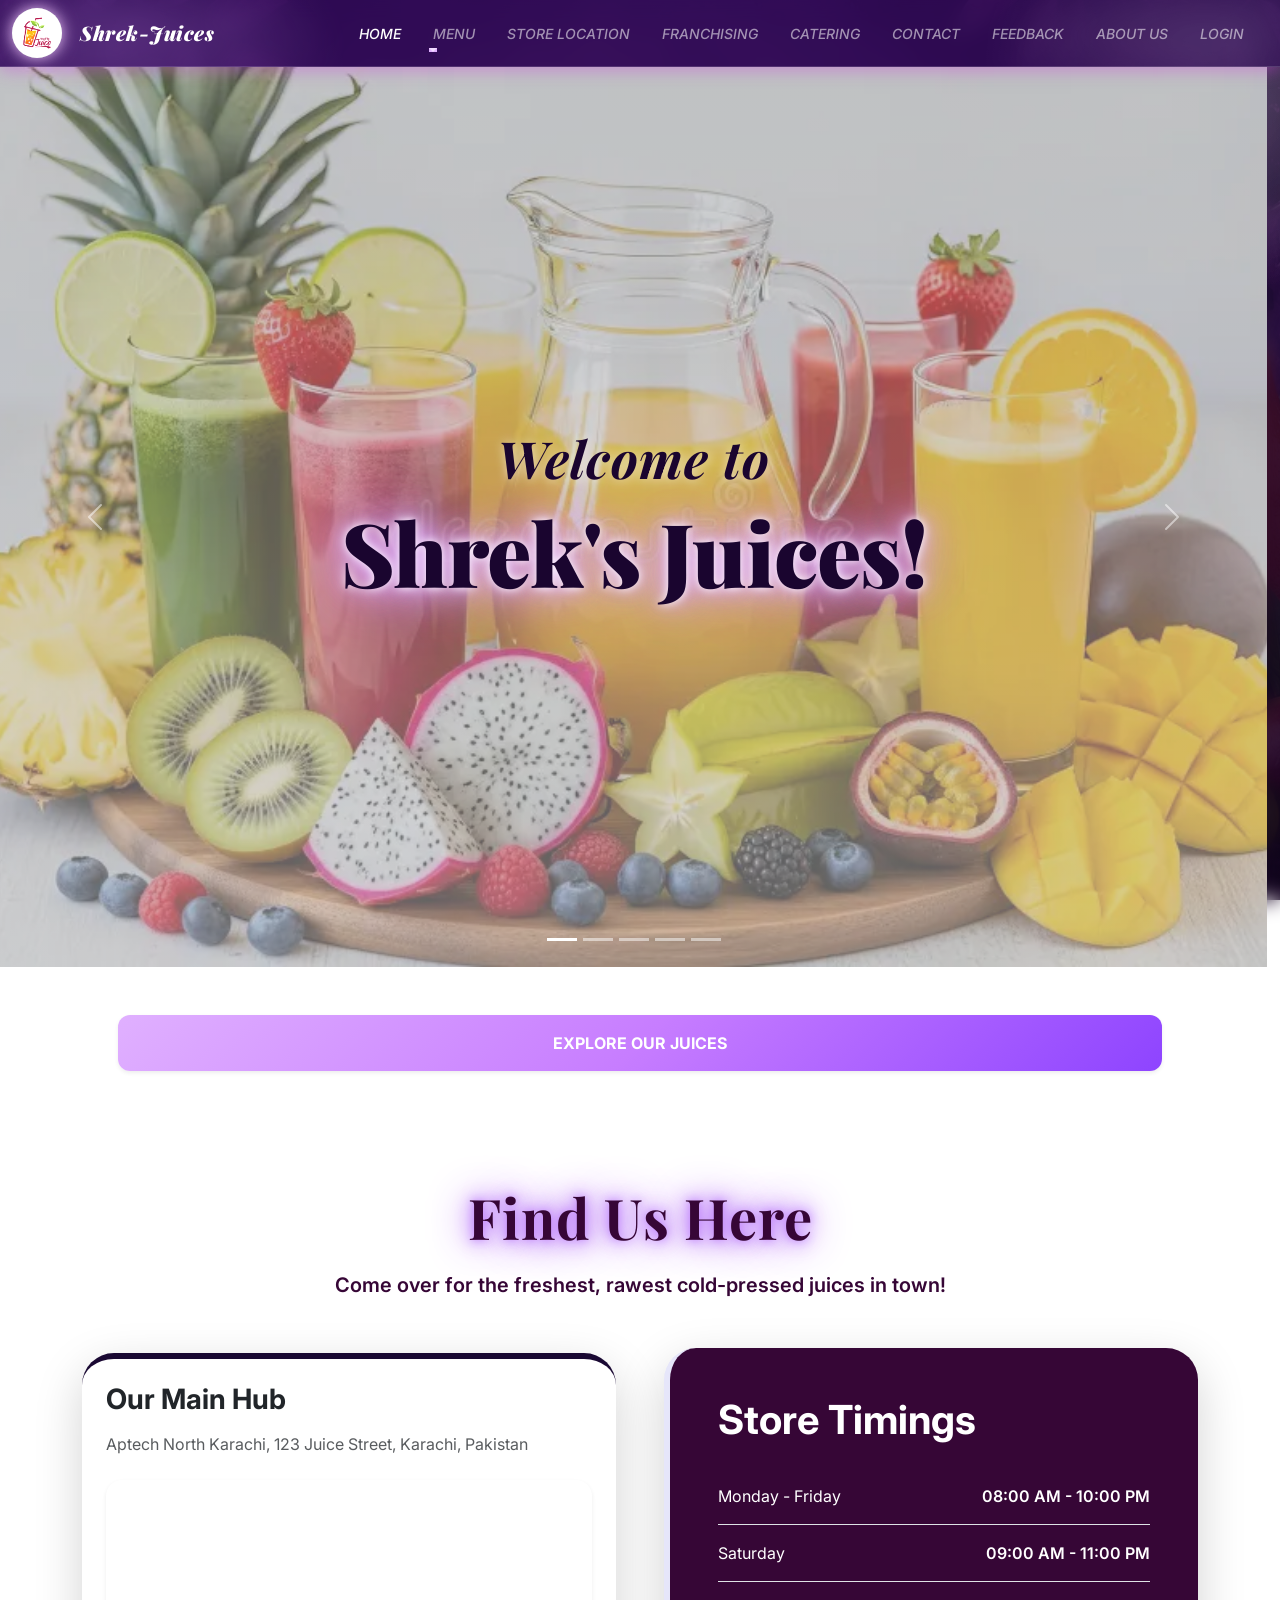
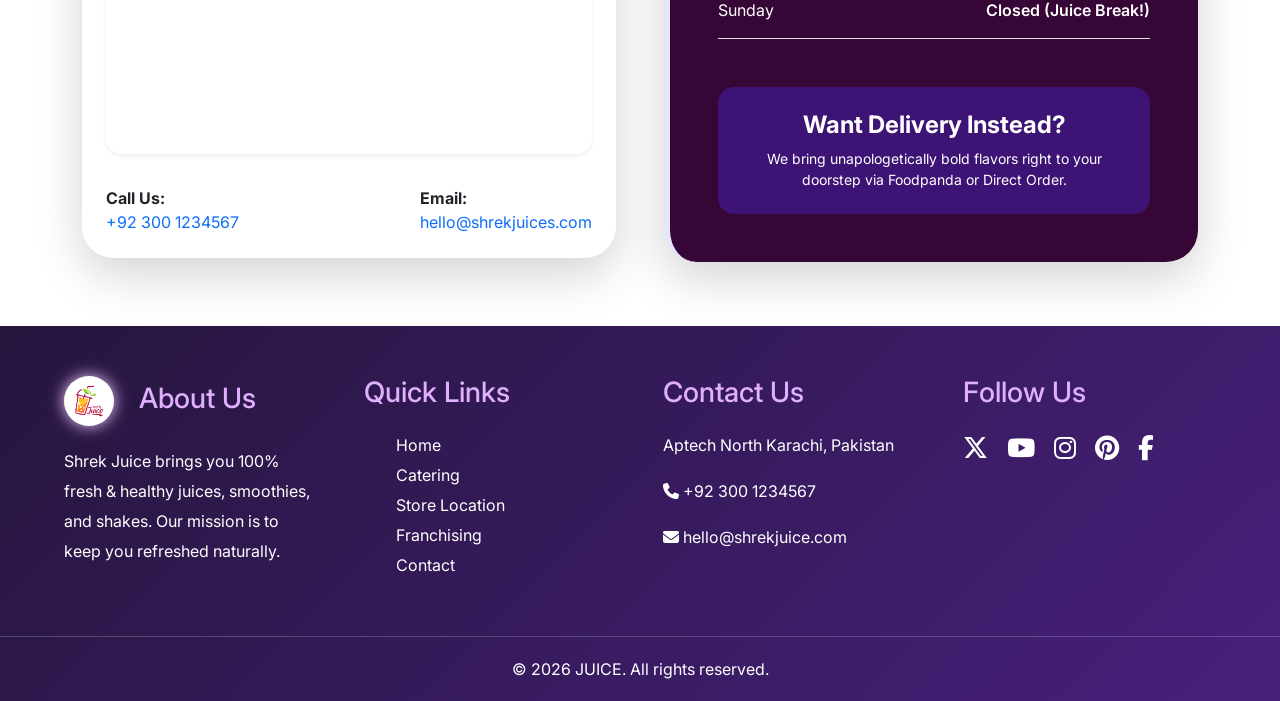
<file: index.html>
<!doctype html>
<html lang="en">

<head>
    <meta charset="utf-8">
    <meta name="viewport" content="width=device-width, initial-scale=1">
    
    <!-- Primary SEO Meta Tags -->
    <title>Shrek Juice Centre | Premium Fresh Juices & Event Catering</title>
    <meta name="description" content="Discover Shrek Juice Centre. We serve a massive variety of fresh, exotic, and signature juices. Providing premium juice bar catering services for weddings, corporate shows, and private events.">
    <meta name="keywords" content="Shrek Juice Centre, fresh juice corner, premium juice bar, wedding catering service, party drinks catering, live juice counter, corporate event shows, exotic fruit shakes">
    <meta name="robots" content="index, follow">
    <meta name="author" content="Shrek Juice Centre">

    <!-- Open Graph / Facebook / WhatsApp (Controls how the link looks when shared) -->
    <meta property="og:type" content="website">
    <meta property="og:url" content="https://shrek-juice.com/">
    <meta property="og:title" content="Shrek Juice Centre | Fresh Juices & Event Catering">
    <meta property="og:description" content="Famous for our incredible variety of fresh juices and premium live-counter catering for weddings and shows. Taste the freshness!">
    <meta property="og:image" content="https://shrek-juice.com/material/shrek-juice.jpg">

    <!-- Twitter Meta Tags -->
    <meta property="twitter:card" content="summary_large_image">
    <meta property="twitter:url" content="https://shrek-juice.com/">
    <meta property="twitter:title" content="Shrek Juice Centre | Fresh Juices & Event Catering">
    <meta property="twitter:description" content="Famous for our incredible variety of fresh juices and premium live-counter catering for weddings and shows.">
    <meta property="twitter:image" content="https://shrek-juice.com/material/shrek-juice.jpg">

    <!-- Font Awesome Icon CDN -->
    <link href="https://cdnjs.cloudflare.com/ajax/libs/font-awesome/6.5.1/css/all.min.css" rel="stylesheet">

    <!-- Shortcut Icon -->
    <link rel="shortcut icon" href="material/shrek-juice.jpg" type="image/x-icon">

    <!-- Bootstrap 5 CSS CDN Link -->
    <link href="https://cdn.jsdelivr.net/npm/bootstrap@5.3.3/dist/css/bootstrap.min.css" rel="stylesheet">

    <!-- Google Font Links -->
    <link href="https://fonts.googleapis.com/css2?family=Luckiest+Guy&display=swap" rel="stylesheet">
    <link href="https://fonts.googleapis.com/css2?family=Playfair+Display:ital,wght@0,700;0,900;1,700&family=Inter:wght@500&display=swap" rel="stylesheet">

    <!-- External Custom CSS Link -->
    <link rel="stylesheet" href="style.css">

    <!-- JSON Schema -->
     <script type="application/ld+json">
                           {
  "@context": "https://schema.org",
  "@type": "SoftwareSourceCode",
  "name": "Shrek-juice",
  "description": "A GitHub repository by Bushra-Amir. explore the codebase, architecture, and deployment configurations for the Shrek-juice project.",
  "url": "https://github.com/Bushra-Amir/Shrek-juice",
  "codeRepository": "https://github.com/Bushra-Amir/Shrek-juice.git",
  "programmingLanguage": [
    "JavaScript",
    "HTML",
    "CSS"
  ],
  "runtimePlatform": "Node.js",
  "author": {
    "@type": "Person",
    "name": "Bushra Amir",
    "url": "https://github.com/Bushra-Amir"
  },
  "publisher": {
    "@type": "ProfilePage",
    "name": "GitHub",
    "url": "https://github.com"
  },
  "license": "https://opensource.org/licenses/MIT",
  "isAccessibleForFree": true
}                                                                 
</script>
</head>

<body>
    <!--Navbar-->
    <nav class="navbar navbar-expand-lg navbar-dark bg-dark sticky-top">
        <div class="container-fluid">
            <img class="logo" src="material/shrek-juice.jpg" alt="Logo_juice">
            <a class="navbar-brand" href="index.html"> Shrek-Juices</a>
            <button class="navbar-toggler" type="button" data-bs-toggle="collapse" data-bs-target="#navbarNav"
                aria-controls="navbarNav" aria-expanded="false">
                <span class="navbar-toggler-icon"></span>
            </button>
            <div class="collapse navbar-collapse" id="navbarNav">
                <ul class="navbar-nav ms-auto mb-2 mb-lg-0 text-uppercase small">
                    <li class="nav-item">
                        <a class="nav-link active" aria-current="page" href="index.html">Home</a>
                    </li>

                    <li class="nav-item dropdown">
                        <a class="nav-link dropdown-toggle" href="#" role="button" data-bs-toggle="dropdown"
                            aria-expanded="false">
                            Menu
                        </a>
                        <ul class="dropdown-menu">
                            <li><a class="dropdown-item" href="fruit-categ.html">Fruit juices</a></li>
                            <li><a class="dropdown-item" href="vege-categ.html">Vegetable juices</a></li>
                            <li><a class="dropdown-item" href="smoothie-categ.html">Smoothies</a></li>
                            <li><a class="dropdown-item" href="protein-categ.html">Protein Shakes</a></li>
                            <li><a class="dropdown-item" href="winter.html">Winter Menu</a></li>
                            <li><a class="dropdown-item" href="chocolate-categ.html">Chocolate juices</a></li>
                            <li><a class="dropdown-item" href="mocktails-categ.html">Mocktails</a></li>
                        </ul>
                    </li>
                    <li class="nav-item">
                        <!-- Connecting directly to the Location section below -->
                        <a class="nav-link" href="index.html#Store-Location">Store Location</a>
                    </li>
                    <li class="nav-item">
                        <a class="nav-link" href="catering-franchising.html">Franchising</a>
                    </li>
                    <li class="nav-item">
                        <a class="nav-link" href="catering-franchising.html">Catering</a>
                    </li>
                    <li class="nav-item">
                        <a class="nav-link" href="contact.html">Contact</a>
                    </li>
                    <li class="nav-item">
                        <a class="nav-link" href="feedback.html">Feedback</a>
                    </li>
                    <li class="nav-item">
                        <!-- Connecting directly to About Us page -->
                        <a class="nav-link" href="About-us.html">About us</a>
                    </li>

                    <li class="nav-item">
                        <a class="nav-link" href="login.html">Login</a>
                    </li>
                </ul>
            </div>
        </div>
    </nav>

    <!--Hero-Section-->
    <section id="home">
        <div id="carouselExample" class="carousel slide" data-bs-ride="carousel"
            style="height: 100vh; width: 99vw; overflow: hidden;">
            <div class="carousel-indicators">
                <button type="button" data-bs-target="#carouselExample" data-bs-slide-to="0" class="active"
                    aria-current="true" aria-label="Slide 1"></button>
                <button type="button" data-bs-target="#carouselExample" data-bs-slide-to="1"
                    aria-label="Slide 2"></button>
                <button type="button" data-bs-target="#carouselExample" data-bs-slide-to="2"
                    aria-label="Slide 3"></button>
                <button type="button" data-bs-target="#carouselExample" data-bs-slide-to="3"
                    aria-label="Slide 4"></button>
                <button type="button" data-bs-target="#carouselExample" data-bs-slide-to="4"
                    aria-label="Slide 5"></button>
            </div>

            <div class="carousel-inner vh-100">
                <!-- Slide 1: Welcome -->
                <div class="carousel-item active" style="height: 100vh;">
                    <img src="material/assorted-fresh-tropical-fruit-juices-slices-arranged-wooden-board-healthy-breakfast-vibrant-colorful-collection-449753382 (1).webp"
                        class="d-block w-100" alt="Premium Purple Mocktail"
                        style="height: 100vh; object-fit: cover; object-position: center; filter: brightness(75%);">
                    <div
                        class=" carousel-caption-custom position-absolute top-50 start-50 translate-middle text-center w-100">
                        <h1 class="hero-main-heading">
                            <span class="animated-line-1">Welcome to</span>
                            <span class="animated-line-2">Shrek's Juices!</span>
                        </h1>
                    </div>
                </div>

                <!-- Slide 2: Chocolate Shakes -->
                <div class="carousel-item" style="height: 100vh; position: relative;">
                    <img src="material/royal-chocolate-shake.jpg" class="d-block w-100" alt="Gourmet Chocolate Shake"
                        style="height: 100vh; object-fit: cover; object-position: center; filter: brightness(75%);">
                    <div
                        class=" carousel-caption-custom position-absolute top-50 start-50 translate-middle text-center w-100">
                        <h1 class="hero-main-heading">
                            <span class="animated-line-1">Indulge In Our</span>
                            <span class="animated-line-2">Chocolate Shakes</span>
                        </h1>
                    </div>
                </div>

                <!-- Slide 3: Smoothies -->
                <div class="carousel-item" style="height: 100vh; position: relative;">
                    <img src="material/beetroot juice.jpg" class="d-block w-100" alt="Fresh Vibrant Smoothie"
                        style="height: 100vh; object-fit: cover; object-position: center; filter: brightness(75%);">
                    <div
                        class="carousel-caption-custom position-absolute top-50 start-50 translate-middle text-center w-100">
                        <h1 class="hero-main-heading">
                            <span class="animated-line-1">Sip The Finest</span>
                            <span class="animated-line-2">Smoothies</span>
                        </h1>
                    </div>
                </div>

                <!-- Slide 4: Fresh & Pure -->
                <div class="carousel-item" style="height: 100vh; position: relative;">
                    <img src="material/360_F_320502828_Z6gjUxZpvbBZ3CWGOVJWFLg9A0FlvheL.jpg" class="d-block w-100"
                        alt="Cold Pressed Beetroot Juice"
                        style="height: 100vh; object-fit: cover; object-position: center; filter: brightness(75%);">
                    <div
                        class="carousel-caption-custom position-absolute top-50 start-50 translate-middle text-center w-100">
                        <h1 class="hero-main-heading">
                            <span class="animated-line-1">100% Organic</span>
                            <span class="animated-line-2">Fresh & Pure</span>
                        </h1>
                    </div>
                </div>

                <!-- Slide 5: Healthy Vibes -->
                <div class="carousel-item" style="height: 100vh; position: relative;">
                    <img src="material/summer-cocktails-drinks-classic-alcoholic-260nw-2262764399.webp"
                        class="d-block w-100" alt="Healthy Strawberry Mix"
                        style="height: 100vh; object-fit: cover; object-position: center; filter: brightness(75%);">
                    <div class=" position-absolute top-50 start-50 translate-middle text-center w-100">
                        <h1 class="hero-main-heading">
                            <span class="animated-line-1">Feel Good With</span>
                            <span class="animated-line-2">Healthy Vibes</span>
                        </h1>
                    </div>
                </div>
            </div>

            <button class="carousel-control-prev" type="button" data-bs-target="#carouselExample" data-bs-slide="prev">
                <span class="carousel-control-prev-icon" aria-hidden="true"></span>
                <span class="visually-hidden">Previous</span>
            </button>
            <button class="carousel-control-next" type="button" data-bs-target="#carouselExample" data-bs-slide="next">
                <span class="carousel-control-next-icon" aria-hidden="true"></span>
                <span class="visually-hidden">Next</span>
            </button>
        </div>
    </section>


    <div class="container p-5 text-center align-content-center" id="category">
        <button id="openLampMenu" class="btn btn-lg btn-brand-primary rounded-pill px-4 py-3 fw-bold shadow-sm">
            Explore our Juices
        </button>
    </div>


    <div id="lampOverlay" class="lamp-overlay d-none">

        <div class="lamp-container">
            <div class="lamp-cord"></div>
            <div class="lamp-head"></div>
            <div class="light-beam"></div>
        </div>

        <button type="button" id="closeLampMenu" class="lamp-close-btn">&times;</button>

        <div class="lamp-content-wrapper container">
            <div class="text-center mb-5 content-fade-in">
                <h2 class="fw-bold fs-1 text-uppercase"
                    style="color: #fff; font-family: 'Playfair Display', serif; text-shadow: 0 0 10px rgba(255,255,255,0.5);">
                    Our Liquid Menu</h2>
                <p class="text-white-50">Select a category below to explore our fresh, wild, and raw signature blends.
                </p>
            </div>

            <div class="row g-4 justify-content-center content-fade-in">
                <div class="col-12 col-md-6 col-lg-4">
                    <div class="menu-category-card card h-100 text-white">
                        <div class="menu-card-img-wrapper">
                            <img src="material/orange juice.jpg" class="menu-card-img" alt="Fruit Juices">
                        </div>
                        <div class="card-body p-3 d-flex justify-content-between align-items-center">
                            <h5 class="card-title mb-0 fw-bold">Fruit Juices</h5>
                            <a href="fruit-categ.html" class="btn btn-sm btn-brand-primary rounded-pill px-3">View</a>
                        </div>
                    </div>
                </div>

                <div class="col-12 col-md-6 col-lg-4">
                    <div class="menu-category-card card h-100 text-white">
                        <div class="menu-card-img-wrapper">
                            <img src="material/glass-of-beetroot-juice-with-fresh-beetroots-and-greens-on-wooden-table-photo.jpg"
                                class="menu-card-img" alt="Vegetable Juices">
                        </div>
                        <div class="card-body p-3 d-flex justify-content-between align-items-center">
                            <h5 class="card-title mb-0 fw-bold">Vegetable Juices</h5>
                            <a href="vege-categ.html" class="btn btn-sm btn-brand-primary rounded-pill px-3">View</a>
                        </div>
                    </div>
                </div>

                <div class="col-12 col-md-6 col-lg-4">
                    <div class="menu-category-card card h-100 text-white">
                        <div class="menu-card-img-wrapper">
                            <img src="material/istockphoto-1126893721-612x612.jpg" class="menu-card-img chocolate-img"
                                alt="Chocolate Shakes">
                        </div>
                        <div class="card-body p-3 d-flex justify-content-between align-items-center">
                            <h5 class="card-title mb-0 fw-bold">Chocolate Shakes</h5>
                            <a href="chocolate-categ.html"
                                class="btn btn-sm btn-brand-primary rounded-pill px-3">View</a>
                        </div>
                    </div>
                </div>

                <div class="col-12 col-md-6 col-lg-4">
                    <div class="menu-category-card card h-100 text-white">
                        <div class="menu-card-img-wrapper">
                            <img src="material/royal-lemonade-alcoholic-cocktail-drink-260nw-2327977281.webp"
                                class="menu-card-img" alt="Mocktails">
                        </div>
                        <div class="card-body p-3 d-flex justify-content-between align-items-center">
                            <h5 class="card-title mb-0 fw-bold">Mocktails</h5>
                            <a href="mocktails-categ.html"
                                class="btn btn-sm btn-brand-primary rounded-pill px-3">View</a>
                        </div>
                    </div>
                </div>

                <div class="col-12 col-md-6 col-lg-4">
                    <div class="menu-category-card card h-100 text-white">
                        <div class="menu-card-img-wrapper">
                            <img src="material/strawberry-and-banana-smoothie-floating-on-black-background-photo.jpg"
                                class="menu-card-img" alt="Smoothies">
                        </div>
                        <div class="card-body p-3 d-flex justify-content-between align-items-center">
                            <h5 class="card-title mb-0 fw-bold">Smoothies</h5>
                            <a href="smoothie-categ.html"
                                class="btn btn-sm btn-brand-primary rounded-pill px-3">View</a>
                        </div>
                    </div>
                </div>
            </div>
        </div>
    </div>





    <!--Location Section (Linked with id)-->
    <main id="location-section" class="py-5 location-main-bg">
        <div class="container py-3">

            <!-- Find Us Text Block -->
            <div class="text-center mb-5 location-text-wrapper" id="Store-Location">
                <h1 class="display-4 fw-bold location-main-title">Find Us Here</h1>
                <p class="fs-5 text-lavender-sub">Come over for the freshest, rawest cold-pressed juices in town!</p>
            </div>

            <!-- Content Row for Cards -->
            <div class="row g-5 align-items-center">

                <!-- Left Column: Map & Address Details -->
                <div class="col-lg-6">
                    <div class="p-4 rounded-5 shadow-lg location-card-premium">
                        <h2 class="h3 fw-bold mb-3 card-title-purple">Our Main Hub</h2>
                        <p class="text-muted mb-4">Aptech North Karachi, 123 Juice Street, Karachi, Pakistan</p>

                        <!-- Google Map Embed -->
                        <div class="ratio ratio-16x9 rounded-4 overflow-hidden shadow-sm mb-4">
                            <iframe src="https://www.google.com/maps/embed?pb=!1m18!1m12!1m3!1d115729.09415501721!2d66.93342776250002!3d24.981958100000003!2m3!1f0!2f0!3f0!3m2!1i1024!2i768!4f13.1!3m3!1m2!1s0x3eb340e584b891c3%3A0x29b2cbc198ba2dbd!2sAptech%20Computer%20Education%20North%20Karachi%20Center!5e0!3m2!1sen!2s!4v1782255412918!5m2!1sen!2s" width="600" height="450" style="border:0;" allowfullscreen="" loading="lazy"></iframe>
                        </div>

                        <div class="d-flex justify-content-between align-items-center flex-wrap gap-2 pt-2">
                            <div>
                                <span class="fw-bold d-block card-label-purple">Call Us:</span>
                                <a href="tel:+923001234567" class="text-decoration-none contact-link-purple">+92 300
                                    1234567</a>
                            </div>
                            <div>
                                <span class="fw-bold d-block card-label-purple">Email:</span>
                                <a href="mailto:hello@shrekjuices.com"
                                    class="text-decoration-none contact-link-purple">hello@shrekjuices.com</a>
                            </div>
                        </div>
                    </div>
                </div>

                <!-- Right Column: Store Timings & Delivery Status -->
                <div class="col-lg-6">
                    <div
                        class="p-5 text-white rounded-5 shadow-lg timing-card-premium d-flex flex-column justify-content-center">
                        <h2 class="display-6 fw-bold mb-4 timing-header-title">Store Timings</h2>

                        <div class="timing-row d-flex justify-content-between py-3 border-bottom">
                            <span>Monday - Friday</span>
                            <span class="fw-semibold text-highlight-lavender">08:00 AM - 10:00 PM</span>
                        </div>
                        <div class="timing-row d-flex justify-content-between py-3 border-bottom">
                            <span>Saturday</span>
                            <span class="fw-semibold text-highlight-lavender">09:00 AM - 11:00 PM</span>
                        </div>
                        <div class="timing-row d-flex justify-content-between py-3 border-bottom">
                            <span>Sunday</span>
                            <span class="fw-semibold text-highlight-muted">Closed (Juice Break!)</span>
                        </div>

                        <!-- Inside Delivery Box Banner -->
                        <div class="mt-5 p-4 rounded-4 delivery-box-premium text-center">
                            <h4 class="fw-bold mb-2 delivery-title">Want Delivery Instead?</h4>
                            <p class="small mb-0 delivery-desc">We bring unapologetically bold flavors right to your
                                doorstep via Foodpanda or Direct Order.</p>
                        </div>
                    </div>
                </div>

            </div>
        </div>
    </main>
    <!-- footer -->
    <footer class="footer">
        <div class="footer-container">

            <div class="footer-box">
                <h3>
                    <img src="material/shrek-juice.jpg" alt="logo" class="logo">
                    About Us</h3>
                <p>
                    Shrek Juice brings you 100% fresh & healthy juices,
                    smoothies, and shakes. Our mission is to keep you refreshed naturally.
                </p>
            </div>

            <div class="footer-box">
                <h3>Quick Links</h3>
                <ul>
                    <li><a href="index.html">Home</a></li>
                    <li><a href="catering-franchising.html">Catering</a></li>
                    <li><a href="index.html#Store-Location">Store Location</a></li>
                    <li><a href="catering-franchising.html">Franchising</a></li>
                    <li><a href="contact.html">Contact</a></li>
                </ul>
            </div>

            <div class="footer-box">
                <h3>Contact Us</h3>
                <p>Aptech North Karachi, Pakistan</p>
                <p><i class="fas fa-phone"></i> +92 300 1234567</p>
                <p><i class="fas fa-envelope"></i> hello@shrekjuice.com</p>
            </div>

            <div class="footer-box">
                <h3>Follow Us</h3>
                <div class="social-icons">
                    <a href="https://x.com/"><i class="fa-brands fa-x-twitter"></i></a>
                    <a href="https://www.youtube.com/"><i class="fa-brands fa-youtube"></i></a>
                    <a href="https://www.instagram.com/?hl=en"><i class="fa-brands fa-instagram"></i></a>
                    <a href="https://www.pinterest.com/"><i class="fa-brands fa-pinterest"></i></a>
                    <a href="https://www.facebook.com/"><i class="fa-brands fa-facebook-f"></i></a>
                </div>
            </div>

        </div>

        <div class="footer-bottom"> &copy; 2026 JUICE. All rights reserved.</div>
    </footer>


    <!-- Bootstrap 5 JS CDN -->
    <script src="https://cdn.jsdelivr.net/npm/bootstrap@5.3.3/dist/js/bootstrap.bundle.min.js"></script>
    <!-- External JS Link -->
    <script src="script.js"></script>

    <!-- lamp  -->
    <script>
        document.addEventListener("DOMContentLoaded", function () {
            const openBtn = document.getElementById("openLampMenu");
            const closeBtn = document.getElementById("closeLampMenu");
            const overlay = document.getElementById("lampOverlay");

            openBtn.addEventListener("click", function () {
                // Show overlay structure 
                overlay.classList.remove("d-none");

                // Lock body scrolling
                document.body.style.overflow = "hidden";

                // Slight timeout to let DOM catch up so CSS transitions render smoothly
                setTimeout(() => {
                    overlay.classList.add("active");
                }, 10);
            });

            closeBtn.addEventListener("click", function () {
                overlay.classList.remove("active");
                document.body.style.overflow = "auto";

                // Wait for fadeout animation to complete before completely hiding element
                setTimeout(() => {
                    overlay.classList.add("d-none");
                }, 400);
            });
        });
    </script>
</body>

</html>
</file>
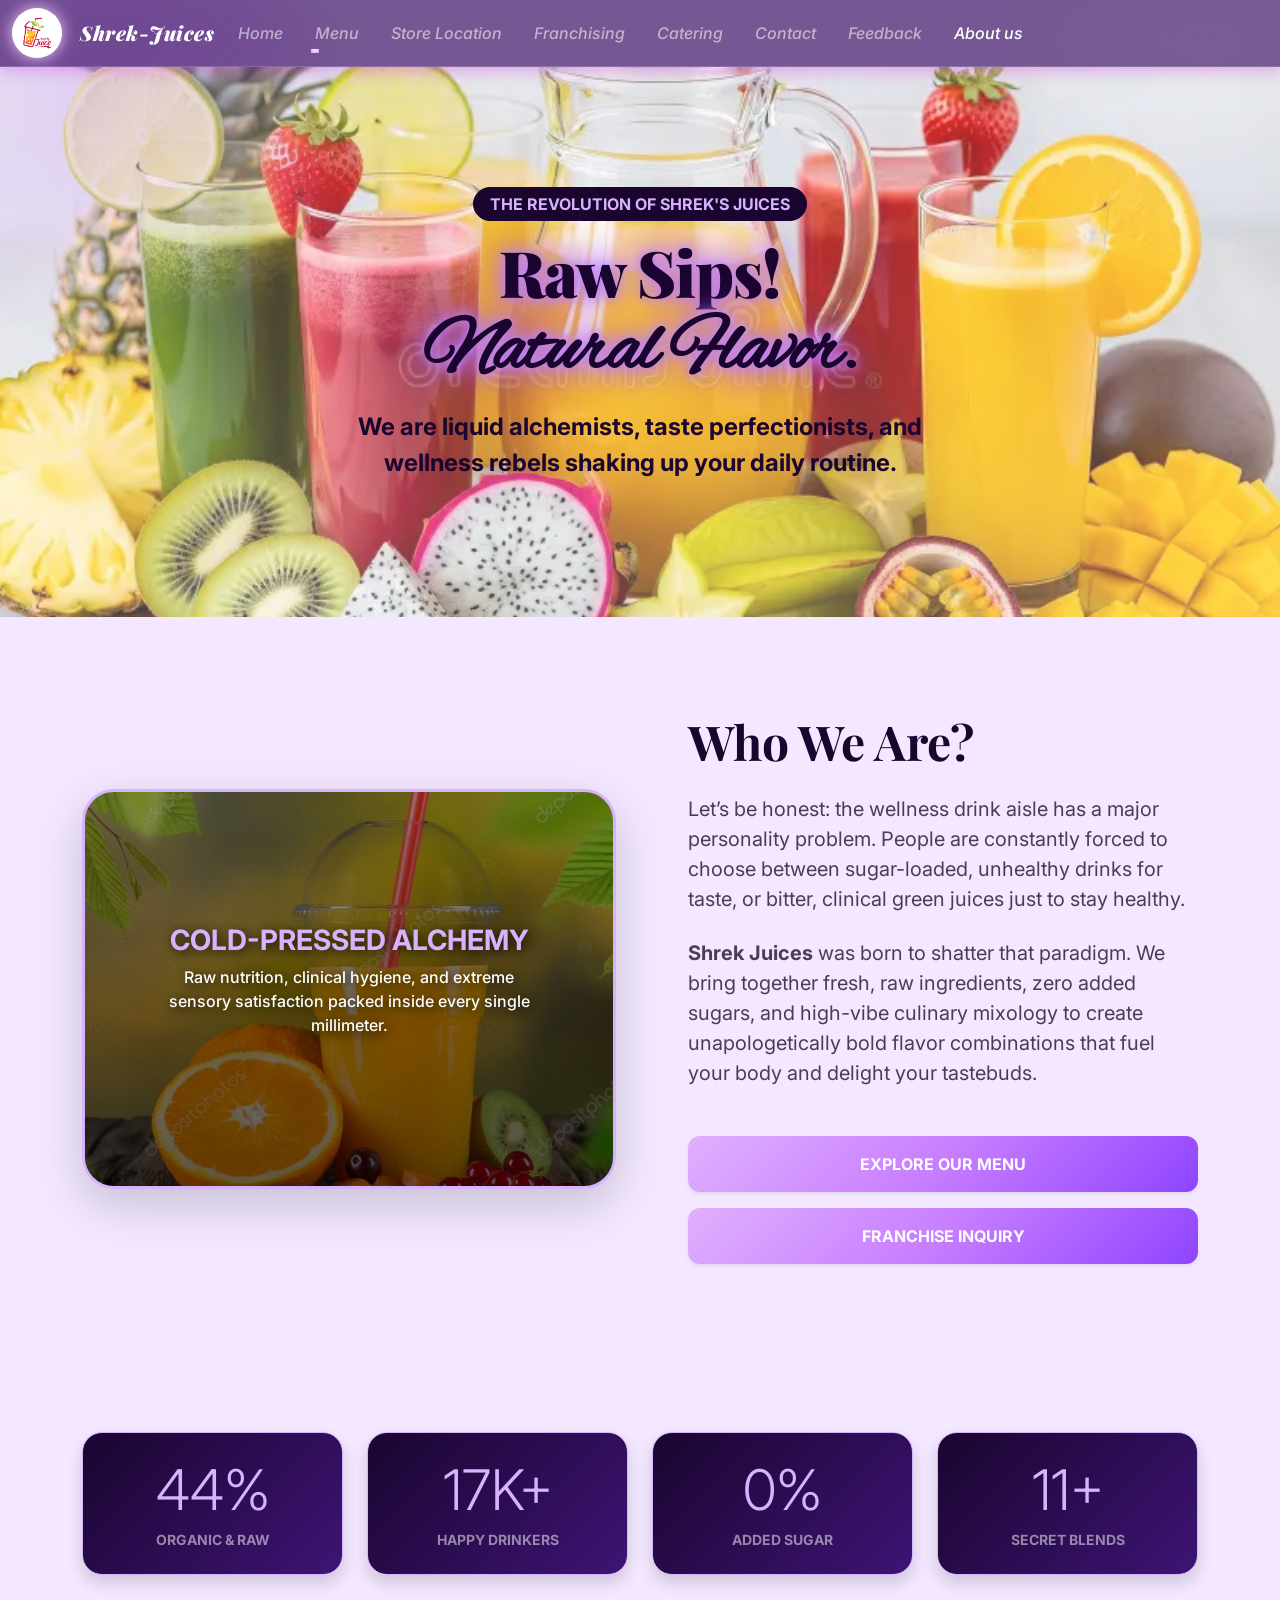
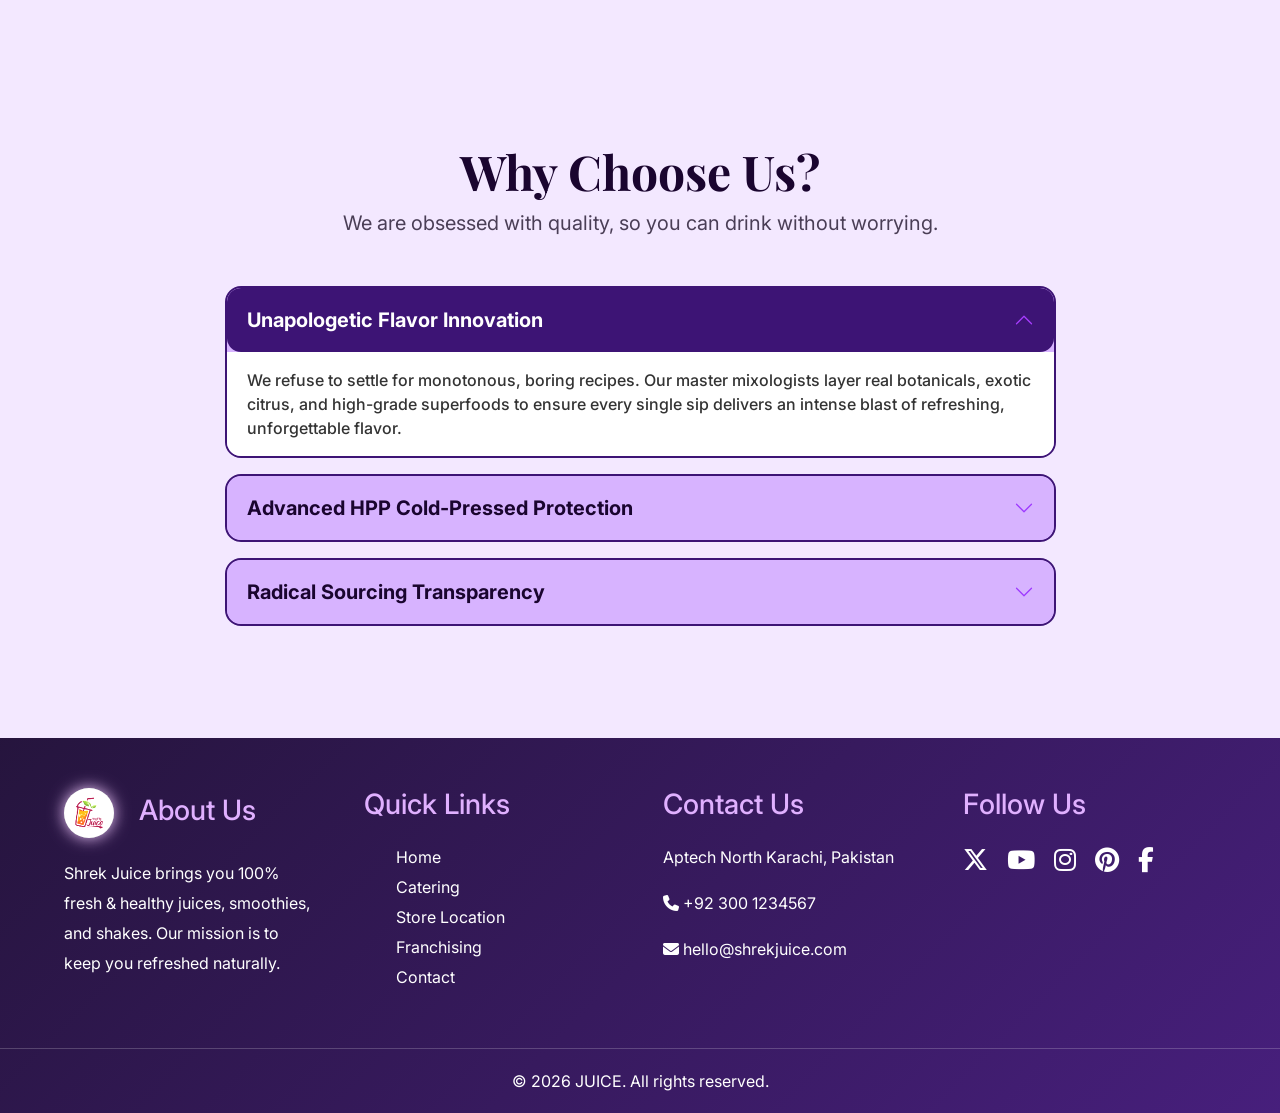
<file: About-us.html>
<!DOCTYPE html>
<html lang="en">
<head>
    <meta charset="UTF-8">
    <meta name="viewport" content="width=device-width, initial-scale=1.0">
    <title>About Us | Shrek Juices</title>
    
    <!-- Bootstrap 5 CSS -->
    <link href="https://cdn.jsdelivr.net/npm/bootstrap@5.3.3/dist/css/bootstrap.min.css" rel="stylesheet">
    <!-- AOS Animation Library CSS -->
    <link href="https://unpkg.com/aos@2.3.1/dist/aos.css" rel="stylesheet">
    
       <!-- font awesome icon cdn  -->
    <link href="https://cdnjs.cloudflare.com/ajax/libs/font-awesome/6.5.1/css/all.min.css" rel="stylesheet">



    <!-- Google Fonts -->
    <link rel="preconnect" href="https://fonts.googleapis.com">
    <link rel="preconnect" href="https://fonts.gstatic.com" crossorigin>
    <link href="https://fonts.googleapis.com/css2?family=Alex+Brush&family=Inter:wght@400;700;900&family=Playfair+Display:ital,wght@0,700;0,900;1,700&family=Luckiest+Guy&display=swap" rel="stylesheet">
    
    <!-- External Custom CSS Link -->
    <link rel="stylesheet" href="style.css">
</head>
<body class="about-page">

    <!--Navbar (Added for navigation continuity)-->
    <nav class="navbar navbar-expand-lg navbar-dark bg-dark sticky-top">
        <div class="container-fluid">
            <img class="logo" src="material/shrek-juice.jpg" alt="juice">
            <a class="navbar-brand" href="navbar.html">Shrek-Juices</a>
            <button class="navbar-toggler" type="button" data-bs-toggle="collapse"
                data-bs-target="#navbarSupportedContent" aria-controls="navbarSupportedContent" aria-expanded="false"
                aria-label="Toggle navigation">
                <span class="navbar-toggler-icon"></span>
            </button>
            <div class="collapse navbar-collapse" id="navbarSupportedContent">
                <ul class="navbar-nav me-auto mb-2 mb-lg-0">
                    <li class="nav-item">
                        <a class="nav-link" href="index.html">Home</a>
                    </li>
                    <li class="nav-item dropdown">
                        <a class="nav-link dropdown-toggle" href="#" role="button" data-bs-toggle="dropdown" aria-expanded="false">
                            Menu
                        </a>
                        <ul class="dropdown-menu">
                            <li><a class="dropdown-item" href="fruit-categ.html">Fruit juices</a></li>
                            <li><a class="dropdown-item" href="vege-categ.html">Vegetable juices</a></li>
                            <li><a class="dropdown-item" href="smoothie-categ.html">Smoothies</a></li>
                            <li><a class="dropdown-item" href="protein-categ.html">Protein Shakes</a></li>
                            <li><a class="dropdown-item" href="winter.html"><b>Winter Menu</b></a></li>
                            <li><a class="dropdown-item" href="chocolate-categ.html">Chocolate juices</a></li>
                            <li><a class="dropdown-item" href="mocktails-categ.html">Mock Tails</a></li>
                        </ul>
                    </li>
                    <li class="nav-item">
                        <a class="nav-link" href="index.html">Store Location</a>
                    </li>
                    <li class="nav-item">
                        <a class="nav-link" href="catering-franchising.html">Franchising</a>
                    </li>
                    <li class="nav-item">
                        <a class="nav-link" href="catering-franchising.html">Catering</a>
                    </li>
                    <li class="nav-item">
                        <a class="nav-link" href="contact.html">Contact</a>
                    </li>
                    <li class="nav-item">
                        <a class="nav-link" href="feedback.html">Feedback</a>
                    </li>
                    <li class="nav-item">
                        <a class="nav-link active" href="About-us.html">About us</a>
                    </li>
                </ul>
            </div>
        </div>
    </nav>

    <!-- Hero Section -->
    <section class="py-5 text-center position-relative overflow-hidden hero-img-overlay" id="Main">
        <div class="container py-5 my-4 position-relative z-1">
            <span class="text-uppercase tracking-widest fw-bold px-3 py-1 rounded-pill mb-3 d-inline-block hero-badge" 
                  data-aos="fade-down" data-aos-duration="800">
                The Revolution Of Shrek's Juices
            </span>
            
            <h1 class="hero-title mb-4" data-aos="fade-up" data-aos-duration="1000" data-aos-delay="200">
                Raw Sips! <br class="d-none d-md-block">
                <span class="cursive-text">Natural Flavor.</span>
            </h1>
            
            <p class="hero-lead-text fs-4 mx-auto" style="max-width: 650px;" data-aos="fade-up" data-aos-duration="1000" data-aos-delay="400">
                We are liquid alchemists, taste perfectionists, and wellness rebels shaking up your daily routine.
            </p>
        </div>
    </section>

    <!-- Description Section -->
    <section class="py-5 bg-custom-lavender-section">
        <div class="container py-5">
            <div class="row align-items-center g-5">
                <div class="col-lg-6" data-aos="fade-right" data-aos-duration="1000">
                    <div class="position-relative">
                        <div class="p-5 text-center text-white rounded-5 shadow-lg d-flex flex-column justify-content-center align-items-center alchemy-image-card">
                            <h3 class="fw-bold text-uppercase text-white">Cold-Pressed Alchemy</h3>
                            <p class="text-white px-4 fw-medium">Raw nutrition, clinical hygiene, and extreme sensory satisfaction packed inside every single millimeter.</p>
                        </div>
                    </div>
                </div>
                <div class="col-lg-6" data-aos="fade-left" data-aos-duration="1000" data-aos-delay="200">
                    <div class="ps-lg-4">
                        <h2 class="display-5 fw-bold mb-4" style="color: var(--dark-purple); font-family: 'Playfair Display', serif;">Who We Are?</h2>
                        <p class="fs-5 mb-4 lh-base text-muted-custom">
                            Let’s be honest: the wellness drink aisle has a major personality problem. People are constantly forced to choose between sugar-loaded, unhealthy drinks for taste, or bitter, clinical green juices just to stay healthy. 
                        </p>
                        <p class="fs-5 mb-5 lh-base text-muted-custom">
                            <strong>Shrek Juices</strong> was born to shatter that paradigm. We bring together fresh, raw ingredients, zero added sugars, and high-vibe culinary mixology to create unapologetically bold flavor combinations that fuel your body and delight your tastebuds.
                        </p>
                        
                        <div class="d-flex flex-wrap gap-3">
                            <button type="button" class="btn btn-brand-primary btn-lg px-4 py-3 rounded-pill shadow-sm" data-bs-toggle="modal" data-bs-target="#visualMenuModal">
                                Explore Our Menu
                            </button>

                            <button type="button" class="btn btn-brand-primary btn-lg px-4 py-3 rounded-pill shadow-sm" data-bs-toggle="modal" data-bs-target="#franchiseModal">
                                Franchise Inquiry
                            </button>
                        </div>
                    </div>
                </div>
            </div>
        </div>
    </section>

    <!-- Liquid Menu Modal -->
    <div class="modal fade" id="visualMenuModal" tabindex="-1" aria-labelledby="visualMenuModalLabel" aria-hidden="true">
        <div class="modal-dialog modal-lg modal-dialog-centered modal-dialog-scrollable">
            <div class="modal-content modal-custom-content shadow-lg">
                <div class="modal-header modal-custom-header p-4">
                    <h5 class="modal-title fw-bold fs-3 text-uppercase" id="visualMenuModalLabel" style="color: var(--lavender); font-family: 'Playfair Display', serif;">Our Liquid Menu</h5>
                    <button type="button" class="btn-close btn-close-white" data-bs-dismiss="modal" aria-label="Close"></button>
                </div>
                <div class="modal-body p-4">
                    <p class="text-white-50 mb-4">Select a category below to explore our fresh, wild, and raw signature blends.</p>
                    
                    <div class="row g-4">
                        <div class="col-12 col-sm-6">
                            <div class="menu-category-card card h-100 text-white">
                                <div class="menu-card-img-wrapper">
                                    <img src="material/orange juice.jpg" class="menu-card-img" alt="Fruit Juices">
                                </div>
                                <div class="card-body p-3 d-flex justify-content-between align-items-center">
                                    <h5 class="card-title mb-0 fw-bold">Fruit Juices</h5>
                                    <a href="fruit-categ.html" class="btn btn-sm btn-brand-primary rounded-pill px-3">View</a>
                                </div>
                            </div>
                        </div>

                        <div class="col-12 col-sm-6">
                            <div class="menu-category-card card h-100 text-white">
                                <div class="menu-card-img-wrapper">
                                    <img src="material/glass-of-beetroot-juice-with-fresh-beetroots-and-greens-on-wooden-table-photo.jpg" class="menu-card-img" alt="Vegetable Juices">
                                </div>
                                <div class="card-body p-3 d-flex justify-content-between align-items-center">
                                    <h5 class="card-title mb-0 fw-bold">Vegetable Juices</h5>
                                    <a href="vege-categ.html" class="btn btn-sm btn-brand-primary rounded-pill px-3">View</a>
                                </div>
                            </div>
                        </div>

                        <div class="col-12 col-sm-6">
                            <div class="menu-category-card card h-100 text-white">
                                <div class="menu-card-img-wrapper">
                                    <img src="material/istockphoto-1126893721-612x612.jpg" class="menu-card-img chocolate-img" alt="Chocolate Shakes">
                                </div>
                                <div class="card-body p-3 d-flex justify-content-between align-items-center">
                                    <h5 class="card-title mb-0 fw-bold">Chocolate Shakes</h5>
                                    <a href="chocolate-categ.html" class="btn btn-sm btn-brand-primary rounded-pill px-3">View</a>
                                </div>
                            </div>
                        </div>

                        <div class="col-12 col-sm-6">
                            <div class="menu-category-card card h-100 text-white">
                                <div class="menu-card-img-wrapper">
                                    <img src="material/royal-lemonade-alcoholic-cocktail-drink-260nw-2327977281.webp" class="menu-card-img" alt="Mocktails">
                                </div>
                                <div class="card-body p-3 d-flex justify-content-between align-items-center">
                                    <h5 class="card-title mb-0 fw-bold">Mocktails</h5>
                                    <a href="mocktails-categ.html" class="btn btn-sm btn-brand-primary rounded-pill px-3">View</a>
                                </div>
                            </div>
                        </div>

                        <div class="col-12 col-sm-6 mx-auto">
                            <div class="menu-category-card card h-100 text-white">
                                <div class="menu-card-img-wrapper">
                                    <img src="material/strawberry-and-banana-smoothie-floating-on-black-background-photo.jpg" class="menu-card-img" alt="Smoothies">
                                </div>
                                <div class="card-body p-3 d-flex justify-content-between align-items-center">
                                    <h5 class="card-title mb-0 fw-bold">Smoothies</h5>
                                    <a href="smoothie-categ.html" class="btn btn-sm btn-brand-primary rounded-pill px-3" >View</a>
                                </div>
                            </div>
                        </div>
                    </div>
                </div>
            </div>
        </div>
    </div>

    <!-- Franchise Modal -->
    <div class="modal fade" id="franchiseModal" tabindex="-1" aria-labelledby="franchiseModalLabel" aria-hidden="true">
        <div class="modal-dialog modal-dialog-centered">
            <div class="modal-content modal-custom-content shadow-lg">
                <div class="modal-header modal-custom-header p-4">
                    <h5 class="modal-title fw-bold fs-4 text-uppercase" id="franchiseModalLabel" style="color: var(--lavender); font-family: 'Playfair Display', serif;">Franchise Inquiry</h5>
                    <button type="button" class="btn-close btn-close-white" data-bs-dismiss="modal" aria-label="Close"></button>
                </div>
                <div class="modal-body p-4">
                    <p class="text-white-50 mb-4">Let's bring the liquid flavor revolution to your city. Fill out this quick inquiry form and our team will reach out.</p>
                    <form id="franchiseForm">
                        <div class="mb-3">
                            <label for="fullName" class="form-label fw-bold small text-uppercase">Full Name <span class="text-danger">*</span></label>
                            <input type="text" id="fullName" name="fullName" class="form-control form-control-custom p-3 rounded-3" placeholder="Enter your name" required>
                        </div>
                        <div class="mb-3">
                            <label for="emailAddress" class="form-label fw-bold small text-uppercase">Email Address <span class="text-danger">*</span></label>
                            <input type="email" id="emailAddress" name="emailAddress" class="form-control form-control-custom p-3 rounded-3" placeholder="Enter your email" required>
                        </div>
                        <div class="mb-3">
                            <label for="targetLocation" class="form-label fw-bold small text-uppercase">Target Location / City <span class="text-danger">*</span></label>
                            <input type="text" id="targetLocation" name="targetLocation" class="form-control form-control-custom p-3 rounded-3" placeholder="e.g. New York, London" required>
                        </div>
                        <div class="mb-3">
                            <label for="message" class="form-label fw-bold small text-uppercase">Inquiry Message <span class="text-danger">*</span></label>
                            <textarea id="message" name="message" class="form-control form-control-custom p-3 rounded-3" rows="4" placeholder="Tell us about your experience and business investment goals..." required></textarea>
                        </div>
                        <button type="submit" class="btn btn-brand-primary w-100 py-3 mt-2 rounded-pill text-uppercase tracking-wider">Submit Inquiry</button>
                    </form>
                </div>
            </div>
        </div>
    </div>

    <!-- Counters Section -->
    <section class="py-5 counter-section">
        <div class="container py-4">
            <div class="row g-4 text-center">
                <div class="col-12 col-sm-6 col-lg-3" data-aos="zoom-in" data-aos-duration="600" data-aos-delay="100">
                    <div class="p-4 stat-card text-white shadow">
                        <div class="display-4 fw-black mb-1 dynamic-counter" data-target="100" data-suffix="%" style="color: var(--lavender);">0%</div>
                        <div class="text-uppercase tracking-wider fw-bold small text-white-50">Organic & Raw</div>
                    </div>
                </div>
                <div class="col-12 col-sm-6 col-lg-3" data-aos="zoom-in" data-aos-duration="600" data-aos-delay="200">
                    <div class="p-4 stat-card text-white shadow">
                        <div class="display-4 fw-black mb-1 dynamic-counter" data-target="40" data-suffix="K+" style="color: var(--lavender);">0K+</div>
                        <div class="text-uppercase tracking-wider fw-bold small text-white-50">Happy Drinkers</div>
                    </div>
                </div>
                <div class="col-12 col-sm-6 col-lg-3" data-aos="zoom-in" data-aos-duration="600" data-aos-delay="300">
                    <div class="p-4 stat-card text-white shadow">
                        <div class="display-4 fw-black mb-1 dynamic-counter" data-target="0" data-suffix="%" style="color: var(--lavender);">0%</div>
                        <div class="text-uppercase tracking-wider fw-bold small text-white-50">Added Sugar</div>
                    </div>
                </div>
                <div class="col-12 col-sm-6 col-lg-3" data-aos="zoom-in" data-aos-duration="600" data-aos-delay="400">
                    <div class="p-4 stat-card text-white shadow">
                        <div class="display-4 fw-black mb-1 dynamic-counter" data-target="25" data-suffix="+" style="color: var(--lavender);">0+</div>
                        <div class="text-uppercase tracking-wider fw-bold small text-white-50">Secret Blends</div>
                    </div>
                </div>
            </div>
        </div>
    </section>

    <!-- Accordion Section -->
    <section class="py-5 bg-custom-lavender-section">
        <div class="container py-5">
            <div class="text-center mb-5" data-aos="fade-up" data-aos-duration="800">
                <h2 class="display-5 fw-bold" style="color: var(--dark-purple); font-family: 'Playfair Display', serif;">Why Choose Us?</h2>
                <p class="fs-5 text-muted-custom">We are obsessed with quality, so you can drink without worrying.</p>
            </div>

            <div class="row justify-content-center">
                <div class="col-lg-9" data-aos="fade-up" data-aos-duration="1000" data-aos-delay="200">
                    <div class="accordion custom-accordion" id="premiumJuiceAccordion">
                        
                        <div class="accordion-item">
                            <h2 class="accordion-header">
                                <button class="accordion-button fs-5" type="button" data-bs-toggle="collapse" data-bs-target="#chooseOne" aria-expanded="true">
                                    Unapologetic Flavor Innovation
                                </button>
                            </h2>
                            <div id="chooseOne" class="accordion-collapse collapse show" data-bs-parent="#premiumJuiceAccordion">
                                <div class="accordion-body">
                                    We refuse to settle for monotonous, boring recipes. Our master mixologists layer real botanicals, exotic citrus, and high-grade superfoods to ensure every single sip delivers an intense blast of refreshing, unforgettable flavor.
                                </div>
                            </div>
                        </div>

                        <div class="accordion-item">
                            <h2 class="accordion-header">
                                <button class="accordion-button collapsed fs-5" type="button" data-bs-toggle="collapse" data-bs-target="#chooseTwo">
                                    Advanced HPP Cold-Pressed Protection
                                </button>
                            </h2>
                            <div id="chooseTwo" class="accordion-collapse collapse" data-bs-parent="#premiumJuiceAccordion">
                                <div class="accordion-body">
                                    We never boil, heat, or pasteurize our ingredients. By utilizing state-of-the-art High-Pressure Processing (HPP) technology, we lock in 100% of the active live enzymes, vitamins, and natural colors without a single chemical preservative.
                                </div>
                            </div>
                        </div>

                        <div class="accordion-item">
                            <h2 class="accordion-header">
                                <button class="accordion-button collapsed fs-5" type="button" data-bs-toggle="collapse" data-bs-target="#chooseThree">
                                    Radical Sourcing Transparency
                                </button>
                            </h2>
                            <div id="chooseThree" class="accordion-collapse collapse" data-bs-parent="#premiumJuiceAccordion">
                                <div class="accordion-body">
                                    No mystery suppliers or cutting corners. Every piece of fruit and vegetable is sourced directly from certified, eco-friendly farms. We operate on absolute transparency—what you see on our label is exactly what is inside your bottle.
                                </div>
                            </div>
                        </div>

                    </div>
                </div>
            </div>
        </div>
    </section>


      <!-- footer -->
    <footer class="footer">
        <div class="footer-container">

            <div class="footer-box">
                <h3>
                    <img src="material/shrek-juice.jpg" alt="logo" class="logo">
                    About Us</h3>
                <p>
                    Shrek Juice brings you 100% fresh & healthy juices,
                    smoothies, and shakes. Our mission is to keep you refreshed naturally.
                </p>
            </div>

            <div class="footer-box">
                <h3>Quick Links</h3>
                <ul>
                    <li><a href="index.html">Home</a></li>
                    <li><a href="catering-franchising.html">Catering</a></li>
                    <li><a href="index.html#Store-Location">Store Location</a></li>
                    <li><a href="catering-franchising.html">Franchising</a></li>
                    <li><a href="contact.html">Contact</a></li>
                </ul>
            </div>

            <div class="footer-box">
                <h3>Contact Us</h3>
                <p>Aptech North Karachi, Pakistan</p>
                <p><i class="fas fa-phone"></i> +92 300 1234567</p>
                <p><i class="fas fa-envelope"></i> hello@shrekjuice.com</p>
            </div>

            <div class="footer-box">
                <h3>Follow Us</h3>
                <div class="social-icons">
                    <a href="https://x.com/"><i class="fa-brands fa-x-twitter"></i></a>
                    <a href="https://www.youtube.com/"><i class="fa-brands fa-youtube"></i></a>
                    <a href="https://www.instagram.com/?hl=en"><i class="fa-brands fa-instagram"></i></a>
                    <a href="https://www.pinterest.com/"><i class="fa-brands fa-pinterest"></i></a>
                    <a href="https://www.facebook.com/"><i class="fa-brands fa-facebook-f"></i></a>
                </div>
            </div>

        </div>

        <div class="footer-bottom"> &copy; 2026 JUICE. All rights reserved.</div>
    </footer>

    <!-- Bootstrap 5 JS Bundle -->
    <script src="https://cdn.jsdelivr.net/npm/bootstrap@5.3.3/dist/js/bootstrap.bundle.min.js"></script>
    <!-- AOS Animation Library JS -->
    <script src="https://unpkg.com/aos@2.3.1/dist/aos.js"></script>
    <!-- External JS Link -->
    <script src="script.js"></script>
</body>
</html>
</file>
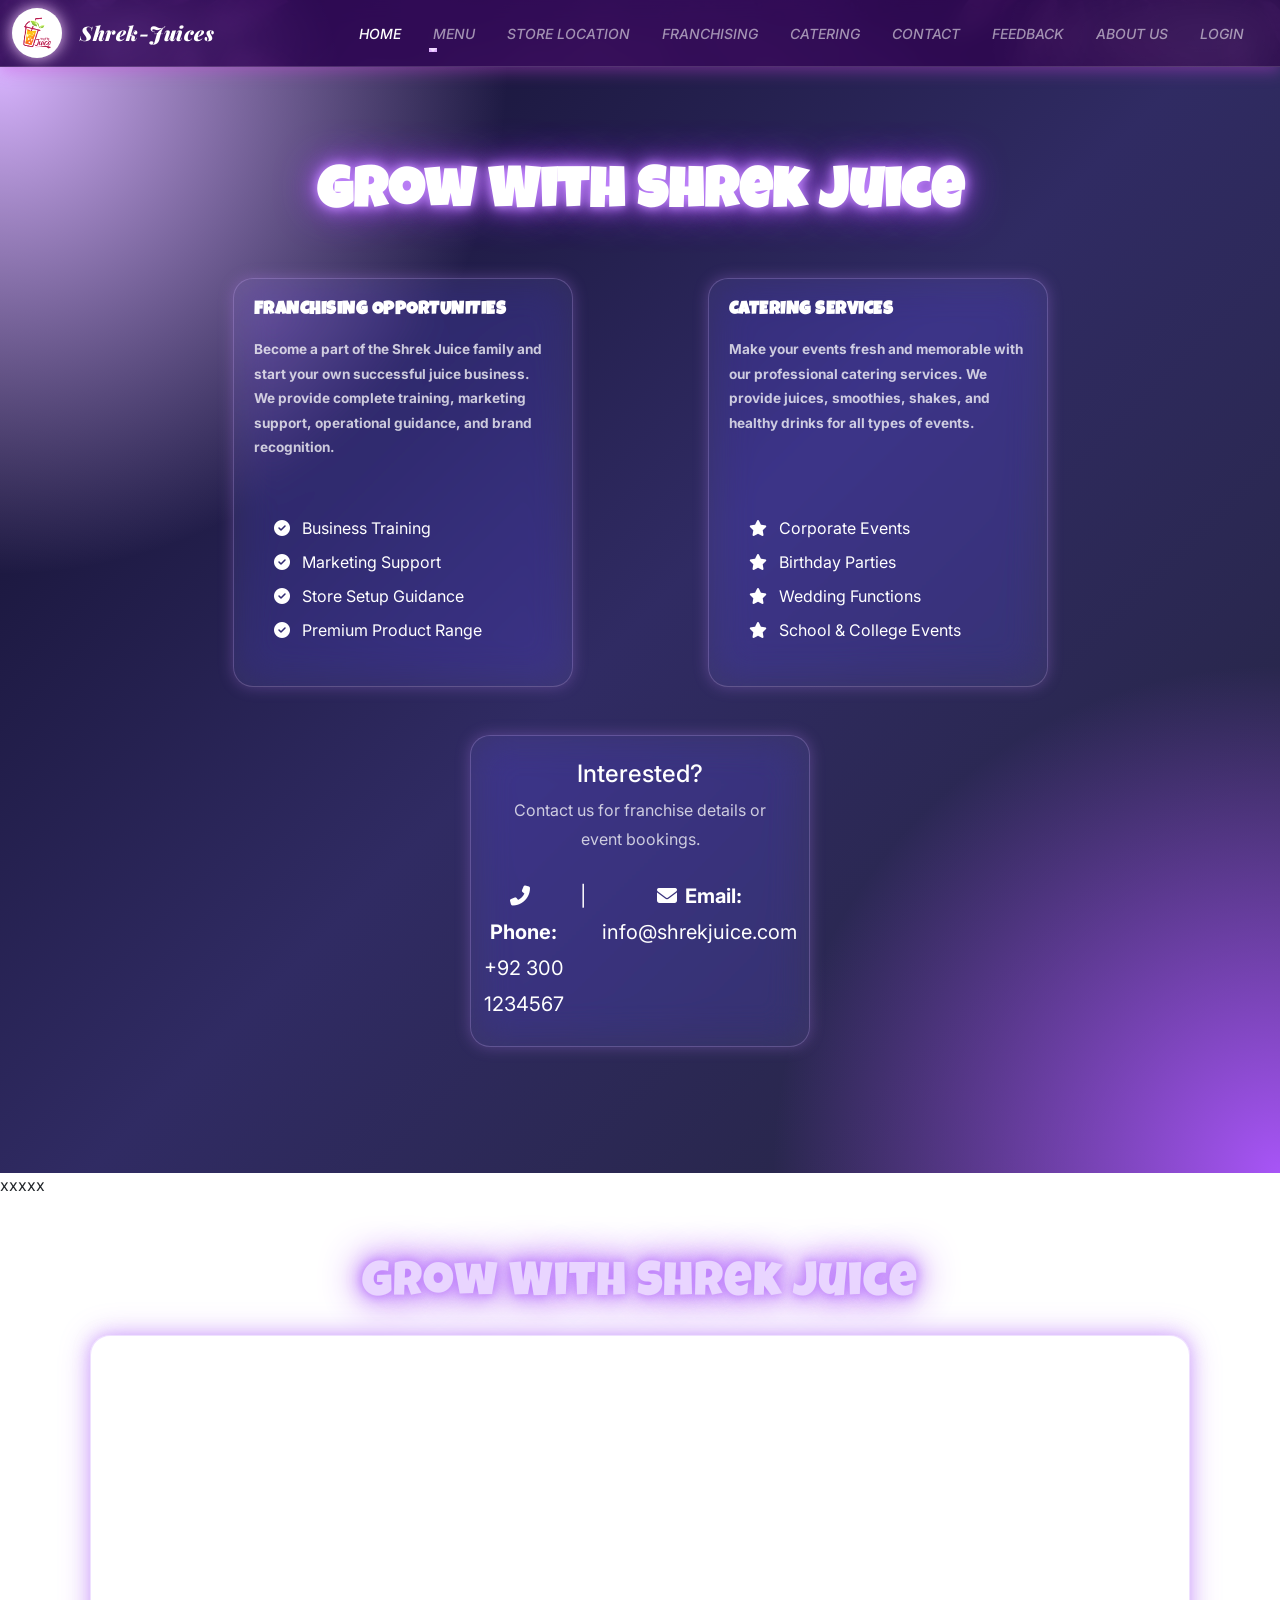
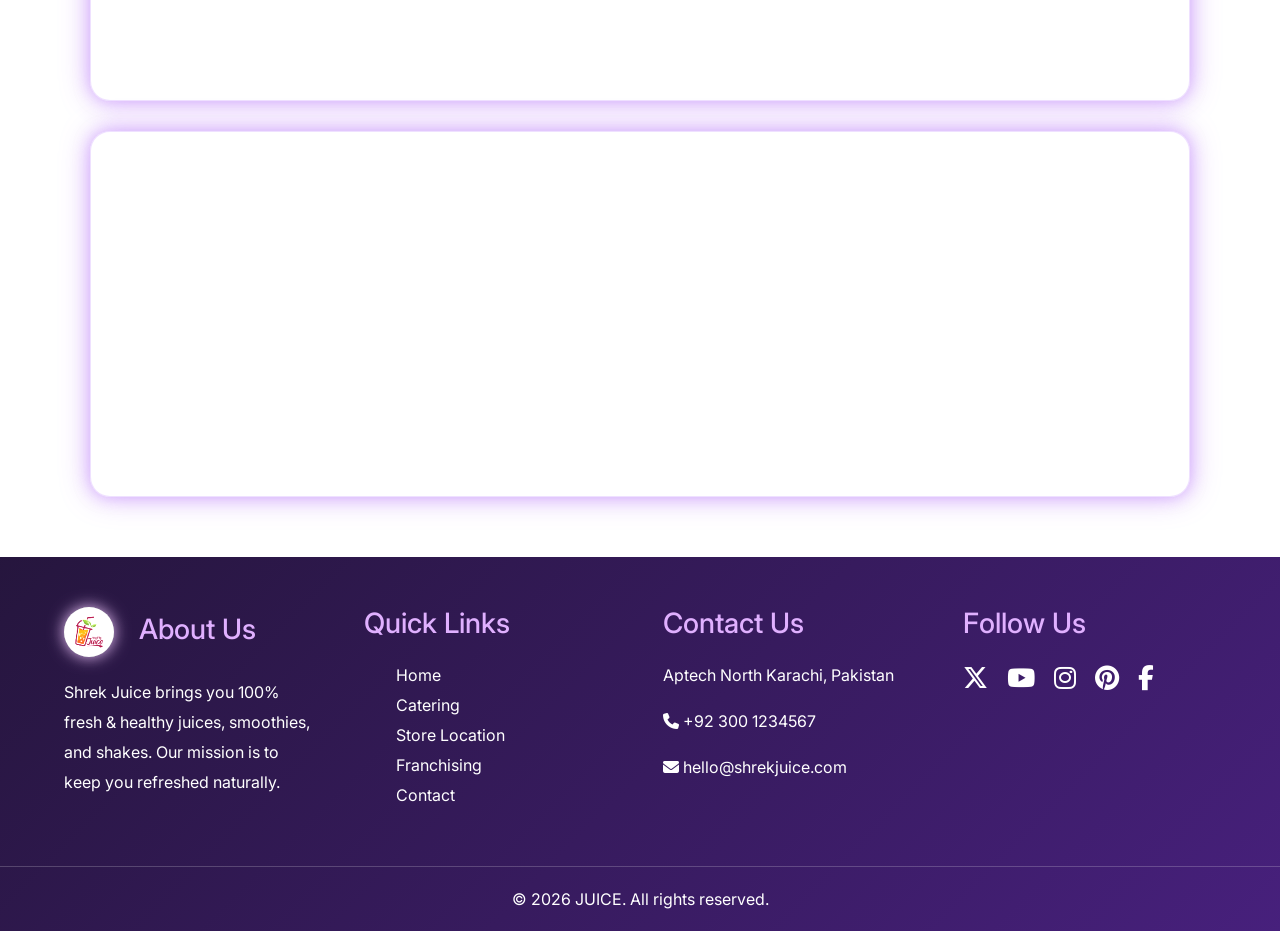
<file: catering-franchising.html>
<!DOCTYPE html>
<html lang="en">
<head>
    <meta charset="UTF-8">
    <meta name="viewport" content="width=device-width, initial-scale=1.0">
    <title>Franchising & Catering | Shrek Juice</title>

    <link rel="shortcut icon" href="material/shrek-juice.jpg" type="image/x-icon">

    <!-- Bootstrap 5 CSS CDN Link -->
    <link href="https://cdn.jsdelivr.net/npm/bootstrap@5.3.3/dist/css/bootstrap.min.css" rel="stylesheet">
    
    <!-- Google Font Link (For Luckiest Guy Font) -->
    <link href="https://fonts.googleapis.com/css2?family=Luckiest+Guy&display=swap" rel="stylesheet">
    <link href="https://fonts.googleapis.com/css2?family=Playfair+Display:ital,wght@0,700;0,900;1,700&family=Inter:wght@500&display=swap" rel="stylesheet">

    <!-- fa icon  -->
     
    <link rel="stylesheet" href="https://cdnjs.cloudflare.com/ajax/libs/font-awesome/6.4.0/css/all.min.css">
    
       <!-- font awesome icon cdn  -->
    <link href="https://cdnjs.cloudflare.com/ajax/libs/font-awesome/6.5.1/css/all.min.css" rel="stylesheet">


    <!-- External Custom CSS Link -->
    <link rel="stylesheet" href="style.css">
</head>

<body>
    <!--Navbar-->
    <nav class="navbar navbar-expand-lg navbar-dark bg-dark sticky-top">
        <div class="container-fluid">
            <img class="logo" src="material/shrek-juice.jpg" alt="Logo_juice">
            <a class="navbar-brand" href="index.html"> Shrek-Juices</a>
            <button class="navbar-toggler" type="button" data-bs-toggle="collapse"
                data-bs-target="#navbarNav" aria-controls="navbarNav" aria-expanded="false">
                <span class="navbar-toggler-icon"></span>
            </button>
            <div class="collapse navbar-collapse" id="navbarNav">
                <ul class="navbar-nav ms-auto mb-2 mb-lg-0 text-uppercase small">
                    <li class="nav-item">
                        <a class="nav-link active" aria-current="page" href="index.html">Home</a>
                    </li>

                    <li class="nav-item dropdown">
                        <a class="nav-link dropdown-toggle" href="#" role="button" data-bs-toggle="dropdown" aria-expanded="false">
                            Menu
                        </a>
                        <ul class="dropdown-menu">
                            <li><a class="dropdown-item" href="fruit-categ.html">Fruit juices</a></li>
                            <li><a class="dropdown-item" href="vege-categ.html">Vegetable juices</a></li>
                            <li><a class="dropdown-item" href="smoothie-categ.html">Smoothies</a></li>
                            <li><a class="dropdown-item" href="protein-categ.html">Protein Shakes</a></li>
                            <li><a class="dropdown-item" href="winter.html">Winter Menu</a></li>
                            <li><a class="dropdown-item" href="chocolate-categ.html">Chocolate juices</a></li>
                            <li><a class="dropdown-item" href="mocktails-categ.html">Mocktails</a></li>
                        </ul>
                    </li>
                    <li class="nav-item">
                        <!-- Connecting directly to the Location section below -->
                        <a class="nav-link" href="index.html#Store-Location">Store Location</a>
                    </li>
                    <li class="nav-item">
                        <a class="nav-link" href="catering-franchising.html">Franchising</a>
                    </li>
                    <li class="nav-item">
                        <a class="nav-link" href="catering-franchising.html">Catering</a>
                    </li>
                    <li class="nav-item">
                        <a class="nav-link" href="contact.html">Contact</a>
                    </li>
                    <li class="nav-item">
                        <a class="nav-link" href="feedback.html">Feedback</a>
                    </li>
                    <li class="nav-item">
                        <!-- Connecting directly to About Us page -->
                        <a class="nav-link" href="About-us.html">About us</a>
                    </li>

                    <li class="nav-item">
                        <a class="nav-link" href="login.html">Login</a>
                    </li>
                </ul>
            </div>
        </div>
    </nav>



<section class="con-body d-flex align-items-center py-5">

<div class="container my-5" id="catering">

    <h1 class="text-center mb-5 display-4 fw-bold text-white">Grow With Shrek Juice</h1>

    <div class="row g-4 justify-content-center">
        
        <div class="col-md-6 col-lg-5">
            <div class="card h-100 glass-card text-white border-0">
                <div class="card-body p-4 d-flex flex-column">
                    <h2 class="card-title h3 mb-3 custom-heading">Franchising Opportunities</h2>
                    <p class="card-text opacity-75">
                        Become a part of the Shrek Juice family and start your own successful
                        juice business. We provide complete training, marketing support,
                        operational guidance, and brand recognition.
                    </p>
                    <ul class="list-unstyled mt-3 mt-auto">
                        <li class="mb-2"><i class="fas fa-check-circle me-2 text-neon"></i> Business Training</li>
                        <li class="mb-2"><i class="fas fa-check-circle me-2 text-neon"></i> Marketing Support</li>
                        <li class="mb-2"><i class="fas fa-check-circle me-2 text-neon"></i> Store Setup Guidance</li>
                        <li class="mb-2"><i class="fas fa-check-circle me-2 text-neon"></i> Premium Product Range</li>
                    </ul>
                </div>
            </div>
        </div>

        <div class="col-md-6 col-lg-5">
            <div class="card h-100 glass-card text-white border-0">
                <div class="card-body p-4 d-flex flex-column">
                    <h2 class="card-title h3 mb-3 custom-heading">Catering Services</h2>
                    <p class="card-text opacity-75">
                        Make your events fresh and memorable with our professional catering
                        services. We provide juices, smoothies, shakes, and healthy drinks
                        for all types of events.
                    </p>
                    <ul class="list-unstyled mt-3 mt-auto">
                        <li class="mb-2"><i class="fas fa-star me-2 text-neon"></i> Corporate Events</li>
                        <li class="mb-2"><i class="fas fa-star me-2 text-neon"></i> Birthday Parties</li>
                        <li class="mb-2"><i class="fas fa-star me-2 text-neon"></i> Wedding Functions</li>
                        <li class="mb-2"><i class="fas fa-star me-2 text-neon"></i> School & College Events</li>
                    </ul>
                </div>
            </div>
        </div>
        
    </div>

    <div class="row justify-content-center mt-5">
        <div class="col-md-8 col-lg-6 text-center">
            <div class="card glass-card text-white border-0 p-4">
                <h3 class="h4 mb-2 text-neon">Interested?</h3>
                <p class="opacity-75 mb-4">Contact us for franchise details or event bookings.</p>
                
                <div class="d-flex flex-column flex-sm-row justify-content-center gap-3">
                    <p class="m-0 fs-5">
                        <i class="fas fa-phone-alt me-2 text-neon"></i><strong>Phone:</strong> +92 300 1234567
                    </p>
                    <p class="m-0 fs-5 d-none d-sm-block">|</p>
                    <p class="m-0 fs-5">
                        <i class="fas fa-envelope me-2 text-neon"></i><strong>Email:</strong> info@shrekjuice.com
                    </p>
                </div>
            </div>
        </div>
    </div>

</div>

</section>
</body>
</html>

xxxxx



<div class="page-container" id="catering">

    <h1>Grow With Shrek Juice</h1>

    <!-- Franchising Section -->
    <div class="card">
        <h2>Franchising Opportunities</h2>

        <p>
            Become a part of the Shrek Juice family and start your own successful
            juice business. We provide complete training, marketing support,
            operational guidance, and brand recognition.
        </p>

        <ul>
            <li>Business Training</li>
            <li>Marketing Support</li>
            <li>Store Setup Guidance</li>
            <li>Premium Product Range</li>
        </ul>
    </div>

    <!-- Catering Section -->
    <div class="card">
        <h2>Catering Services</h2>

        <p>
            Make your events fresh and memorable with our professional catering
            services. We provide juices, smoothies, shakes, and healthy drinks
            for all types of events.
        </p>

        <ul>
            <li>Corporate Events</li>
            <li>Birthday Parties</li>
            <li>Wedding Functions</li>
            <li>School & College Events</li>
        </ul>
    </div>
<!-- 
    <div class="contact-box">
        <h3>Interested?</h3>
        <p>Contact us for franchise details or event bookings.</p>

        <p><strong>📞 Phone:</strong> +92 300 1234567</p>
        <p><strong>✉ Email:</strong> info@shrekjuice.com</p>
    </div> -->

</div>

  <!-- footer -->
    <footer class="footer">
        <div class="footer-container">

            <div class="footer-box">
                <h3>
                    <img src="material/shrek-juice.jpg" alt="logo" class="logo">
                    About Us</h3>
                <p>
                    Shrek Juice brings you 100% fresh & healthy juices,
                    smoothies, and shakes. Our mission is to keep you refreshed naturally.
                </p>
            </div>

            <div class="footer-box">
                <h3>Quick Links</h3>
                <ul>
                    <li><a href="index.html">Home</a></li>
                    <li><a href="catering-franchising.html">Catering</a></li>
                    <li><a href="index.html#Store-Location">Store Location</a></li>
                    <li><a href="catering-franchising.html">Franchising</a></li>
                    <li><a href="contact.html">Contact</a></li>
                </ul>
            </div>

            <div class="footer-box">
                <h3>Contact Us</h3>
                <p>Aptech North Karachi, Pakistan</p>
                <p><i class="fas fa-phone"></i> +92 300 1234567</p>
                <p><i class="fas fa-envelope"></i> hello@shrekjuice.com</p>
            </div>

            <div class="footer-box">
                <h3>Follow Us</h3>
                <div class="social-icons">
                    <a href="https://x.com/"><i class="fa-brands fa-x-twitter"></i></a>
                    <a href="https://www.youtube.com/"><i class="fa-brands fa-youtube"></i></a>
                    <a href="https://www.instagram.com/?hl=en"><i class="fa-brands fa-instagram"></i></a>
                    <a href="https://www.pinterest.com/"><i class="fa-brands fa-pinterest"></i></a>
                    <a href="https://www.facebook.com/"><i class="fa-brands fa-facebook-f"></i></a>
                </div>
            </div>

        </div>

        <div class="footer-bottom"> &copy; 2026 JUICE. All rights reserved.</div>
    </footer>



</body>
</html>
</file>
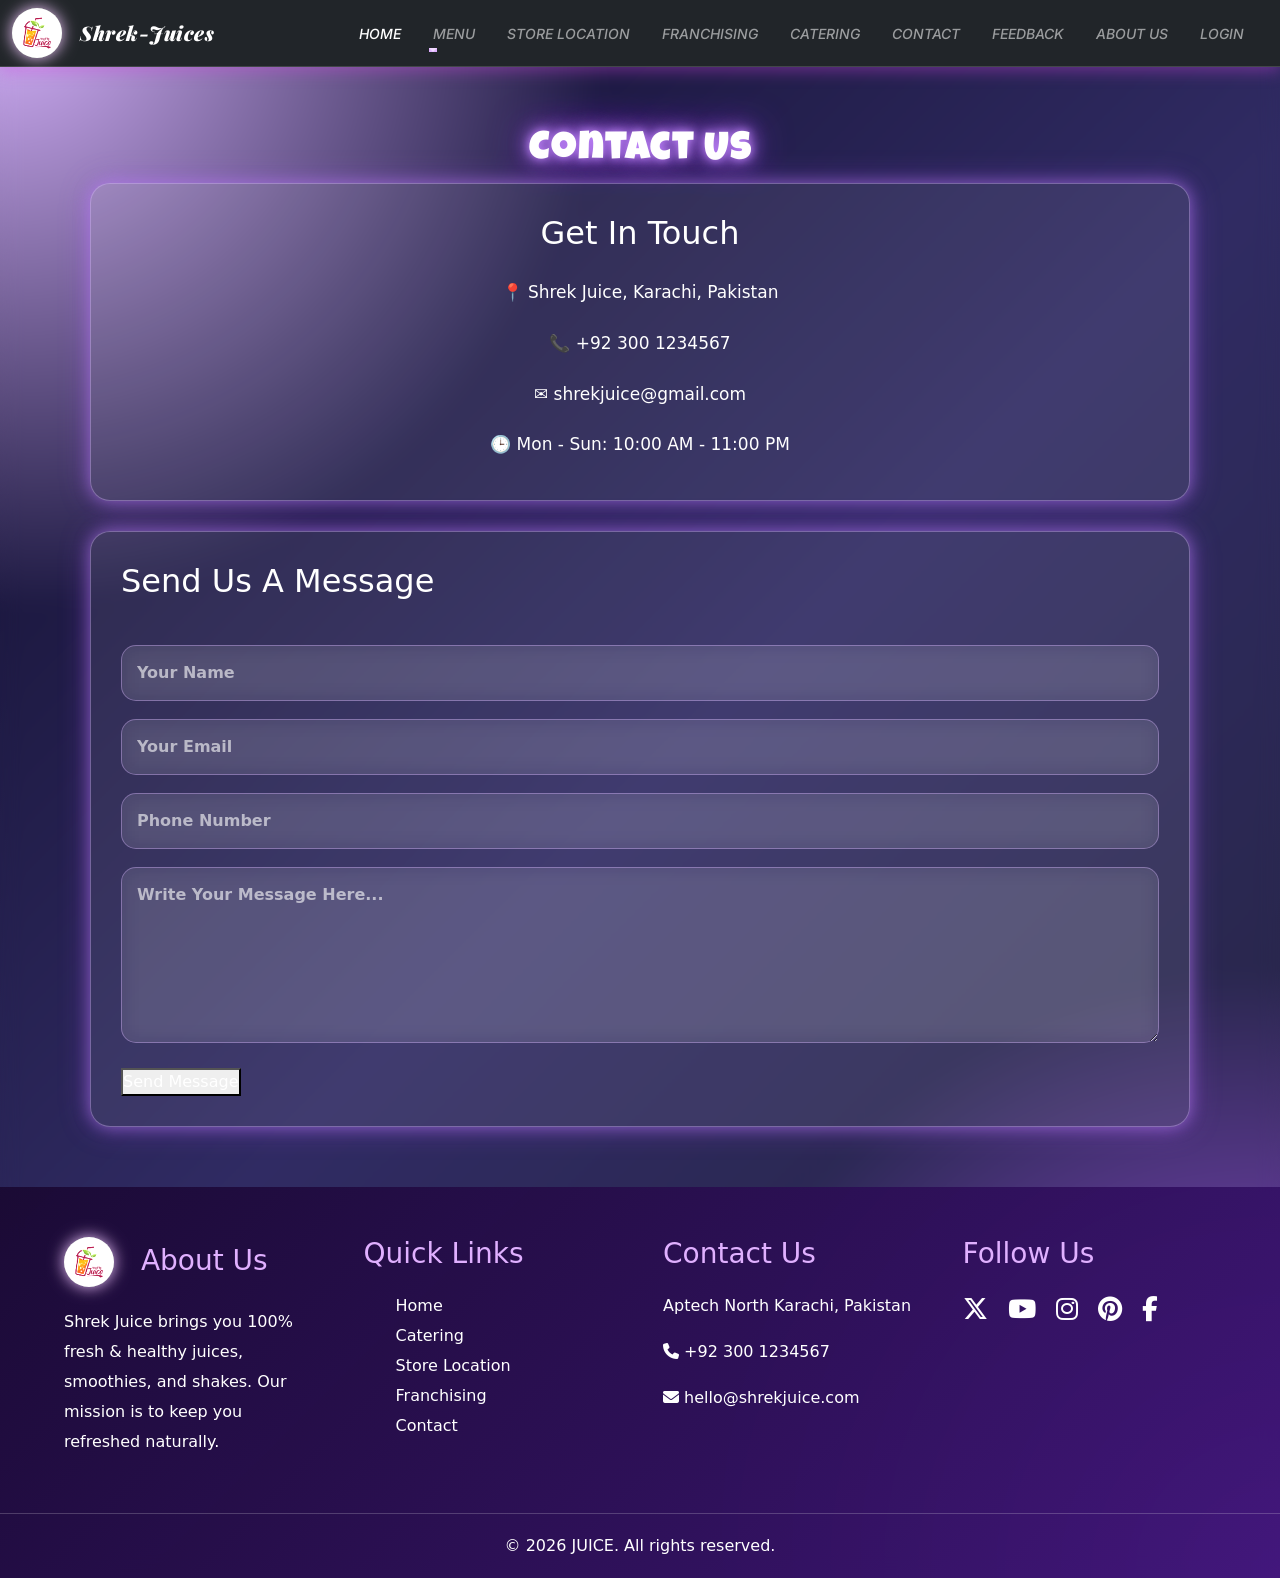
<file: contact.html>
<!DOCTYPE html>
<html lang="en">
<head>
    <meta charset="UTF-8">
    <meta name="viewport" content="width=device-width, initial-scale=1.0">
    <title>Contact Us | Shrek Juice</title>
    <link rel="stylesheet" href="style.css">

       <!-- font awesome icon cdn  -->
    <link href="https://cdnjs.cloudflare.com/ajax/libs/font-awesome/6.5.1/css/all.min.css" rel="stylesheet">

   <!-- Bootstrap 5 CSS CDN Link -->
    <link href="https://cdn.jsdelivr.net/npm/bootstrap@5.3.3/dist/css/bootstrap.min.css" rel="stylesheet">
</head>
<body class="con-body">
     <!--Navbar-->
    <nav class="navbar navbar-expand-lg navbar-dark bg-dark sticky-top">
        <div class="container-fluid">
            <img class="logo" src="material/shrek-juice.jpg" alt="Logo_juice">
            <a class="navbar-brand" href="index.html"> Shrek-Juices</a>
            <button class="navbar-toggler" type="button" data-bs-toggle="collapse" data-bs-target="#navbarNav"
                aria-controls="navbarNav" aria-expanded="false">
                <span class="navbar-toggler-icon"></span>
            </button>
            <div class="collapse navbar-collapse" id="navbarNav">
                <ul class="navbar-nav ms-auto mb-2 mb-lg-0 text-uppercase small">
                    <li class="nav-item">
                        <a class="nav-link active" aria-current="page" href="index.html">Home</a>
                    </li>

                    <li class="nav-item dropdown">
                        <a class="nav-link dropdown-toggle" href="#" role="button" data-bs-toggle="dropdown"
                            aria-expanded="false">
                            Menu
                        </a>
                        <ul class="dropdown-menu">
                            <li><a class="dropdown-item" href="fruit-categ.html">Fruit juices</a></li>
                            <li><a class="dropdown-item" href="vege-categ.html">Vegetable juices</a></li>
                            <li><a class="dropdown-item" href="smoothie-categ.html">Smoothies</a></li>
                            <li><a class="dropdown-item" href="protein-categ.html">Protein Shakes</a></li>
                            <li><a class="dropdown-item" href="winter.html">Winter Menu</a></li>
                            <li><a class="dropdown-item" href="chocolate-categ.html">Chocolate juices</a></li>
                            <li><a class="dropdown-item" href="mocktails-categ.html">Mocktails</a></li>
                        </ul>
                    </li>
                    <li class="nav-item">
                        <!-- Connecting directly to the Location section below -->
                        <a class="nav-link" href="index.html#Store-Location">Store Location</a>
                    </li>
                    <li class="nav-item">
                        <a class="nav-link" href="catering-franchising.html">Franchising</a>
                    </li>
                    <li class="nav-item">
                        <a class="nav-link" href="catering-franchising.html">Catering</a>
                    </li>
                    <li class="nav-item">
                        <a class="nav-link" href="contact.html">Contact</a>
                    </li>
                    <li class="nav-item">
                        <a class="nav-link" href="feedback.html">Feedback</a>
                    </li>
                    <li class="nav-item">
                        <!-- Connecting directly to About Us page -->
                        <a class="nav-link" href="About-us.html">About us</a>
                    </li>

                    <li class="nav-item">
                        <a class="nav-link" href="login.html">Login</a>
                    </li>
                </ul>
            </div>
        </div>
    </nav>




    <div class="page-container" id="contact">

        <h1>Contact Us</h1>

        <div class="card contact-info">
            <h2>Get In Touch</h2>

            <p>📍 Shrek Juice, Karachi, Pakistan</p>
            <p>📞 +92 300 1234567</p>
            <p>✉ shrekjuice@gmail.com</p>
            <p>🕒 Mon - Sun: 10:00 AM - 11:00 PM</p>
        </div>

        <div class="card">
            <h2>Send Us A Message</h2>

            <form class="contact-form">

                <input type="text" placeholder="Your Name" required>

                <input type="email" placeholder="Your Email" required>

                <input type="tel" placeholder="Phone Number">

                <textarea rows="6" placeholder="Write Your Message Here..." required></textarea>

                <button type="submit">Send Message</button>

            </form>
        </div>

    </div>

      <!-- footer -->
    <footer class="footer">
        <div class="footer-container">

            <div class="footer-box">
                <h3>
                    <img src="material/shrek-juice.jpg" alt="logo" class="logo">
                    About Us</h3>
                <p>
                    Shrek Juice brings you 100% fresh & healthy juices,
                    smoothies, and shakes. Our mission is to keep you refreshed naturally.
                </p>
            </div>

            <div class="footer-box">
                <h3>Quick Links</h3>
                <ul>
                    <li><a href="index.html">Home</a></li>
                    <li><a href="catering-franchising.html">Catering</a></li>
                    <li><a href="index.html#Store-Location">Store Location</a></li>
                    <li><a href="catering-franchising.html">Franchising</a></li>
                    <li><a href="contact.html">Contact</a></li>
                </ul>
            </div>

            <div class="footer-box">
                <h3>Contact Us</h3>
                <p>Aptech North Karachi, Pakistan</p>
                <p><i class="fas fa-phone"></i> +92 300 1234567</p>
                <p><i class="fas fa-envelope"></i> hello@shrekjuice.com</p>
            </div>

            <div class="footer-box">
                <h3>Follow Us</h3>
                <div class="social-icons">
                    <a href="https://x.com/"><i class="fa-brands fa-x-twitter"></i></a>
                    <a href="https://www.youtube.com/"><i class="fa-brands fa-youtube"></i></a>
                    <a href="https://www.instagram.com/?hl=en"><i class="fa-brands fa-instagram"></i></a>
                    <a href="https://www.pinterest.com/"><i class="fa-brands fa-pinterest"></i></a>
                    <a href="https://www.facebook.com/"><i class="fa-brands fa-facebook-f"></i></a>
                </div>
            </div>

        </div>

        <div class="footer-bottom"> &copy; 2026 JUICE. All rights reserved.</div>
    </footer>
<!-- Bootstrap 5 JS CDN -->
    <script src="https://cdn.jsdelivr.net/npm/bootstrap@5.3.3/dist/js/bootstrap.bundle.min.js"></script>
</body>
</html>
</file>
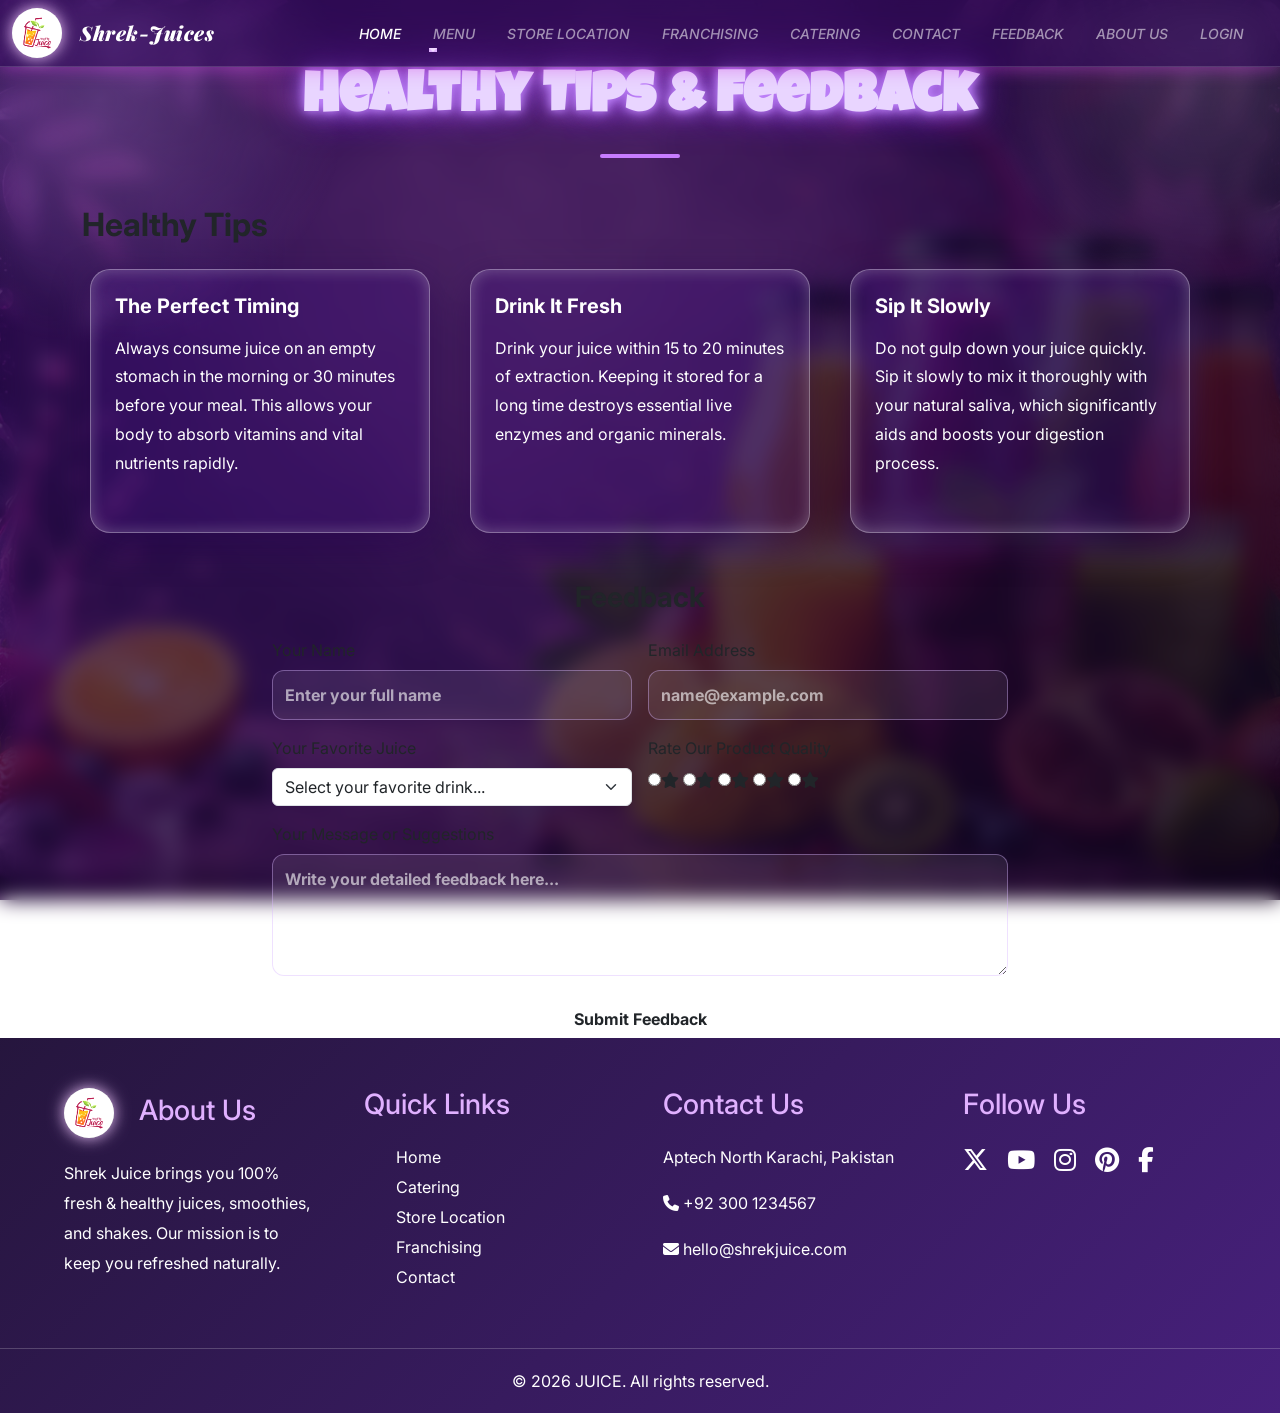
<file: feedback.html>
<!DOCTYPE html>
<html lang="en">
<head>
    <meta charset="UTF-8">
    <meta name="viewport" content="width=device-width, initial-scale=1.0">
    <title>Healthy Tips & Feedback</title>
    <!-- Bootstrap 5 CSS -->
    <link href="https://cdn.jsdelivr.net/npm/bootstrap@5.3.0/dist/css/bootstrap.min.css" rel="stylesheet">
    <!-- Google Fonts (Poppins) -->
    <link href="https://fonts.googleapis.com/css2?family=Poppins:wght@300;400;500;600;700&display=swap" rel="stylesheet">
    <!-- Font Awesome Icons (Only used for stars rating) -->
    <link rel="stylesheet" href="https://cdnjs.cloudflare.com/ajax/libs/font-awesome/6.4.0/css/all.min.css">
    <!-- External Custom CSS Link -->
    <link rel="stylesheet" href="style.css">
</head>
<body>

     <!--Navbar-->
    <nav class="navbar navbar-expand-lg navbar-dark bg-dark sticky-top">
        <div class="container-fluid">
            <img class="logo" src="material/shrek-juice.jpg" alt="Logo_juice">
            <a class="navbar-brand" href="index.html"> Shrek-Juices</a>
            <button class="navbar-toggler" type="button" data-bs-toggle="collapse" data-bs-target="#navbarNav"
                aria-controls="navbarNav" aria-expanded="false">
                <span class="navbar-toggler-icon"></span>
            </button>
            <div class="collapse navbar-collapse" id="navbarNav">
                <ul class="navbar-nav ms-auto mb-2 mb-lg-0 text-uppercase small">
                    <li class="nav-item">
                        <a class="nav-link active" aria-current="page" href="index.html">Home</a>
                    </li>

                    <li class="nav-item dropdown">
                        <a class="nav-link dropdown-toggle" href="#" role="button" data-bs-toggle="dropdown"
                            aria-expanded="false">
                            Menu
                        </a>
                        <ul class="dropdown-menu">
                            <li><a class="dropdown-item" href="fruit-categ.html">Fruit juices</a></li>
                            <li><a class="dropdown-item" href="vege-categ.html">Vegetable juices</a></li>
                            <li><a class="dropdown-item" href="smoothie-categ.html">Smoothies</a></li>
                            <li><a class="dropdown-item" href="protein-categ.html">Protein Shakes</a></li>
                            <li><a class="dropdown-item" href="winter.html">Winter Menu</a></li>
                            <li><a class="dropdown-item" href="chocolate-categ.html">Chocolate juices</a></li>
                            <li><a class="dropdown-item" href="mocktails-categ.html">Mocktails</a></li>
                        </ul>
                    </li>
                    <li class="nav-item">
                        <!-- Connecting directly to the Location section below -->
                        <a class="nav-link" href="index.html#Store-Location">Store Location</a>
                    </li>
                    <li class="nav-item">
                        <a class="nav-link" href="catering-franchising.html">Franchising</a>
                    </li>
                    <li class="nav-item">
                        <a class="nav-link" href="catering-franchising.html">Catering</a>
                    </li>
                    <li class="nav-item">
                        <a class="nav-link" href="contact.html">Contact</a>
                    </li>
                    <li class="nav-item">
                        <a class="nav-link" href="feedback.html">Feedback</a>
                    </li>
                    <li class="nav-item">
                        <!-- Connecting directly to About Us page -->
                        <a class="nav-link" href="About-us.html">About us</a>
                    </li>

                    <li class="nav-item">
                        <a class="nav-link" href="login.html">Login</a>
                    </li>
                </ul>
            </div>
        </div>
    </nav>


    <div class="juice-page-wrapper">
        <div class="container">
            
            <!-- Simple Header Section -->
            <div class="text-center mb-5">
                <h1 class="fw-bold display-4">Healthy Tips & Feedback</h1>
                <div style="width: 80px; height: 4px; background-color: var(--neon); margin: 15px auto 0 auto; border-radius: 2px;"></div>
            </div>

            <!-- Simple Tips Section Header -->
            <h2 class="fw-bold mb-4 text-center text-md-start">
                Healthy Tips
            </h2>
            
            <div class="row g-4 mb-5">
                <!-- Tip 1 -->
                <div class="col-md-4">
                    <div class="card h-100 tip-card p-4">
                        <h5 class="fw-bold text-neon mb-3">The Perfect Timing</h5>
                        <p class="mb-0">Always consume juice on an empty stomach in the morning or 30 minutes before your meal. This allows your body to absorb vitamins and vital nutrients rapidly.</p>
                    </div>
                </div>
                <!-- Tip 2 -->
                <div class="col-md-4">
                    <div class="card h-100 tip-card p-4">
                        <h5 class="fw-bold text-neon mb-3">Drink It Fresh</h5>
                        <p class="mb-0">Drink your juice within 15 to 20 minutes of extraction. Keeping it stored for a long time destroys essential live enzymes and organic minerals.</p>
                    </div>
                </div>
                <!-- Tip 3 -->
                <div class="col-md-4">
                    <div class="card h-100 tip-card p-4">
                        <h5 class="fw-bold text-neon mb-3">Sip It Slowly</h5>
                        <p class="mb-0">Do not gulp down your juice quickly. Sip it slowly to mix it thoroughly with your natural saliva, which significantly aids and boosts your digestion process.</p>
                    </div>
                </div>
            </div>

            <!-- Feedback Form Section -->
            <div class="row justify-content-center">
                <div class="col-lg-8">
                    <div class="feedback-section">
                        <h3 class="fw-bold mb-4 text-center">
                            Feedback
                        </h3>
                        
                        <form action="#" method="POST">
                            <div class="row g-3">
                                <!-- Name Input -->
                                <div class="col-md-6">
                                    <label for="userName" class="form-label">Your Name</label>
                                    <input type="text" class="form-control" id="userName" placeholder="Enter your full name" required>
                                </div>
                                
                                <!-- Email Input -->
                                <div class="col-md-6">
                                    <label for="userEmail" class="form-label">Email Address</label>
                                    <input type="email" class="form-control" id="userEmail" placeholder="name@example.com" required>
                                </div>

                                <!-- Favorite Juice Dropdown -->
                                <div class="col-md-6">
                                    <label for="favJuice" class="form-label">Your Favorite Juice</label>
                                    <select class="form-select" id="favJuice">
                                        <option selected disabled>Select your favorite drink...</option>
                                        <option value="green">Shrek Special Green Juice</option>
                                        <option value="purple">Dark Purple Detox</option>
                                        <option value="lavender">Lavender Mint Mocktail</option>
                                        <option value="other">Other Healthy Sips</option>
                                    </select>
                                </div>

                                <!-- Star Rating System -->
                                <div class="col-md-6">
                                    <label class="form-label d-block">Rate Our Product Quality</label>
                                    <div class="rating-wrapper">
                                        <input type="radio" id="star5" name="rating" value="5"><label for="star5" class="fa-solid fa-star"></label>
                                        <input type="radio" id="star4" name="rating" value="4"><label for="star4" class="fa-solid fa-star"></label>
                                        <input type="radio" id="star3" name="rating" value="3"><label for="star3" class="fa-solid fa-star"></label>
                                        <input type="radio" id="star2" name="rating" value="2"><label for="star2" class="fa-solid fa-star"></label>
                                        <input type="radio" id="star1" name="rating" value="1"><label for="star1" class="fa-solid fa-star"></label>
                                    </div>
                                </div>

                                <!-- Message Textarea -->
                                <div class="col-12">
                                    <label for="userMessage" class="form-label">Your Message or Suggestions</label>
                                    <textarea class="form-control" id="userMessage" rows="4" placeholder="Write your detailed feedback here..." required></textarea>
                                </div>

                                <!-- Submit Button -->
                                <div class="col-12 text-center mt-4">
                                    <button type="submit" class="btn btn-custom w-50 fw-bold rounded-pill">Submit Feedback</button>
                                </div>
                            </div>
                        </form>
                    </div>
                </div>
            </div>

        </div>
    </div>
      <!-- footer -->
    <footer class="footer">
        <div class="footer-container">

            <div class="footer-box">
                <h3>
                    <img src="material/shrek-juice.jpg" alt="logo" class="logo">
                    About Us</h3>
                <p>
                    Shrek Juice brings you 100% fresh & healthy juices,
                    smoothies, and shakes. Our mission is to keep you refreshed naturally.
                </p>
            </div>

            <div class="footer-box">
                <h3>Quick Links</h3>
                <ul>
                    <li><a href="index.html">Home</a></li>
                    <li><a href="catering-franchising.html">Catering</a></li>
                    <li><a href="index.html#Store-Location">Store Location</a></li>
                    <li><a href="catering-franchising.html">Franchising</a></li>
                    <li><a href="contact.html">Contact</a></li>
                </ul>
            </div>

            <div class="footer-box">
                <h3>Contact Us</h3>
                <p>Aptech North Karachi, Pakistan</p>
                <p><i class="fas fa-phone"></i> +92 300 1234567</p>
                <p><i class="fas fa-envelope"></i> hello@shrekjuice.com</p>
            </div>

            <div class="footer-box">
                <h3>Follow Us</h3>
                <div class="social-icons">
                    <a href="https://x.com/"><i class="fa-brands fa-x-twitter"></i></a>
                    <a href="https://www.youtube.com/"><i class="fa-brands fa-youtube"></i></a>
                    <a href="https://www.instagram.com/?hl=en"><i class="fa-brands fa-instagram"></i></a>
                    <a href="https://www.pinterest.com/"><i class="fa-brands fa-pinterest"></i></a>
                    <a href="https://www.facebook.com/"><i class="fa-brands fa-facebook-f"></i></a>
                </div>
            </div>

        </div>

        <div class="footer-bottom"> &copy; 2026 JUICE. All rights reserved.</div>
    </footer>


    <!-- Bootstrap 5 JS Bundle -->
    <script src="https://cdn.jsdelivr.net/npm/bootstrap@5.3.0/dist/js/bootstrap.bundle.min.js"></script>
</body>
</html>
</file>
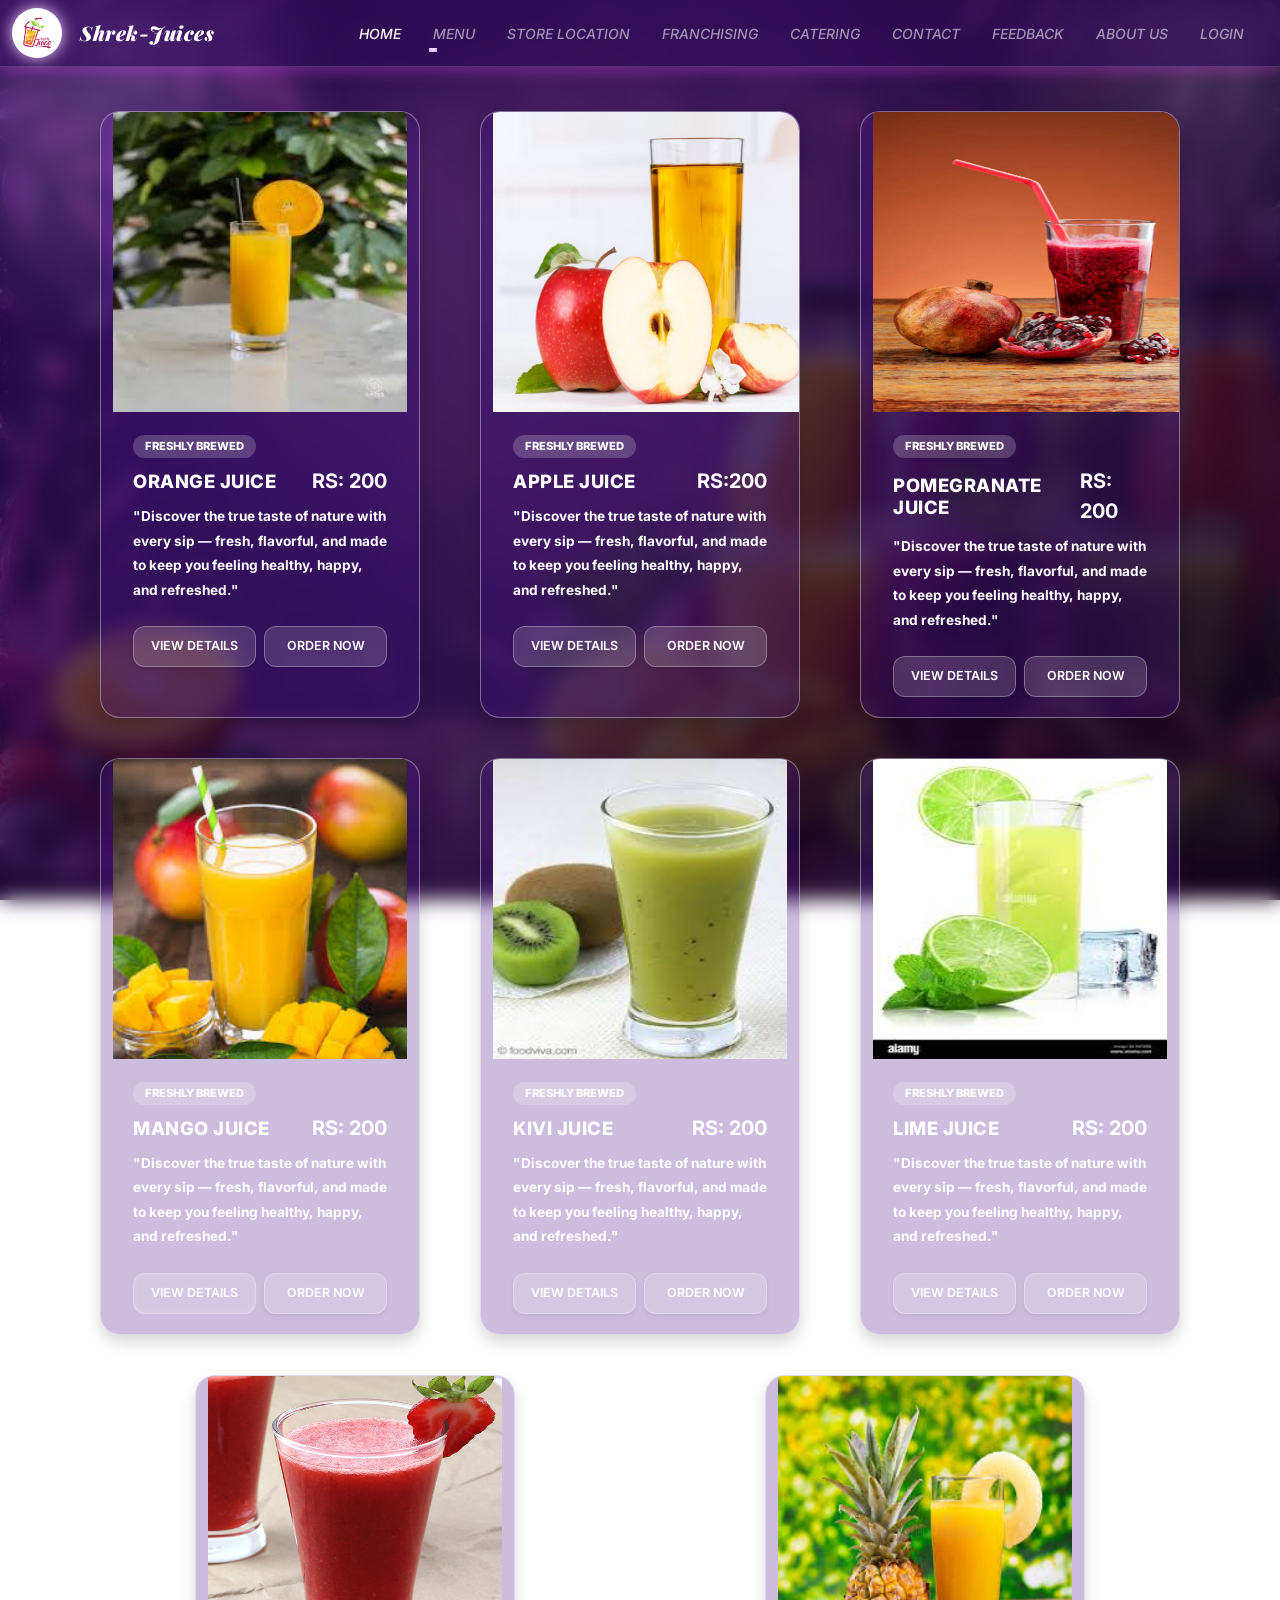
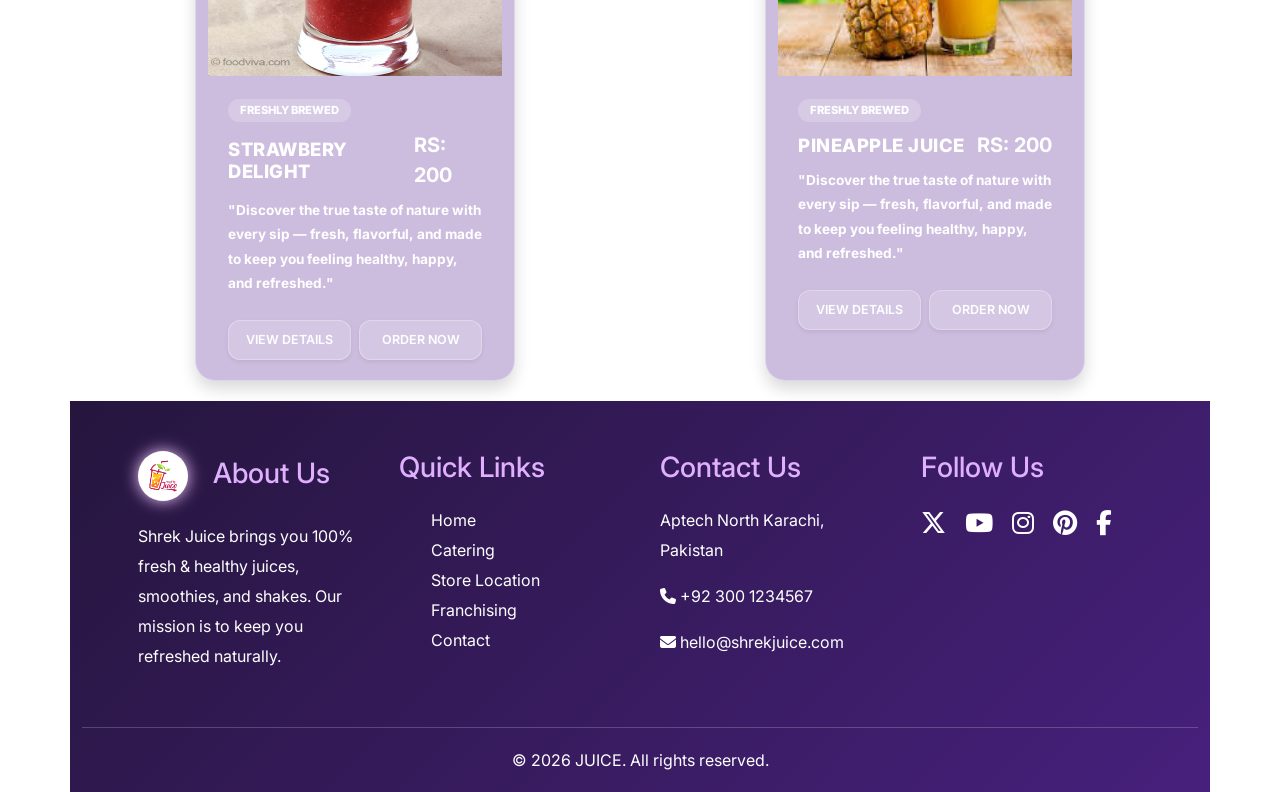
<file: fruit-categ.html>
<!DOCTYPE html>
<html lang="en">

<head>
    <meta charset="UTF-8">
    <meta name="viewport" content="width=device-width, initial-scale=1.0">
    <title>fruit Category</title>
    
    <link rel="shortcut icon" href="material/shrek-juice.jpg" type="image/x-icon">

    <!-- Bootstrap 5 CSS CDN Link -->
    <link href="https://cdn.jsdelivr.net/npm/bootstrap@5.3.3/dist/css/bootstrap.min.css" rel="stylesheet">
    
    <!-- Google Font Link (For Luckiest Guy Font) -->
    <link href="https://fonts.googleapis.com/css2?family=Luckiest+Guy&display=swap" rel="stylesheet">
    <link href="https://fonts.googleapis.com/css2?family=Playfair+Display:ital,wght@0,700;0,900;1,700&family=Inter:wght@500&display=swap" rel="stylesheet">
    
       <!-- font awesome icon cdn  -->
    <link href="https://cdnjs.cloudflare.com/ajax/libs/font-awesome/6.5.1/css/all.min.css" rel="stylesheet">


    <!-- External Custom CSS Link -->
    <link rel="stylesheet" href="style.css">
</head>

<body>
    <!--Navbar-->
    <nav class="navbar navbar-expand-lg navbar-dark bg-dark sticky-top">
        <div class="container-fluid">
            <img class="logo" src="material/shrek-juice.jpg" alt="Logo_juice">
            <a class="navbar-brand" href="index.html"> Shrek-Juices</a>
            <button class="navbar-toggler" type="button" data-bs-toggle="collapse"
                data-bs-target="#navbarNav" aria-controls="navbarNav" aria-expanded="false">
                <span class="navbar-toggler-icon"></span>
            </button>
            <div class="collapse navbar-collapse" id="navbarNav">
                <ul class="navbar-nav ms-auto mb-2 mb-lg-0 text-uppercase small">
                    <li class="nav-item">
                        <a class="nav-link active" aria-current="page" href="index.html">Home</a>
                    </li>

                    <li class="nav-item dropdown">
                        <a class="nav-link dropdown-toggle" href="#" role="button" data-bs-toggle="dropdown" aria-expanded="false">
                            Menu
                        </a>
                        <ul class="dropdown-menu">
                            <li><a class="dropdown-item" href="fruit-categ.html">Fruit juices</a></li>
                            <li><a class="dropdown-item" href="vege-categ.html">Vegetable juices</a></li>
                            <li><a class="dropdown-item" href="smoothie-categ.html">Smoothies</a></li>
                            <li><a class="dropdown-item" href="protein-categ.html">Protein Shakes</a></li>
                            <li><a class="dropdown-item" href="winter.html">Winter Menu</a></li>
                            <li><a class="dropdown-item" href="chocolate-categ.html">Chocolate juices</a></li>
                            <li><a class="dropdown-item" href="mocktails-categ.html">Mocktails</a></li>
                        </ul>
                    </li>
                    <li class="nav-item">
                        <!-- Connecting directly to the Location section below -->
                        <a class="nav-link" href="index.html#Store-Location">Store Location</a>
                    </li>
                    <li class="nav-item">
                        <a class="nav-link" href="catering-franchising.html">Franchising</a>
                    </li>
                    <li class="nav-item">
                        <a class="nav-link" href="catering-franchising.html">Catering</a>
                    </li>
                    <li class="nav-item">
                        <a class="nav-link" href="contact.html">Contact</a>
                    </li>
                    <li class="nav-item">
                        <a class="nav-link" href="feedback.html">Feedback</a>
                    </li>
                    <li class="nav-item">
                        <!-- Connecting directly to About Us page -->
                        <a class="nav-link" href="About-us.html">About us</a>
                    </li>

                    <li class="nav-item">
                        <a class="nav-link" href="login.html">Login</a>
                    </li>
                </ul>
            </div>
        </div>
    </nav>

    <!-- card1 orange juice -->
    <div class="container mt-4">
        <div class="row" id="fruit-juice">

            <div class="card shadow border-0"
                style="width: 20rem; border-radius: 16px; overflow: hidden; margin: 20px auto;">

                <img src="material/juice pic1.jpg" alt="juice" height="300">

                <div class="card-body">
                    <span class="badge bg-success-subtle text-success mb-2 fw-bold">Freshly Brewed</span>

                    <div class="d-flex justify-content-between align-items-center mb-2">
                        <h5 class="card-title fw-bold m-0" style="color: #ffffff;">Orange Juice</h5>
                        <span class="fw-bold fs-5 text-success">RS: 200</span>
                    </div>

                    <p class="card-text">
                        "Discover the true taste of nature with every sip — fresh, flavorful, and made to keep you
                        feeling healthy, happy, and refreshed."</p>

                    <div class="d-flex gap-2 mt-4">
                        <button class="btn w-50 fw-semibold text-white shadow-sm" data-bs-toggle="modal"
                            data-bs-target="#orangeModal" style="background-color:#b33db8; border:none;">
                            View Details
                        </button>
                        <button class="btn btn-primary w-50 fw-semibold shadow-sm"
                            style="background-color: #b33db8; border: none;" data-bs-toggle="modal"
                            data-bs-target="#buyorangeModal">
                            Order Now
                        </button>
                    </div>
                </div>
            </div>
            <!-- Modal -->


            <div class="modal fade" id="orangeModal" tabindex="-1" aria-labelledby="juiceModalLabel" aria-hidden="true">
                <div class="modal-dialog">
                    <div class="modal-content border-0 shadow-lg" style="border-radius: 20px;">

                        <div class="modal-header border-0 pb-0">
                            <h5 class="modal-title fw-bold text-dark" id="juiceModalLabel">Selling Juice Recipe & Info
                            </h5>
                            <button type="button" class="btn-close" data-bs-dismiss="modal" aria-label="Close"></button>
                        </div>

                        <div class="modal-body py-3">
                            <img src="material/juice pic1.jpg" alt="orange Juice"
                                class="img-fluid rounded d-block mx-auto mb-3"
                                style="width:150px; height:150px; object-fit:cover;">
                            <p class="text-muted">Orange juice is a popular, nutrient-rich beverage packed with Vitamin C and potassium, though it is high in natural sugars and lacks the dietary fiber found in whole oranges.</p>

                            <h6 class="fw-bold text-white mt-4 mb-2"><i class="bi bi-patch-check-fill text-success"></i>
                                Key
                                Ingredients:</h6>
                            <ul class="text-white">
                                <li>Fresh Lime Juice & Zest</li>
                                <li>Organic Sweet Agave Nectar</li>
                                <li>Hand-picked Crushed Mint Leaves</li>
                                <li>Pure Sea Salt Minerals for Electrolytes</li>
                            </ul>
                        </div>

                        <div class="modal-footer border-0 pt-0">
                            <button type="button" class="btn btn-secondary fw-semibold btn-sm"
                                data-bs-dismiss="modal">Close</button>


                        </div>

                    </div>
                </div>
            </div>

            <!-- modal for order -->
            <div class="modal fade" id="buyorangeModal" tabindex="-1">
                <div class="modal-dialog">
                    <div class="modal-content">

                        <div class="modal-header">
                            <h5 class="modal-title">Order Orange Juice</h5>
                            <button type="button" class="btn-close" data-bs-dismiss="modal"></button>
                        </div>

                        <div class="modal-body">


                            <input type="text" id="juice" class="form-control mb-3" placeholder="Enter Your Name">

                            <input type="tel" id="phone" class="form-control mb-3" placeholder="Phone Number">

                            <input type="text" id="address" class="form-control mb-3" placeholder="Delivery Address">

                            <button class="btn btn-success w-100" onclick="confirmOrder()">
                                Confirm Order
                            </button>

                        </div>

                    </div>
                </div>
            </div>



            <!-- card-2 apple juice -->

            <div class="card shadow border-0"
                style="width: 20rem; border-radius: 16px; overflow: hidden; margin: 20px auto;">

                <img src="material/apple juic.jpg" alt="juice" height="300" width="350">

                <div class="card-body p-4">
                    <span class="badge bg-success-subtle text-success mb-2 fw-bold">Freshly Brewed</span>

                    <div class="d-flex justify-content-between align-items-center mb-2">
                        <h5 class="card-title fw-bold m-0" style="color: #f8f8f8;">Apple Juice</h5>
                        <span class="fw-bold fs-5 text-success">RS:200</span>
                    </div>

                    <p class="card-text text-medium font-weight-bold">"Discover the true taste of nature with every sip
                        — fresh, flavorful, and made to keep you feeling healthy, happy, and refreshed."</p>

                    <div class="d-flex gap-2 mt-4">
                        <button class="btn btn- w-50 fw-semibold text-white shadow-sm" data-bs-toggle="modal"
                            data-bs-target="#appleModal" style="background-color: #b33db8; ">
                            View Details
                        </button>
                        <button class="btn btn-primary w-50 fw-semibold shadow-sm"
                            style="background-color: #b33db8; border: none;" data-bs-toggle="modal"
                            data-bs-target="#buyappleModal">
                            Order Now
                        </button>
                    </div>
                </div>
            </div>
            <!-- modal -->

            <div class="modal fade" id="appleModal" tabindex="-1" aria-labelledby="juiceModalLabel" aria-hidden="true">
                <div class="modal-dialog">
                    <div class="modal-content border-0 shadow-lg" style="border-radius: 20px;">

                        <div class="modal-header border-0 pb-0">
                            <h5 class="modal-title fw-bold text-dark" id="juiceModalLabel">Selling Juice Recipe
                                & Info
                            </h5>
                            <button type="button" class="btn-close" data-bs-dismiss="modal" aria-label="Close"></button>
                        </div>

                        <div class="modal-body py-3">
                            <img src="material/apple juice pic.jpg" alt="Apple Juice"
                                class="img-fluid rounded d-block mx-auto mb-3"
                                style="width:150px; height:150px; object-fit:cover;">
                            <p class="text-muted">Apple juice is a sweet, refreshing beverage made by macerating and pressing fresh apples to extract their natural liquids.</p>

                            <h6 class="fw-bold text-white mt-4 mb-2"><i class="bi bi-patch-check-fill text-success"></i>
                                Key
                                Ingredients:</h6>
                            <ul class="text-white">
                                <li>Fresh Lime Juice & Zest</li>
                                <li> Organic Sweet Agave Nectar</li>
                                <li>Hand-picked Crushed Mint Leaves</li>
                                <li>Pure Sea Salt Minerals for Electrolytes</li>
                            </ul>
                        </div>

                        <div class="modal-footer border-0 pt-0">
                            <button type="button" class="btn btn-secondary fw-semibold btn-sm"
                                data-bs-dismiss="modal">Close</button>

                        </div>

                    </div>
                </div>
            </div>

            <!-- modal for order -->
            <div class="modal fade" id="buyappleModal" tabindex="-1">
                <div class="modal-dialog">
                    <div class="modal-content">

                        <div class="modal-header">
                            <h5 class="modal-title">Order apple Juice</h5>
                            <button type="button" class="btn-close" data-bs-dismiss="modal"></button>
                        </div>

                        <div class="modal-body">

                            <input type="text" id="juice" class="form-control mb-3" placeholder="Enter Your Name">

                            <input type="tel" id="phone" class="form-control mb-3" placeholder="Phone Number">

                            <input type="text" id="address" class="form-control mb-3" placeholder="Delivery Address">

                            <button class="btn btn-success w-100" onclick="confirmOrder()">
                                Confirm Order
                            </button>

                        </div>

                    </div>
                </div>
            </div>





            <!-- card-3 pomegranate juice -->
            <div class="card shadow border-0"
                style="width: 20rem; border-radius: 16px; overflow: hidden; margin: 20px auto;">

                <img src="material/pomegranate pic.jpg" alt="juice" height="300" width="350">

                <div class="card-body p-4">
                    <span class="badge bg-success-subtle text-success mb-2 fw-bold">Freshly Brewed</span>

                    <div class="d-flex justify-content-between align-items-center mb-2">
                        <h5 class="card-title fw-bold m-0" style="color: #f8f8f8;">Pomegranate Juice</h5>
                        <span class="fw-bold fs-5 text-success">RS: 200</span>
                    </div>

                    <p class="card-text ">"Discover the true taste of nature with every sip — fresh, flavorful, and made
                        to keep you feeling healthy, happy, and refreshed."</p>

                    <div class="d-flex gap-2 mt-4">
                        <button class="btn btn- w-50 fw-semibold text-white  shadow-sm" data-bs-toggle="modal"
                            data-bs-target="#pomegranateModal" style="background-color: #b33db8; ">
                            View Details
                        </button>
                        <button class="btn btn-primary w-50 fw-semibold shadow-sm"
                            style="background-color: #b33db8; border: none;" data-bs-toggle="modal"
                            data-bs-target="#buypomegranateModal">
                            Order Now
                        </button>
                    </div>
                </div>
            </div>
            <!-- modal -->

            <div class="modal fade" id="pomegranateModal" tabindex="-1" aria-labelledby="juiceModalLabel"
                aria-hidden="true">
                <div class="modal-dialog modal-dialog-centered">
                    <div class="modal-content border-0 shadow-lg" style="border-radius: 20px;">

                        <div class="modal-header border-0 pb-0">
                            <h5 class="modal-title fw-bold text-dark" id="juiceModalLabel">Selling Juice Recipe &
                                Info</h5>
                            <button type="button" class="btn-close" data-bs-dismiss="modal" aria-label="Close"></button>
                        </div>

                        <div class="modal-body py-3">
                            <img src="material/pomegranate pic.jpg" alt="Pomegranate Juice"
                                class="img-fluid rounded d-block mx-auto mb-3"
                                style="width:150px; height:150px; object-fit:cover;">
                            <p class="text-muted">A commercial pomegranate juice line is an automated, continuous system designed to wash, peel, extract, and package pomegranate juice. </p>

                            <h6 class="fw-bold text-white mt-4 mb-2"><i class="bi bi-patch-check-fill text-success"></i>
                                Key
                                Ingredients:</h6>
                            <ul class="text-white">
                                <li>Fresh Lime Juice & Zest</li>
                                <li>Organic Sweet Agave Nectar</li>
                                <li>Hand-picked Crushed Mint Leaves</li>
                                <li> Pure Sea Salt Minerals for Electrolytes</li>
                            </ul>
                        </div>

                        <div class="modal-footer border-0 pt-0">
                            <button type="button" class="btn btn-secondary fw-semibold btn-sm"
                                data-bs-dismiss="modal">Close</button>
                        </div>
                    </div>
                </div>
            </div>

            <!-- modal for order -->
            <div class="modal fade" id="buypomegranateModal" tabindex="-1">
                <div class="modal-dialog">
                    <div class="modal-content">

                        <div class="modal-header">
                            <h5 class="modal-title">Order pomegranate juice</h5>
                            <button type="button" class="btn-close" data-bs-dismiss="modal"></button>
                        </div>

                        <div class="modal-body">

                            <input type="text" id="juice" class="form-control mb-3" placeholder="Enter Your Name">

                            <input type="tel" id="phone" class="form-control mb-3" placeholder="Phone Number">

                            <input type="text" id="address" class="form-control mb-3" placeholder="Delivery Address">

                            <button class="btn btn-success w-100" onclick="confirmOrder()">
                                Confirm Order
                            </button>

                        </div>

                    </div>
                </div>
            </div>


            <!-- card-4 mango juice -->

            <div class="card shadow border-0"
                style="width: 20rem; border-radius: 16px; overflow: hidden; margin: 20px auto;">

                <img src="material/mango juice.jpg" alt="juice" height="300">

                <div class="card-body p-4">
                    <span class="badge bg-success-subtle text-success mb-2 fw-bold">Freshly Brewed</span>

                    <div class="d-flex justify-content-between align-items-center mb-2">
                        <h5 class="card-title fw-bold m-0" style="color: #f8f8f8;">Mango Juice</h5>
                        <span class="fw-bold fs-5 text-success">RS: 200</span>
                    </div>

                    <p class="card-text ">"Discover the true taste of nature with every sip — fresh, flavorful, and made
                        to keep you feeling healthy, happy, and refreshed."</p>

                    <div class="d-flex gap-2 mt-4">
                        <button class="btn btn- w-50 fw-semibold text-white  " data-bs-toggle="modal"
                            data-bs-target="#mangoModal" style="background-color: #b33db8; ">
                            View Details
                        </button>
                        <button class="btn btn-primary w-50 fw-semibold shadow-sm"
                            style="background-color: #b33db8; border: none;" data-bs-toggle="modal"
                            data-bs-target="#buymangoModal">
                            Order Now
                        </button>
                    </div>
                </div>
            </div>

            <!-- modal -->
            <div class="modal fade" id="mangoModal" tabindex="-1" aria-labelledby="juiceModalLabel" aria-hidden="true">
                <div class="modal-dialog ">
                    <div class="modal-content border-0 shadow-lg" style="border-radius: 20px;">

                        <div class="modal-header border-0 pb-0">
                            <h5 class="modal-title fw-bold text-dark" id="juiceModalLabel">Selling Juice Recipe & Info
                            </h5>
                            <button type="button" class="btn-close" data-bs-dismiss="modal" aria-label="Close"></button>
                        </div>

                        <div class="modal-body py-3">
                            <img src="material/mango juice.jpg" alt="Pomegranate Juice"
                                class="img-fluid rounded d-block mx-auto mb-3"
                                style="width:150px; height:150px; object-fit:cover;">
                            <p class="text-muted">Mango juice is a sweet, refreshing, and tropical beverage made by blending ripe mangoes with water or milk, offering a rich source of vitamins and antioxidants.</p>

                            <h6 class="fw-bold text-white mt-4 mb-2"><i class="bi bi-patch-check-fill text-success"></i>
                                Key
                                Ingredients:</h6>
                            <ul class="text-white">
                                <li>Fresh Lime Juice & Zest</li>
                                <li>Organic Sweet Agave Nectar</li>
                                <li>Hand-picked Crushed Mint Leaves</li>
                                <li>Pure Sea Salt Minerals for Electrolytes</li>
                            </ul>
                        </div>

                        <div class="modal-footer border-0 pt-0">
                            <button type="button" class="btn btn-secondary fw-semibold btn-sm"
                                data-bs-dismiss="modal">Close</button>
                            </button>
                        </div>

                    </div>
                </div>
            </div>

            <!-- modal for order -->
            <div class="modal fade" id="buymangoModal" tabindex="-1">
                <div class="modal-dialog">
                    <div class="modal-content">

                        <div class="modal-header">
                            <h5 class="modal-title">Order mango Juice</h5>
                            <button type="button" class="btn-close" data-bs-dismiss="modal"></button>
                        </div>

                        <div class="modal-body">

                            <input type="text" id="juice" class="form-control mb-3" placeholder="Enter Your Name">

                            <input type="tel" id="phone" class="form-control mb-3" placeholder="Phone Number">

                            <input type="text" id="address" class="form-control mb-3" placeholder="Delivery Address">

                            <button class="btn btn-success w-100" onclick="confirmOrder()">
                                Confirm Order
                            </button>

                        </div>

                    </div>
                </div>
            </div>


            <!-- card -5 kiwi -->
            <div class="card shadow border-0"
                style="width: 20rem; border-radius: 16px; overflow: hidden; margin: 20px auto;">

                <img src="material/kivi juice.jpg  " alt="juice" height="300">

                <div class="card-body p-4">
                    <span class="badge bg-success-subtle text-success mb-2 fw-bold">Freshly Brewed</span>

                    <div class="d-flex justify-content-between align-items-center mb-2">
                        <h5 class="card-title fw-bold m-0" style="color: #f8f8f8;">Kivi Juice</h5>
                        <span class="fw-bold fs-5 text-success">RS: 200</span>
                    </div>

                    <p class="card-text ">"Discover the true taste of nature with every sip — fresh, flavorful, and made
                        to keep you feeling healthy, happy, and refreshed."</p>

                    <div class="d-flex gap-2 mt-4">
                        <button class="btn btn- w-50 fw-semibold  text-white shadow-sm" data-bs-toggle="modal"
                            data-bs-target="#kiviModal" style="background-color: #b33db8; color: white; ">
                            View Details
                        </button>
                        <button class="btn btn-primary w-50 fw-semibold shadow-sm"
                            style="background-color: #b33db8; border: none;" data-bs-toggle="modal"
                            data-bs-target="#buykiviModal">
                            Order Now
                        </button>
                    </div>
                </div>
            </div>

            <!-- modal -->
            <div class="modal fade" id="kiviModal" tabindex="-1" aria-labelledby="juiceModalLabel" aria-hidden="true">
                <div class="modal-dialog modal-dialog-centered">
                    <div class="modal-content border-0 shadow-lg" style="border-radius: 20px;">

                        <div class="modal-header border-0 pb-0">
                            <h5 class="modal-title fw-bold text-dark" id="juiceModalLabel">Selling Juice Recipe &
                                Info</h5>
                            <button type="button" class="btn-close" data-bs-dismiss="modal" aria-label="Close"></button>
                        </div>

                        <div class="modal-body">
                            <img src="material/kivi juice.jpg" alt="kiwi Juice"
                                class="img-fluid rounded d-block mx-auto mb-3"
                                style="width:150px; height:150px; object-fit:cover;">
                            <p class="text-black">Kiwi juice is a sweet, tangy, and refreshing beverage packed with a rich concentration of essential vitamins—especially Vitamin C—as well as dietary fiber and antioxidants.</p>

                            <h6 class="fw-bold text-white mt-4 mb-2"><i class="bi bi-patch-check-fill text-success"></i>
                                Key
                                Ingredients:</h6>
                            <ul class="text-white">
                                <li>Fresh Lime Juice & Zest</li>
                                <li>Organic Sweet Agave Nectar</li>
                                <li> Hand-picked Crushed Mint Leaves</li>
                                <li>Pure Sea Salt Minerals for Electrolytes</li>
                            </ul>
                        </div>

                        <div class="modal-footer">
                            <button type="button" class="btn btn-secondary fw-semibold btn-sm"
                                data-bs-dismiss="modal">Close</button>
                        </div>

                    </div>
                </div>
            </div>
            <!-- modal for order -->
            <div class="modal fade" id="buykiviModal" tabindex="-1">
                <div class="modal-dialog">
                    <div class="modal-content">

                        <div class="modal-header">
                            <h5 class="modal-title">Order kiwi Juice</h5>
                            <button type="button" class="btn-close" data-bs-dismiss="modal"></button>
                        </div>

                        <div class="modal-body">

                            <input type="text" id="juice" class="form-control mb-3" placeholder="Enter Your Name">

                            <input type="tel" id="phone" class="form-control mb-3" placeholder="Phone Number">

                            <input type="text" id="address" class="form-control mb-3" placeholder="Delivery Address">

                            <button class="btn btn-success w-100" onclick="confirmOrder()">
                                Confirm Order
                            </button>

                        </div>

                    </div>
                </div>
            </div>

            <!-- lime juice -->
            <div class="card shadow border-0"
                style="width: 20rem; border-radius: 16px; overflow: hidden; margin: 20px auto;">

                <img src="material/lime juice.jpg" alt="juice" height="300">

                <div class="card-body p-4">
                    <span class="badge bg-success-subtle text-success mb-2 fw-bold">Freshly Brewed</span>

                    <div class="d-flex justify-content-between align-items-center mb-2">
                        <h5 class="card-title fw-bold m-0" style="color: #f8f8f8;">Lime Juice</h5>
                        <span class="fw-bold fs-5 text-success">RS: 200</span>
                    </div>

                    <p class="card-text ">"Discover the true taste of nature with every sip — fresh, flavorful, and made
                        to keep you feeling healthy, happy, and refreshed."</p>

                    <div class="d-flex gap-2 mt-4">
                        <button class="btn btn- w-50 fw-semibold text-white  shadow-sm" data-bs-toggle="modal"
                            data-bs-target="#limeModal" style="background-color: #b33db8; ">
                            View Details
                        </button>
                        <button class="btn btn-primary w-50 fw-semibold shadow-sm"
                            style="background-color: #b33db8; border: none;" data-bs-toggle="modal"
                            data-bs-target="#buylimeModal">
                            Order Now
                        </button>
                    </div>
                </div>
            </div>
            <!-- Modal -->

            <div class="modal fade" id="limeModal" tabindex="-1" aria-labelledby="juiceModalLabel" aria-hidden="true">
                <div class="modal-dialog modal-dialog-centered">
                    <div class="modal-content border-0 shadow-lg" style="border-radius: 20px;">

                        <div class="modal-header border-0 pb-0">
                            <h5 class="modal-title fw-bold text-dark" id="juiceModalLabel">Selling Juice Recipe &
                                Info
                            </h5>
                            <button type="button" class="btn-close" data-bs-dismiss="modal" aria-label="Close"></button>
                        </div>

                        <div class="modal-body py-3">
                            <img src="material/lime juice.jpg" alt="lime Juice"
                                class="img-fluid rounded d-block mx-auto mb-3"
                                style="width:150px; height:150px; object-fit:cover;">
                            <p class="text-muted">Lime juice is a highly acidic, vitamin C-rich citrus liquid extracted from limes, widely used to add a tangy, sour flavor to beverages, marinades, and desserts, as well as providing a natural immunity boost.</p>

                            <h6 class="fw-bold text-white mt-4 mb-2"><i class="bi bi-patch-check-fill text-success"></i>
                                Key
                                Ingredients:</h6>
                            <ul class="text-white">
                                <li> Fresh lime Juice</li>
                                <li> Organic Sweet Agave Nectar</li>
                                <li> Hand-picked Crushed Mint Leaves</li>
                                <li> Pure Sea Salt Minerals for Electrolytes</li>
                            </ul>
                        </div>
                        <!-- footer -->
                        <div class=" modal-footer border-0 pt-0">
                            <button type="button" class="btn btn-secondary fw-semibold btn-sm"
                                data-bs-dismiss="modal">Close</button>
                        </div>

                    </div>
                </div>
            </div>
            <!-- modal for order -->
            <div class="modal fade" id="buylimeModal" tabindex="-1">
                <div class="modal-dialog">
                    <div class="modal-content">

                        <div class="modal-header">
                            <h5 class="modal-title">Order lime Juice</h5>
                            <button type="button" class="btn-close" data-bs-dismiss="modal"></button>
                        </div>

                        <div class="modal-body">

                            <input type="text" id="juice" class="form-control mb-3" placeholder="Enter Your Name">

                            <input type="tel" id="phone" class="form-control mb-3" placeholder="Phone Number">

                            <input type="text" id="address" class="form-control mb-3" placeholder="Delivery Address">

                            <button class="btn btn-success w-100" onclick="confirmOrder()">
                                Confirm Order
                            </button>

                        </div>

                    </div>
                </div>
            </div>


            <!-- stawberry delight -->
            <div class="card shadow border-0"
                style="width: 20rem; border-radius: 16px; overflow: hidden; margin: 20px auto;">

                <img src="material/strawberry-juice.jpg" alt="juice" height="300">

                <div class="card-body p-4">
                    <span class="badge bg-success-subtle text-success mb-2 fw-bold">Freshly Brewed</span>

                    <div class="d-flex justify-content-between align-items-center mb-2">
                        <h5 class="card-title fw-bold m-0" style="color: #f8f8f8;">Strawbery Delight</h5><br>
                        <span class="fw-bold fs-5 text-success">RS: 200</span>
                    </div>

                    <p class="card-text ">"Discover the true taste of nature with every sip — fresh, flavorful, and made
                        to keep you feeling healthy, happy, and refreshed."</p>

                    <div class="d-flex gap-2 mt-4">
                        <button class="btn btn- w-50 fw-semibold text-white  shadow-sm" data-bs-toggle="modal"
                            data-bs-target="#strawberryModal" style="background-color: #b33db8; ">
                            View Details
                        </button>
                        <button class="btn btn-primary w-50 fw-semibold shadow-sm"
                            style="background-color: #b33db8; border: none;" data-bs-toggle="modal"
                            data-bs-target="#buystrawberryModal">
                            Order Now
                        </button>
                    </div>
                </div>
            </div>
            <!-- Modal -->

            <div class="modal fade" id="strawberryModal" tabindex="-1" aria-labelledby="juiceModalLabel"
                aria-hidden="true">
                <div class="modal-dialog modal-dialog-centered">
                    <div class="modal-content border-0 shadow-lg" style="border-radius: 20px;">

                        <div class="modal-header border-0 pb-0">
                            <h5 class="modal-title fw-bold text-dark" id="juiceModalLabel">Selling Juice Recipe &
                                Info
                            </h5>
                            <button type="button" class="btn-close" data-bs-dismiss="modal" aria-label="Close"></button>
                        </div>

                        <div class="modal-body py-3">
                            <img src="material/strawberry-juice.jpg" alt="strawberryJuice"
                                class="img-fluid rounded d-block mx-auto mb-3"
                                style="width:150px; height:150px; object-fit:cover;">
                            <p class="text-muted">Strawberry juice is a refreshing, sweet, and vibrant beverage packed with vitamin C and antioxidants, often consumed as a daily detox or used as a mixer in a variety of delicious cocktails and mocktails. </p>

                            <h6 class="fw-bold text-white mt-4 mb-2"><i class="bi bi-patch-check-fill text-success"></i>
                                Key
                                Ingredients:</h6>
                            <ul class="text-white">
                                <li>Fresh lime Juice</li>
                                <li>Organic Sweet Agave Nectar</li>
                                <li>Hand-picked Crushed Mint Leaves</li>
                                <li>Pure Sea Salt Minerals for Electrolytes</li>
                            </ul>
                        </div>
                        <!-- footer -->
                        <div class=" modal-footer border-0 pt-0">
                            <button type="button" class="btn btn-secondary fw-semibold btn-sm"
                                data-bs-dismiss="modal">Close</button>
                        </div>

                    </div>
                </div>
            </div>

            <!-- modal for order -->
            <div class="modal fade" id="buystrawberryModal" tabindex="-1">
                <div class="modal-dialog">
                    <div class="modal-content">

                        <div class="modal-header">
                            <h5 class="modal-title">Order Orange Juice</h5>
                            <button type="button" class="btn-close" data-bs-dismiss="modal"></button>
                        </div>

                        <div class="modal-body">

                            <input type="text" id="juice" class="form-control mb-3" placeholder="Enter Your Name">

                            <input type="tel" id="phone" class="form-control mb-3" placeholder="Phone Number">

                            <input type="text" id="address" class="form-control mb-3" placeholder="Delivery Address">

                            <button class="btn btn-success w-100" onclick="confirmOrder()">
                                Confirm Order
                            </button>
                        </div>
                    </div>
                </div>
            </div>
            <!-- pineapple juice -->

            <div class="card shadow border-0"
                style="width: 20rem; border-radius: 16px; overflow: hidden; margin: 20px auto;">

                <img src="material/pineapple juice.jpg" alt="juice" height="300">

                <div class="card-body p-4">
                    <span class="badge bg-success-subtle text-success mb-2 fw-bold">Freshly Brewed</span>

                    <div class="d-flex justify-content-between align-items-center mb-2">
                        <h5 class="card-title fw-bold m-0" style="color: #f8f8f8;">Pineapple Juice</h5>
                        <span class="fw-bold fs-5 text-success">RS: 200</span>
                    </div>

                    <p class="card-text ">"Discover the true taste of nature with every sip — fresh, flavorful, and made
                        to keep you feeling healthy, happy, and refreshed."</p>

                    <div class="d-flex gap-2 mt-4">
                        <button class="btn btn- w-50 fw-semibold text-white  shadow-sm" data-bs-toggle="modal"
                            data-bs-target="#pineappleModal" style="background-color: #b33db8; ">
                            View Details
                        </button>
                        <button class="btn btn-primary w-50 fw-semibold shadow-sm"
                            style="background-color: #b33db8; border: none;" data-bs-toggle="modal"
                            data-bs-target="#buypineappleModal">
                            Order Now
                        </button>
                    </div>
                </div>
            </div>
            <!-- Modal -->

            <div class="modal fade" id="pineappleModal" tabindex="-1" aria-labelledby="juiceModalLabel"
                aria-hidden="true">
                <div class="modal-dialog modal-dialog-centered">
                    <div class="modal-content border-0 shadow-lg" style="border-radius: 20px;">

                        <div class="modal-header border-0 pb-0">
                            <h5 class="modal-title fw-bold text-dark" id="juiceModalLabel">Selling Juice Recipe &
                                Info
                            </h5>
                            <button type="button" class="btn-close" data-bs-dismiss="modal" aria-label="Close"></button>
                        </div>

                        <div class="modal-body py-3">
                            <img src="material/pineapple juice.jpg" alt="lime Juice"
                                class="img-fluid rounded d-block mx-auto mb-3"
                                style="width:150px; height:150px; object-fit:cover;">
                            <p class="text-muted" text-black>Pineapple juice is a refreshing, tropical beverage packed with vitamin C and bromelain (a natural enzyme) that aids digestion and reduces inflammation.</p>

                            <h6 class="fw-bold text-white mt-4 mb-2"><i class="bi bi-patch-check-fill text-success"></i>
                                Key
                                Ingredients:</h6>
                            <ul class="text-white">
                                <li> Fresh lime Juice</li>
                                <li>Organic Sweet Agave Nectar</li>
                                <li>Hand-picked Crushed Mint Leaves</li>
                                <li>Pure Sea Salt Minerals for Electrolytes</li>
                            </ul>
                        </div>
                        <!-- footer -->
                        <div class=" modal-footer border-0 pt-0">
                            <button type="button" class="btn btn-secondary fw-semibold btn-sm"
                                data-bs-dismiss="modal">Close</button>
                        </div>

                    </div>
                </div>
            </div>
            <!-- modal for order -->
            <div class="modal fade" id="buypineappleModal" tabindex="-1">
                <div class="modal-dialog">
                    <div class="modal-content">

                        <div class="modal-header">
                            <h5 class="modal-title">Order pineapple Juice</h5>
                            <button type="button" class="btn-close" data-bs-dismiss="modal"></button>
                        </div>

                        <div class="modal-body">

                            <input type="text" id="juice" class="form-control mb-3" placeholder="Enter Your Name">

                            <input type="tel" id="phone" class="form-control mb-3" placeholder="Phone Number">

                            <input type="text" id="address" class="form-control mb-3" placeholder="Delivery Address">

                            <button class="btn btn-success w-100" onclick="confirmOrder()">
                                Confirm Order
                            </button>

                        </div>

                    </div>
                </div>
            </div>

  <!-- footer -->
    <footer class="footer">
        <div class="footer-container">

            <div class="footer-box">
                <h3>
                    <img src="material/shrek-juice.jpg" alt="logo" class="logo">
                    About Us</h3>
                <p>
                    Shrek Juice brings you 100% fresh & healthy juices,
                    smoothies, and shakes. Our mission is to keep you refreshed naturally.
                </p>
            </div>

            <div class="footer-box">
                <h3>Quick Links</h3>
                <ul>
                    <li><a href="index.html">Home</a></li>
                    <li><a href="catering-franchising.html">Catering</a></li>
                    <li><a href="index.html#Store-Location">Store Location</a></li>
                    <li><a href="catering-franchising.html">Franchising</a></li>
                    <li><a href="contact.html">Contact</a></li>
                </ul>
            </div>

            <div class="footer-box">
                <h3>Contact Us</h3>
                <p>Aptech North Karachi, Pakistan</p>
                <p><i class="fas fa-phone"></i> +92 300 1234567</p>
                <p><i class="fas fa-envelope"></i> hello@shrekjuice.com</p>
            </div>

            <div class="footer-box">
                <h3>Follow Us</h3>
                <div class="social-icons">
                    <a href="https://x.com/"><i class="fa-brands fa-x-twitter"></i></a>
                    <a href="https://www.youtube.com/"><i class="fa-brands fa-youtube"></i></a>
                    <a href="https://www.instagram.com/?hl=en"><i class="fa-brands fa-instagram"></i></a>
                    <a href="https://www.pinterest.com/"><i class="fa-brands fa-pinterest"></i></a>
                    <a href="https://www.facebook.com/"><i class="fa-brands fa-facebook-f"></i></a>
                </div>
            </div>

        </div>

        <div class="footer-bottom"> &copy; 2026 JUICE. All rights reserved.</div>
    </footer>



            <script src="https://cdn.jsdelivr.net/npm/bootstrap@5.3.8/dist/js/bootstrap.bundle.min.js"
                integrity="sha384-FKyoEForCGlyvwx9Hj09JcYn3nv7wiPVlz7YYwJrWVcXK/BmnVDxM+D2scQbITxI"
                crossorigin="anonymous"></script>
            <script src="script.js"></script>
        </div>
    </div>


</body>

</html>
</file>
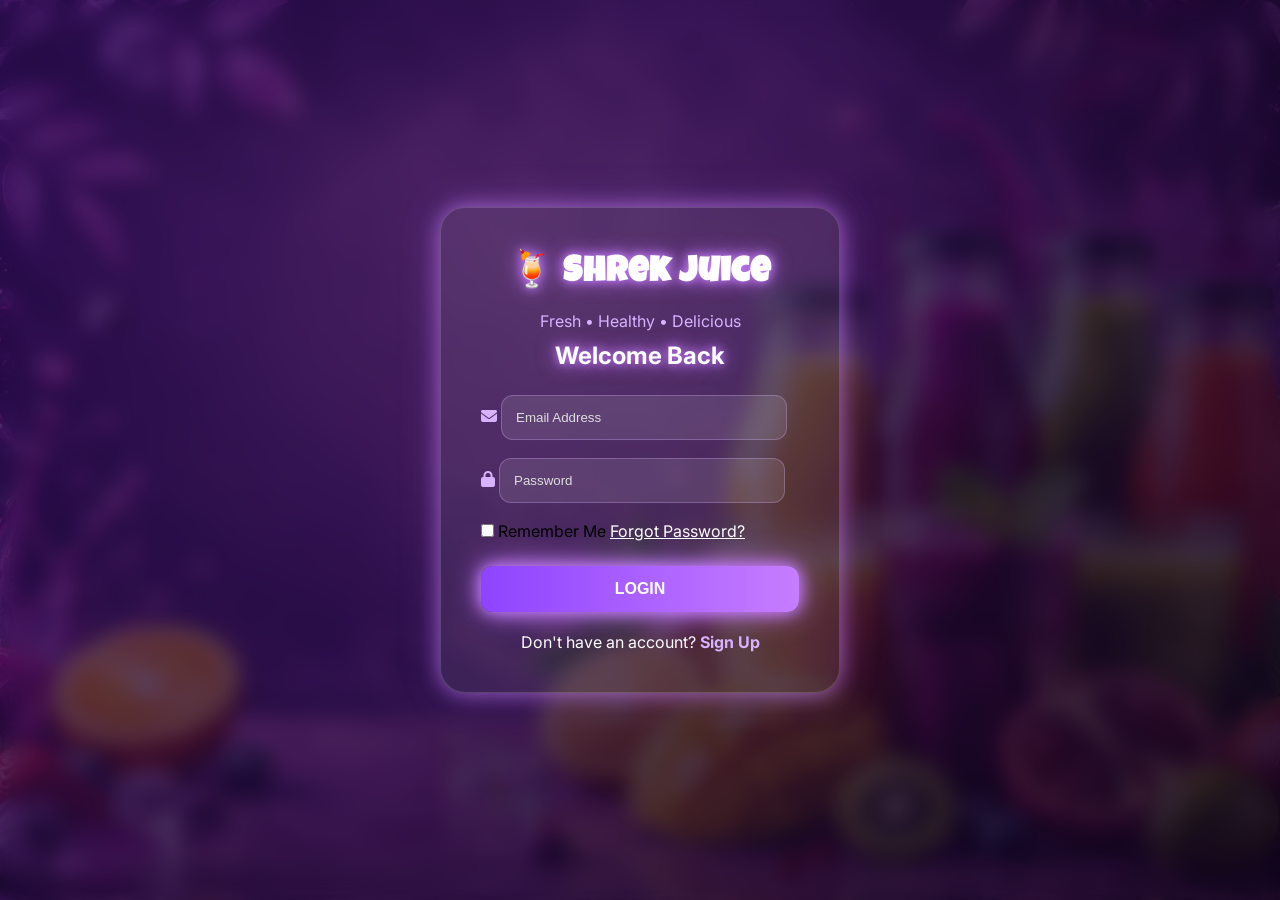
<file: login.html>
<!DOCTYPE html>
<html lang="en">
<head>
    <meta charset="UTF-8">
    <meta name="viewport" content="width=device-width, initial-scale=1.0">
    <title>Shrek Juice | Login</title>

    <link rel="stylesheet" href="style.css">

    <link rel="stylesheet"
        href="https://cdnjs.cloudflare.com/ajax/libs/font-awesome/6.5.1/css/all.min.css">
</head>

<body class="sign-up-body">

  

    <div class="login-container" >

        <div class="logo-section">
            <h1>🍹 Shrek Juice</h1>
            <p>Fresh • Healthy • Delicious</p>
        </div>

        <form class="login-form" action="index.html">

            <h2>Welcome Back</h2>

            <div class="input-box">
                <i class="fas fa-envelope"></i>
                <input type="email" placeholder="Email Address" required>
            </div>

            <div class="input-box">
                <i class="fas fa-lock"></i>
                <input type="password" placeholder="Password" required>
            </div>

            <div class="options" style="margin-bottom: 25px;">
                <label>
                    <input type="checkbox"> Remember Me
                </label>

                <a href="sign-up.html" style="color: white;">Forgot Password?</a>
            </div>

            <button type="submit" class="login-btn">
                Login
            </button>

            <p class="signup-link">
                Don't have an account?
                <a href="sign-up.html">Sign Up</a>
            </p>
        </form>
    </div>

</body>
</html>
</file>
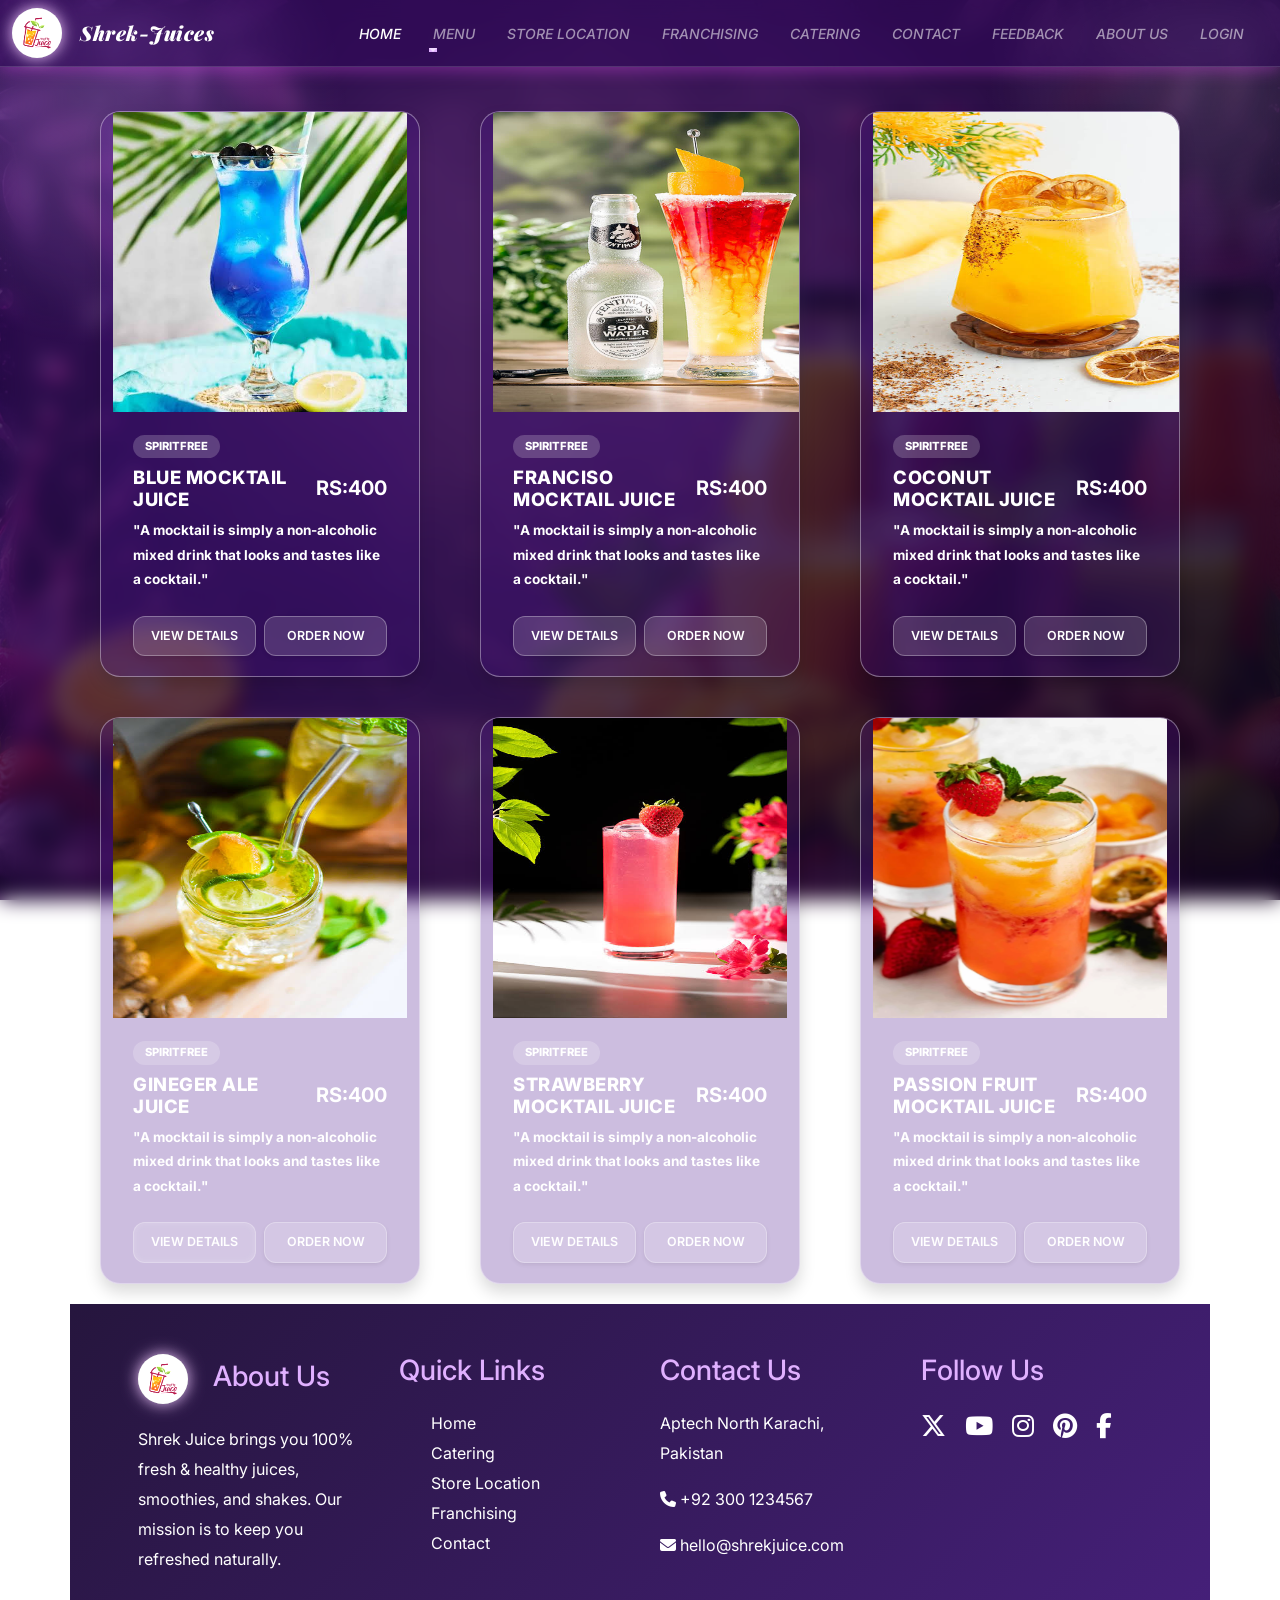
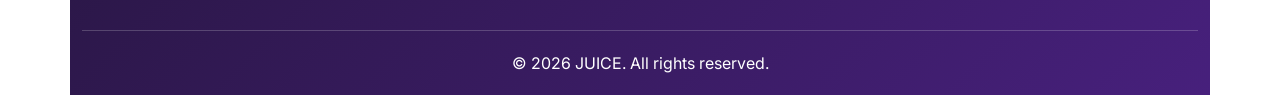
<file: mocktails-categ.html>
<!DOCTYPE html>
<html lang="en">

<head>
    <meta charset="UTF-8">
    <meta name="viewport" content="width=device-width, initial-scale=1.0">
    <title>Mocktail Category</title>

    <link rel="shortcut icon" href="material/shrek-juice.jpg" type="image/x-icon">

    <!-- Bootstrap 5 CSS CDN Link -->
    <link href="https://cdn.jsdelivr.net/npm/bootstrap@5.3.3/dist/css/bootstrap.min.css" rel="stylesheet">
    
    <!-- Google Font Link (For Luckiest Guy Font) -->
    <link href="https://fonts.googleapis.com/css2?family=Luckiest+Guy&display=swap" rel="stylesheet">
    <link href="https://fonts.googleapis.com/css2?family=Playfair+Display:ital,wght@0,700;0,900;1,700&family=Inter:wght@500&display=swap" rel="stylesheet">
    
       <!-- font awesome icon cdn  -->
    <link href="https://cdnjs.cloudflare.com/ajax/libs/font-awesome/6.5.1/css/all.min.css" rel="stylesheet">


    <!-- External Custom CSS Link -->
    <link rel="stylesheet" href="style.css">
</head>

<body>
    <!--Navbar-->
    <nav class="navbar navbar-expand-lg navbar-dark bg-dark sticky-top">
        <div class="container-fluid">
            <img class="logo" src="material/shrek-juice.jpg" alt="Logo_juice">
            <a class="navbar-brand" href="index.html"> Shrek-Juices</a>
            <button class="navbar-toggler" type="button" data-bs-toggle="collapse"
                data-bs-target="#navbarNav" aria-controls="navbarNav" aria-expanded="false">
                <span class="navbar-toggler-icon"></span>
            </button>
            <div class="collapse navbar-collapse" id="navbarNav">
                <ul class="navbar-nav ms-auto mb-2 mb-lg-0 text-uppercase small">
                    <li class="nav-item">
                        <a class="nav-link active" aria-current="page" href="index.html">Home</a>
                    </li>

                    <li class="nav-item dropdown">
                        <a class="nav-link dropdown-toggle" href="#" role="button" data-bs-toggle="dropdown" aria-expanded="false">
                            Menu
                        </a>
                        <ul class="dropdown-menu">
                            <li><a class="dropdown-item" href="fruit-categ.html">Fruit juices</a></li>
                            <li><a class="dropdown-item" href="vege-categ.html">Vegetable juices</a></li>
                            <li><a class="dropdown-item" href="smoothie-categ.html">Smoothies</a></li>
                            <li><a class="dropdown-item" href="protein-categ.html">Protein Shakes</a></li>
                            <li><a class="dropdown-item" href="winter.html">Winter Menu</a></li>
                            <li><a class="dropdown-item" href="chocolate-categ.html">Chocolate juices</a></li>
                            <li><a class="dropdown-item" href="mocktails-categ.html">Mocktails</a></li>
                        </ul>
                    </li>
                    <li class="nav-item">
                        <!-- Connecting directly to the Location section below -->
                        <a class="nav-link" href="index.html#Store-Location">Store Location</a>
                    </li>
                    <li class="nav-item">
                        <a class="nav-link" href="catering-franchising.html">Franchising</a>
                    </li>
                    <li class="nav-item">
                        <a class="nav-link" href="catering-franchising.html">Catering</a>
                    </li>
                    <li class="nav-item">
                        <a class="nav-link" href="contact.html">Contact</a>
                    </li>
                    <li class="nav-item">
                        <a class="nav-link" href="feedback.html">Feedback</a>
                    </li>
                    <li class="nav-item">
                        <!-- Connecting directly to About Us page -->
                        <a class="nav-link" href="About-us.html">About us</a>
                    </li>

                    <li class="nav-item">
                        <a class="nav-link" href="login.html">Login</a>
                    </li>
                </ul>
            </div>
        </div>
    </nav>


    <!-- card-1 -->
    <div class="container mt-4">
        <div class="row" id="mocktail">

            <div class="card shadow border-0"
                style="width: 20rem; border-radius: 16px; overflow: hidden; margin: 20px auto;">

                <img src="material/blue moctail.jpg" alt="juice" height="300">

                <div class="card-body">
                    <span class="badge bg-success-subtle text-success mb-2 fw-bold">Spiritfree</span>

                    <div class="d-flex justify-content-between align-items-center mb-2">
                        <h5 class="card-title fw-bold m-0" style="color: #ffffff;">Blue Mocktail Juice</h5>
                        <span class="fw-bold fs-5 text-success">RS:400</span>
                    </div>

                    <p class="card-text ">"A mocktail is simply a non-alcoholic mixed drink that looks and tastes like a cocktail."
                    </p>

                    <div class="d-flex gap-2 mt-4">
                        <button class="btn w-50 fw-semibold text-white shadow-sm" data-bs-toggle="modal"
                            data-bs-target="#orangeModal" style="background-color:#b33db8; border:none;">
                            View Details
                        </button>
                        <button class="btn btn-primary w-50 fw-semibold shadow-sm"
                            style="background-color: #b33db8; border: none;" data-bs-toggle="modal"
                            data-bs-target="#buyorangeModal">
                            Order Now
                        </button>
                    </div>
                </div>
            </div>
            <!-- Modal -->

            <div class="modal fade" id="orangeModal" tabindex="-1" aria-labelledby="juiceModalLabel" aria-hidden="true">
                <div class="modal-dialog ">
                    <div class="modal-content border-0 shadow-lg"
                        style="background:linear-gradient(135deg,#E6E6FA,#771177); border-radius:30px;">

                        <div class="modal-content border-0 shadow-lg"
                            style="background-color:#e046e0; border-radius:30px;">

                            <div class="modal-header border-0">
                                <h5 class="modal-title fw-bold text-dark" id="juiceModalLabel">
                                    Selling Juice Recipe & Info
                                </h5>

                                <button type="button" class="btn-close" data-bs-dismiss="modal"></button>
                            </div>

                            <div class="modal-body text-center">

                                <img src="material/blue moctail.jpg" alt="Orange Juice"
                                    class="rounded mb-3 d-block mx-auto"
                                    style="width:150px; height:150px; object-fit:cover;">

                                <p class="text-muted" text-black>A blue mocktail is a vibrant, non-alcoholic drink typically made with citrus juice, sweet non-alcoholic blue curaçao syrup, and lemon-lime soda, offering a refreshing and visually striking tropical beverage.</p>

                            </div>
                            <h6 class="fw-bold text-white mt-4 mb-2 "><i class="bi bi-patch-check-fill text-success"></i>
                                Key
                                Ingredients:</h6>
                            <ul class="text-white">
                                <li>Fresh Blue Mocktail</li>
                                <li>Organic Sweet Agave Nectar</li>
                                <li>Hand-picked Crushed Mint Leaves</li>
                                <li>Pure Sea Salt Minerals for Electrolytes</li>
                            </ul>
                        </div>


                        <!-- footer -->
                        <div class=" modal-footer border-0 pt-0">
                            <button type="button" class="btn btn-secondary fw-semibold btn-sm"
                                data-bs-dismiss="modal">Close</button>

                        </div>

                    </div>
                </div>

            </div>
            <!-- modal for order -->
            <div class="modal fade" id="buyorangeModal" tabindex="-1">
                <div class="modal-dialog">
                    <div class="modal-content">

                        <div class="modal-header">
                            <h5 class="modal-title">Order Blue Mocktail Juice</h5>
                            <button type="button" class="btn-close" data-bs-dismiss="modal"></button>
                        </div>

                        <div class="modal-body">


                            <input type="text" id="juice" class="form-control mb-3" placeholder="Enter Your Name">

                            <input type="tel" id="phone" class="form-control mb-3" placeholder="Phone Number">

                            <input type="text" id="address" class="form-control mb-3" placeholder="Delivery Address">

                            <button class="btn btn-success w-100" onclick="confirmOrder()">
                                Confirm Order
                            </button>

                        </div>

                    </div>
                </div>
            </div>

            <!-- card-2-->
            <div class="card shadow border-0"
                style="width: 20rem; border-radius: 16px; overflow: hidden; margin: 20px auto;">

                <img src="material/franciso mocktail.jpg" alt="juice" height="300" width="350">

                <div class="card-body p-4">
                    <span class="badge bg-success-subtle text-success mb-2 fw-bold">Spiritfree</span>

                    <div class="d-flex justify-content-between align-items-center mb-2">
                        <h5 class="card-title fw-bold m-0" style="color: #f8f8f8;">Franciso Mocktail Juice</h5>
                        <span class="fw-bold fs-5 text-success">RS:400</span>
                    </div>

                    <p class="card-text text-medium font-weight-bold">"A mocktail is simply a non-alcoholic mixed drink that looks and tastes like a cocktail."</p>

                    <div class="d-flex gap-2 mt-4">
                        <button class="btn btn- w-50 fw-semibold text-white shadow-sm" data-bs-toggle="modal"
                            data-bs-target="#appleModal" style="background-color: #b33db8; ">
                            View Details
                        </button>
                        <button class="btn btn-primary w-50 fw-semibold shadow-sm"
                            style="background-color: #b33db8; border: none;" data-bs-toggle="modal"
                            data-bs-target="#buyappleModal">
                            Order Now
                        </button>
                    </div>
                </div>
            </div>
            <!-- modal -->

            <div class="modal fade" id="appleModal" tabindex="-1" aria-labelledby="juiceModalLabel" aria-hidden="true">
                <div class="modal-dialog ">
                    <div class="modal-content border-0 shadow-lg" style="border-radius: 20px;">

                        <div class="modal-header border-0 pb-0">
                            <h5 class="modal-title fw-bold text-dark" id="juiceModalLabel">Selling Juice Recipe
                                & Info
                            </h5>
                            <button type="button" class="btn-close" data-bs-dismiss="modal" aria-label="Close"></button>
                        </div>

                        <div class="modal-body py-3">
                            <img src="material/franciso mocktail.jpg" alt="Apple Juice"
                                class="img-fluid rounded d-block mx-auto mb-3"
                                style="width:150px; height:150px; object-fit:cover;">
                            <p class="text-muted">Franciso mocktail is a fruity, citrusy, and non-alcoholic blend typically made with orange, lemon, and pineapple juices, balanced with grenadine and soda water.</p>

                            <h6 class="fw-bold text-white mt-4 mb-2"><i class="bi bi-patch-check-fill text-success"></i>
                                Key
                                Ingredients:</h6>
                            <ul class="text-white">
                                <li>Fresh Lime Juice & Zest</li>
                                <li>Organic Sweet Agave Nectar</li>
                                <li>Hand-picked Crushed Mint Leaves </li>
                                <li>Pure Sea Salt Minerals for Electrolytes</li>
                            </ul>
                        </div>

                        <div class="modal-footer border-0 pt-0">
                            <button type="button" class="btn btn-secondary fw-semibold btn-sm"
                                data-bs-dismiss="modal">Close</button>
                        </div>

                    </div>
                </div>
            </div>

            <!-- modal for order -->
            <div class="modal fade" id="buyappleModal" tabindex="-1">
                <div class="modal-dialog">
                    <div class="modal-content">

                        <div class="modal-header">
                            <h5 class="modal-title">Order Franciso Mocktial Juice</h5>
                            <button type="button" class="btn-close" data-bs-dismiss="modal"></button>
                        </div>

                        <div class="modal-body">

                            <input type="text" id="juice" class="form-control mb-3" placeholder="Enter Your Name">

                            <input type="tel" id="phone" class="form-control mb-3" placeholder="Phone Number">

                            <input type="text" id="address" class="form-control mb-3" placeholder="Delivery Address">

                            <button class="btn btn-success w-100" onclick="confirmOrder()">
                                Confirm Order
                            </button>

                        </div>

                    </div>
                </div>
            </div>





            <!-- card-3-->
            <div class="card shadow border-0"
                style="width: 20rem; border-radius: 16px; overflow: hidden; margin: 20px auto;">

                <img src="material/coconut mocktail.jpg" alt="juice" height="300" width="350">

                <div class="card-body p-4">
                    <span class="badge bg-success-subtle text-success mb-2 fw-bold">Spiritfree</span>

                    <div class="d-flex justify-content-between align-items-center mb-2">
                        <h5 class="card-title fw-bold m-0" style="color: #f8f8f8;">coconut Mocktail Juice</h5>
                        <span class="fw-bold fs-5 text-success">RS:400</span>
                    </div>

                    <p class="card-text ">"A mocktail is simply a non-alcoholic mixed drink that looks and tastes like a cocktail."</p>

                    <div class="d-flex gap-2 mt-4">
                        <button class="btn btn- w-50 fw-semibold text-white  shadow-sm" data-bs-toggle="modal"
                            data-bs-target="#pomegranateModal" style="background-color: #b33db8; ">
                            View Details
                        </button>
                        <button class="btn btn-primary w-50 fw-semibold shadow-sm"
                            style="background-color: #b33db8; border: none;" data-bs-toggle="modal"
                            data-bs-target="#buypomegranateModal">
                            Order Now
                        </button>
                    </div>
                </div>
            </div>
            <!-- modal -->

            <div class="modal fade" id="pomegranateModal" tabindex="-1" aria-labelledby="juiceModalLabel"
                aria-hidden="true">
                <div class="modal-dialog ">
                    <div class="modal-content border-0 shadow-lg" style="border-radius: 20px;">

                        <div class="modal-header border-0 pb-0">
                            <h5 class="modal-title fw-bold text-dark" id="juiceModalLabel">Selling Juice Recipe &
                                Info</h5>
                            <button type="button" class="btn-close" data-bs-dismiss="modal" aria-label="Close"></button>
                        </div>

                        <div class="modal-body py-3">
                            <img src="material/coconut mocktail.jpg" alt="Pomegranate Juice"
                                class="img-fluid rounded d-block mx-auto mb-3"
                                style="width:150px; height:150px; object-fit:cover;">
                            <p class="text-muted">A coconut mocktail is a refreshing, non-alcoholic tropical drink made by blending coconut water or creamy coconut milk with vibrant flavor enhancers like fresh lime, mint, or fruit juices.</p>

                            <h6 class="fw-bold text-white mt-4 mb-2"><i class="bi bi-patch-check-fill text-success"></i>
                                Key
                                Ingredients:</h6>
                            <ul class="text-white">
                                <li>Fresh Lime Juice & Zest</li>
                                <li>Organic Sweet Agave Nectar</li>
                                <li>Hand-picked Crushed Mint Leaves</li>
                                <li>Pure Sea Salt Minerals for Electrolytes</li>
                            </ul>
                        </div>

                        <div class="modal-footer border-0 pt-0">
                            <button type="button" class="btn btn-secondary fw-semibold btn-sm"
                                data-bs-dismiss="modal">Close</button>
                            
                        </div>

                    </div>
                </div>
            </div>

            <!-- modal for order -->
            <div class="modal fade" id="buypomegranateModal" tabindex="-1">
                <div class="modal-dialog">
                    <div class="modal-content">

                        <div class="modal-header">
                            <h5 class="modal-title">Order coconut Mocktail Juice</h5>
                            <button type="button" class="btn-close" data-bs-dismiss="modal"></button>
                        </div>

                        <div class="modal-body">

                            <input type="text" id="juice" class="form-control mb-3" placeholder="Enter Your Name">

                            <input type="tel" id="phone" class="form-control mb-3" placeholder="Phone Number">

                            <input type="text" id="address" class="form-control mb-3" placeholder="Delivery Address">

                            <button class="btn btn-success w-100" onclick="confirmOrder()">
                                Confirm Order
                            </button>

                        </div>

                    </div>
                </div>
            </div>


            <!-- card-4-->

            <div class="card shadow border-0"
                style="width: 20rem; border-radius: 16px; overflow: hidden; margin: 20px auto;">

                <img src="material/ginger ale mocktail.jpg" alt="juice" height="300">

                <div class="card-body p-4">
                    <span class="badge bg-success-subtle text-success mb-2 fw-bold">Spiritfree</span>

                    <div class="d-flex justify-content-between align-items-center mb-2">
                        <h5 class="card-title fw-bold m-0" style="color: #f8f8f8;">Gineger Ale Juice</h5>
                        <span class="fw-bold fs-5 text-success">RS:400</span>
                    </div>

                    <p class="card-text ">"A mocktail is simply a non-alcoholic mixed drink that looks and tastes like a cocktail."</p>

                    <div class="d-flex gap-2 mt-4">
                        <button class="btn btn- w-50 fw-semibold text-white  " data-bs-toggle="modal"
                            data-bs-target="#mangoModal" style="background-color: #b33db8; ">
                            View Details
                        </button>
                        <button class="btn btn-primary w-50 fw-semibold shadow-sm"
                            style="background-color: #b33db8; border: none;" data-bs-toggle="modal"
                            data-bs-target="#buymangoModal">
                            Order Now
                        </button>
                    </div>
                </div>
            </div>

            <!-- modal -->
            <div class="modal fade" id="mangoModal" tabindex="-1" aria-labelledby="juiceModalLabel" aria-hidden="true">
                <div class="modal-dialog ">
                    <div class="modal-content border-0 shadow-lg" style="border-radius: 20px;">

                        <div class="modal-header border-0 pb-0">
                            <h5 class="modal-title fw-bold text-dark" id="juiceModalLabel">Selling Juice Recipe & Info
                            </h5>
                            <button type="button" class="btn-close" data-bs-dismiss="modal" aria-label="Close"></button>
                        </div>

                        <div class="modal-body py-3">
                            <img src="material/ginger ale mocktail.jpg" alt="Pomegranate Juice"
                                class="img-fluid rounded d-block mx-auto mb-3"
                                style="width:150px; height:150px; object-fit:cover;">
                            <p class="text-muted">A ginger ale mocktail is a crisp, alcohol-free beverage that blends sweet, bubbly ginger ale with ingredients like fresh citrus, mint, or fruit juice.</p>

                            <h6 class="fw-bold text-white mt-4 mb-2"><i class="bi bi-patch-check-fill text-success"></i>
                                Key
                                Ingredients:</h6>
                            <ul class="text-white">
                                <li>Fresh Lime Juice & Zest</li>
                                <li>Organic Sweet Agave Nectar</li>
                                <li>Hand-picked Crushed Mint Leaves</li>
                                <li>Pure Sea Salt Minerals for Electrolytes</li>
                            </ul>
                        </div>

                        <div class="modal-footer border-0 pt-0">
                            <button type="button" class="btn btn-secondary fw-semibold btn-sm"
                                data-bs-dismiss="modal">Close</button>
                        </div>

                    </div>
                </div>
            </div>

            <!-- modal for order -->
            <div class="modal fade" id="buymangoModal" tabindex="-1">
                <div class="modal-dialog">
                    <div class="modal-content">

                        <div class="modal-header">
                            <h5 class="modal-title">Order Giner Ale MOcktail Juice</h5>
                            <button type="button" class="btn-close" data-bs-dismiss="modal"></button>
                        </div>

                        <div class="modal-body">

                            <input type="text" id="juice" class="form-control mb-3" placeholder="Enter Your Name">

                            <input type="tel" id="phone" class="form-control mb-3" placeholder="Phone Number">

                            <input type="text" id="address" class="form-control mb-3" placeholder="Delivery Address">

                            <button class="btn btn-success w-100" onclick="confirmOrder()">
                                Confirm Order
                            </button>

                        </div>

                    </div>
                </div>
            </div>


            <!-- card -5 -->
            <div class="card shadow border-0"
                style="width: 20rem; border-radius: 16px; overflow: hidden; margin: 20px auto;">

                <img src="material/strawberry  mocktail.jpg " alt="juice" height="300">

                <div class="card-body p-4">
                    <span class="badge bg-success-subtle text-success mb-2 fw-bold">Spiritfree</span>

                    <div class="d-flex justify-content-between align-items-center mb-2">
                        <h5 class="card-title fw-bold m-0" style="color: #f8f8f8;">Strawberry Mocktail Juice</h5>
                        <span class="fw-bold fs-5 text-success">RS:400</span>
                    </div>

                    <p class="card-text "> "A mocktail is simply a non-alcoholic mixed drink that looks and tastes like a cocktail."</p>

                    <div class="d-flex gap-2 mt-4">
                        <button class="btn btn- w-50 fw-semibold  text-white shadow-sm" data-bs-toggle="modal"
                            data-bs-target="#kiviModal" style="background-color: #b33db8; color: white; ">
                            View Details
                        </button>
                        <button class="btn btn-primary w-50 fw-semibold shadow-sm"
                            style="background-color: #b33db8; border: none;" data-bs-toggle="modal"
                            data-bs-target="#buykiviModal">
                            Order Now
                        </button>
                    </div>
                </div>
            </div>

            <!-- modal -->
            <div class="modal fade" id="kiviModal" tabindex="-1" aria-labelledby="juiceModalLabel" aria-hidden="true">
                <div class="modal-dialog ">
                    <div class="modal-content border-0 shadow-lg" style="border-radius: 20px;">

                        <div class="modal-header border-0 pb-0">
                            <h5 class="modal-title fw-bold text-dark" id="juiceModalLabel">Selling Juice Recipe &
                                Info</h5>
                            <button type="button" class="btn-close" data-bs-dismiss="modal" aria-label="Close"></button>
                        </div>

                        <div class="modal-body">
                            <img src="material/strawberry  mocktail.jpg" alt="kivi Juice"
                                class="img-fluid rounded d-block mx-auto mb-3"
                                style="width:150px; height:150px; object-fit:cover;">
                            <p class="text-white">A vibrant, refreshing, and non-alcoholic drink made by blending or muddling fresh strawberries with lime, mint, and a sweetener, topped with sparkling water or soda for a bubbly finish.</p>

                            <h6 class="fw-bold text-white mt-4 mb-2"><i class="bi bi-patch-check-fill text-success"></i>
                                Key
                                Ingredients:</h6>
                            <ul class="text-white">
                                <li>Fresh Lime Juice & Zest</li>
                                <li>Organic Sweet Agave Nectar</li>
                                <li> Hand-picked Crushed Mint Leaves</li>
                                <li> Pure Sea Salt Minerals for Electrolytes</li>
                            </ul>
                        </div>

                        <div class="modal-footer">
                            <button type="button" class="btn btn-secondary fw-semibold btn-sm"
                                data-bs-dismiss="modal">Close</button>
                        </div>
                    </div>
                </div>
            </div>
            <!-- modal for order -->
            <div class="modal fade" id="buykiviModal" tabindex="-1">
                <div class="modal-dialog">
                    <div class="modal-content">

                        <div class="modal-header">
                            <h5 class="modal-title">Order strawberry Mocktail Juice</h5>
                            <button type="button" class="btn-close" data-bs-dismiss="modal"></button>
                        </div>

                        <div class="modal-body">

                            <input type="text" id="juice" class="form-control mb-3" placeholder="Enter Your Name">

                            <input type="tel" id="phone" class="form-control mb-3" placeholder="Phone Number">

                            <input type="text" id="address" class="form-control mb-3" placeholder="Delivery Address">

                            <button class="btn btn-success w-100" onclick="confirmOrder()">
                                Confirm Order
                            </button>

                        </div>

                    </div>
                </div>
            </div>

            <!--card-6-->
            <div class="card shadow border-0"
                style="width: 20rem; border-radius: 16px; overflow: hidden; margin: 20px auto;">

                <img src="material/mocktail-passion-fruit.webp" alt="juice" height="300">

                <div class="card-body p-4">
                    <span class="badge bg-success-subtle text-success mb-2 fw-bold">Spiritfree</span>

                    <div class="d-flex justify-content-between align-items-center mb-2">
                        <h5 class="card-title fw-bold m-0" style="color: #f8f8f8;">Passion Fruit Mocktail Juice</h5>
                        <span class="fw-bold fs-5 text-success">RS:400</span>
                    </div>

                    <p class="card-text ">"A mocktail is simply a non-alcoholic mixed drink that looks and tastes like a cocktail."</p>

                    <div class="d-flex gap-2 mt-4">
                        <button class="btn btn- w-50 fw-semibold text-white  shadow-sm" data-bs-toggle="modal"
                            data-bs-target="#limeModal" style="background-color: #b33db8; ">
                            View Details
                        </button>
                        <button class="btn btn-primary w-50 fw-semibold shadow-sm"
                            style="background-color: #b33db8; border: none;" data-bs-toggle="modal"
                            data-bs-target="#buylimeModal">
                            Order Now
                        </button>
                    </div>
                </div>
            </div>
            <!-- Modal -->

            <div class="modal fade" id="limeModal" tabindex="-1" aria-labelledby="juiceModalLabel" aria-hidden="true">
                <div class="modal-dialog ">
                    <div class="modal-content border-0 shadow-lg" style="border-radius: 20px;">

                        <div class="modal-header border-0 pb-0">
                            <h5 class="modal-title fw-bold text-dark" id="juiceModalLabel">Selling Juice Recipe &
                                Info
                            </h5>
                            <button type="button" class="btn-close" data-bs-dismiss="modal" aria-label="Close"></button>
                        </div>

                        <div class="modal-body py-3">
                            <img src="material/mocktail-passion-fruit.webp" alt="lime Juice"
                                class="img-fluid rounded d-block mx-auto mb-3"
                                style="width:150px; height:150px; object-fit:cover;">
                            <p class="text-muted" text-white>A passion fruit mocktail is a vibrant, tropical non-alcoholic drink that blends the sweet, tart, and floral flavors of passion fruit pulp with citrus juice and sparkling water.</p>

                            <h6 class="fw-bold text-white mt-4 mb-2">
                                Key
                                Ingredients:</h6>
                            <ul class="text-white">
                                <li>Fresh lime Juice</li>
                                <li>Organic Sweet Agave Nectar</li>
                                <li>Hand-picked Crushed Mint Leaves</li>
                                <li>Pure Sea Salt Minerals for Electrolytes</li>
                            </ul>
                        </div>
                        <!-- footer -->
                        <div class=" modal-footer border-0 pt-0">
                            <button type="button" class="btn btn-secondary fw-semibold btn-sm"
                                data-bs-dismiss="modal">Close</button>
                           
                        </div>

                    </div>
                </div>
            </div>
            <!-- modal for order -->
            <div class="modal fade" id="buylimeModal" tabindex="-1">
                <div class="modal-dialog">
                    <div class="modal-content">

                        <div class="modal-header">
                            <h5 class="modal-title">Order Strawberry Mocktail Juice</h5>
                            <button type="button" class="btn-close" data-bs-dismiss="modal"></button>
                        </div>

                        <div class="modal-body">

                            <input type="text" id="juice" class="form-control mb-3" placeholder="Enter Your Name">

                            <input type="tel" id="phone" class="form-control mb-3" placeholder="Phone Number">

                            <input type="text" id="address" class="form-control mb-3" placeholder="Delivery Address">

                            <button class="btn btn-success w-100" onclick="confirmOrder()">
                                Confirm Order
                            </button>

                        </div>

                    </div>
                </div>
            </div>


  <!-- footer -->
    <footer class="footer">
        <div class="footer-container">

            <div class="footer-box">
                <h3>
                    <img src="material/shrek-juice.jpg" alt="logo" class="logo">
                    About Us</h3>
                <p>
                    Shrek Juice brings you 100% fresh & healthy juices,
                    smoothies, and shakes. Our mission is to keep you refreshed naturally.
                </p>
            </div>

            <div class="footer-box">
                <h3>Quick Links</h3>
                <ul>
                    <li><a href="index.html">Home</a></li>
                    <li><a href="catering-franchising.html">Catering</a></li>
                    <li><a href="index.html#Store-Location">Store Location</a></li>
                    <li><a href="catering-franchising.html">Franchising</a></li>
                    <li><a href="contact.html">Contact</a></li>
                </ul>
            </div>

            <div class="footer-box">
                <h3>Contact Us</h3>
                <p>Aptech North Karachi, Pakistan</p>
                <p><i class="fas fa-phone"></i> +92 300 1234567</p>
                <p><i class="fas fa-envelope"></i> hello@shrekjuice.com</p>
            </div>

            <div class="footer-box">
                <h3>Follow Us</h3>
                <div class="social-icons">
                    <a href="https://x.com/"><i class="fa-brands fa-x-twitter"></i></a>
                    <a href="https://www.youtube.com/"><i class="fa-brands fa-youtube"></i></a>
                    <a href="https://www.instagram.com/?hl=en"><i class="fa-brands fa-instagram"></i></a>
                    <a href="https://www.pinterest.com/"><i class="fa-brands fa-pinterest"></i></a>
                    <a href="https://www.facebook.com/"><i class="fa-brands fa-facebook-f"></i></a>
                </div>
            </div>

        </div>

        <div class="footer-bottom"> &copy; 2026 JUICE. All rights reserved.</div>
    </footer>






            <script src="https://cdn.jsdelivr.net/npm/bootstrap@5.3.8/dist/js/bootstrap.bundle.min.js"
                integrity="sha384-FKyoEForCGlyvwx9Hj09JcYn3nv7wiPVlz7YYwJrWVcXK/BmnVDxM+D2scQbITxI"
                crossorigin="anonymous"></script>
            <script src="script.js"></script>
        </div>
    </div>


</body>

</html>
</file>
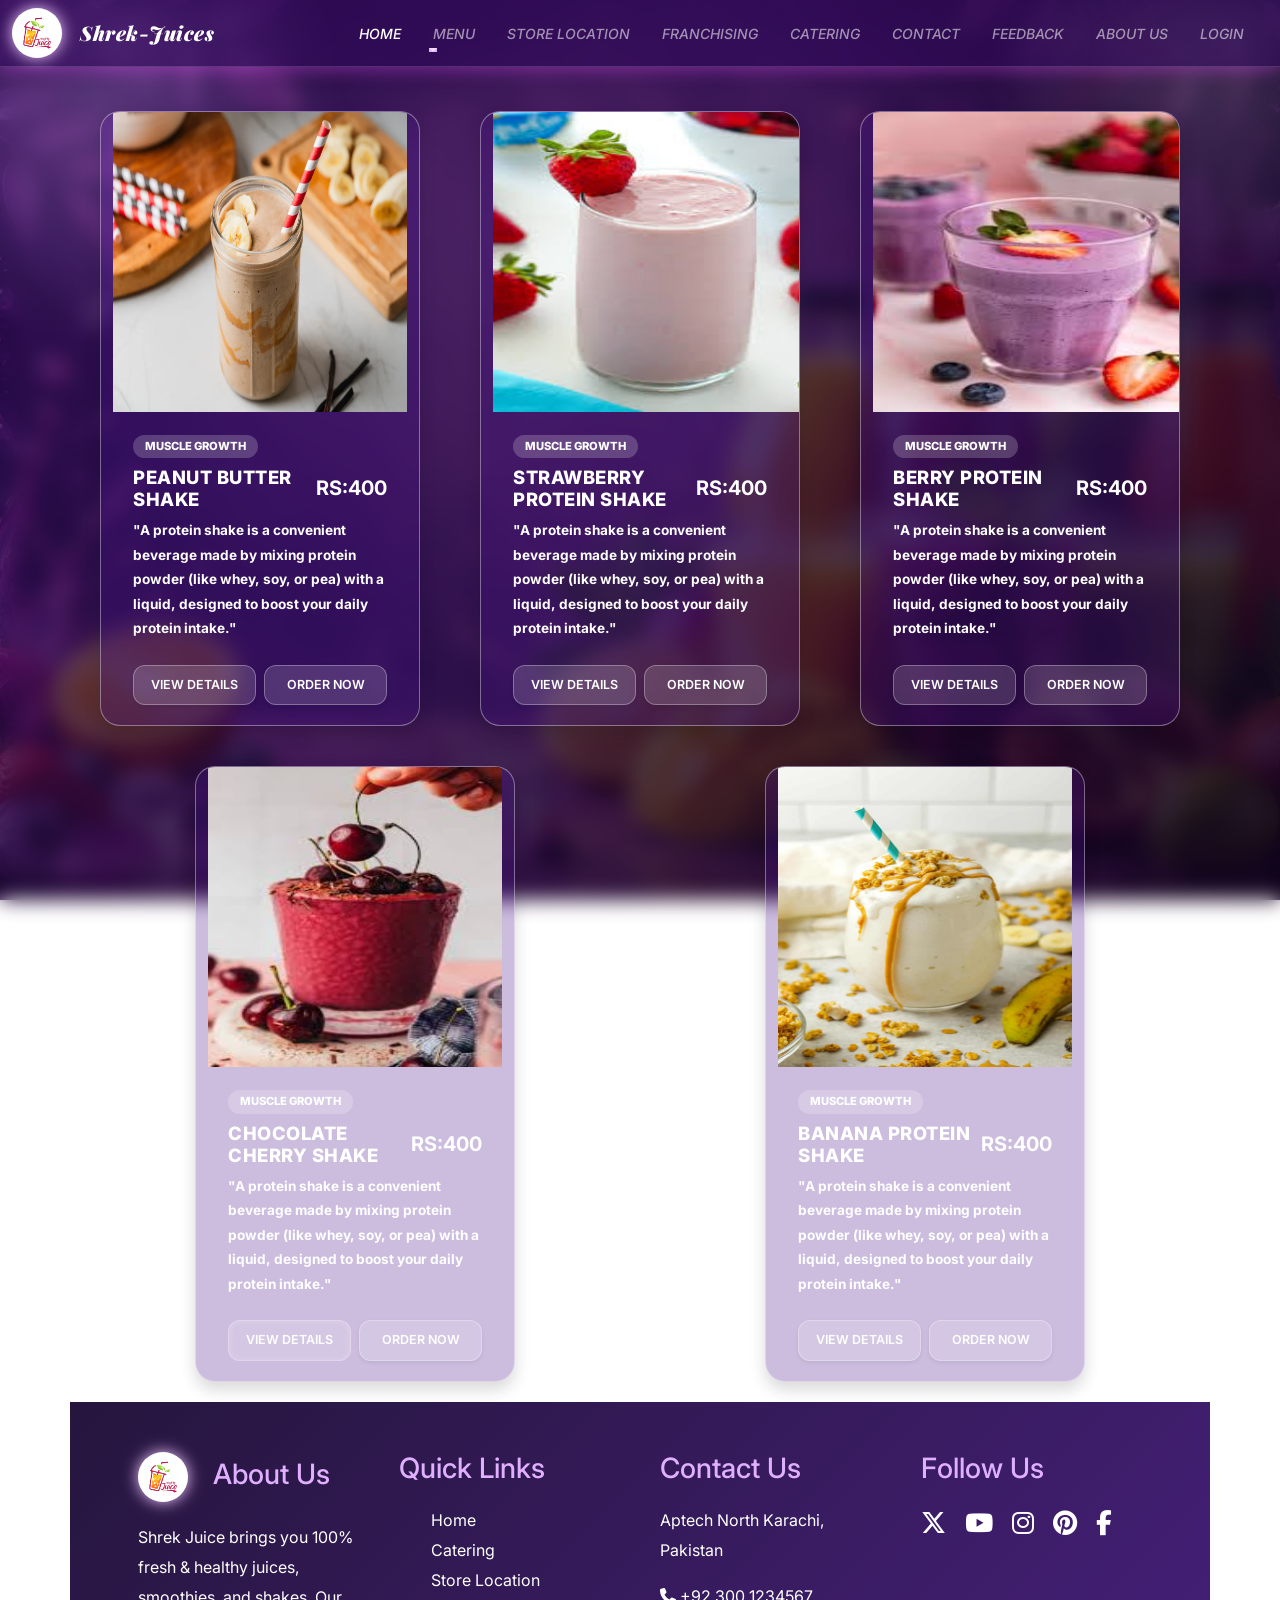
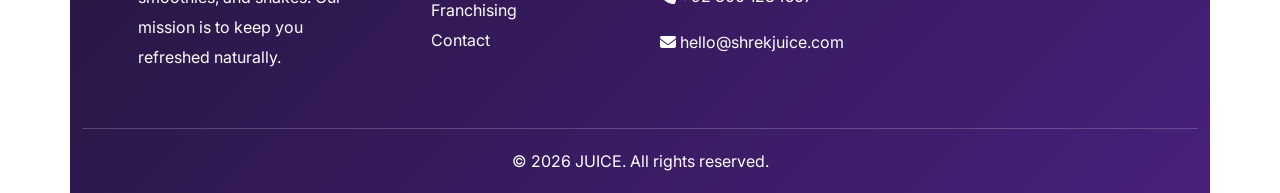
<file: protein-categ.html>
<!DOCTYPE html>
<html lang="en">

<head>
    <meta charset="UTF-8">
    <meta name="viewport" content="width=device-width, initial-scale=1.0">
    <title>Protein Category</title>

    <link rel="shortcut icon" href="material/shrek-juice.jpg" type="image/x-icon">

    <!-- Bootstrap 5 CSS CDN Link -->
    <link href="https://cdn.jsdelivr.net/npm/bootstrap@5.3.3/dist/css/bootstrap.min.css" rel="stylesheet">
    
    <!-- Google Font Link (For Luckiest Guy Font) -->
    <link href="https://fonts.googleapis.com/css2?family=Luckiest+Guy&display=swap" rel="stylesheet">
    <link href="https://fonts.googleapis.com/css2?family=Playfair+Display:ital,wght@0,700;0,900;1,700&family=Inter:wght@500&display=swap" rel="stylesheet">
    

       <!-- font awesome icon cdn  -->
    <link href="https://cdnjs.cloudflare.com/ajax/libs/font-awesome/6.5.1/css/all.min.css" rel="stylesheet">


    <!-- External Custom CSS Link -->
    <link rel="stylesheet" href="style.css">
</head>

<body>
    <!--Navbar-->
    <nav class="navbar navbar-expand-lg navbar-dark bg-dark sticky-top">
        <div class="container-fluid">
            <img class="logo" src="material/shrek-juice.jpg" alt="Logo_juice">
            <a class="navbar-brand" href="index.html"> Shrek-Juices</a>
            <button class="navbar-toggler" type="button" data-bs-toggle="collapse"
                data-bs-target="#navbarNav" aria-controls="navbarNav" aria-expanded="false">
                <span class="navbar-toggler-icon"></span>
            </button>
            <div class="collapse navbar-collapse" id="navbarNav">
                <ul class="navbar-nav ms-auto mb-2 mb-lg-0 text-uppercase small">
                    <li class="nav-item">
                        <a class="nav-link active" aria-current="page" href="index.html">Home</a>
                    </li>

                    <li class="nav-item dropdown">
                        <a class="nav-link dropdown-toggle" href="#" role="button" data-bs-toggle="dropdown" aria-expanded="false">
                            Menu
                        </a>
                        <ul class="dropdown-menu">
                            <li><a class="dropdown-item" href="fruit-categ.html">Fruit juices</a></li>
                            <li><a class="dropdown-item" href="vege-categ.html">Vegetable juices</a></li>
                            <li><a class="dropdown-item" href="smoothie-categ.html">Smoothies</a></li>
                            <li><a class="dropdown-item" href="protein-categ.html">Protein Shakes</a></li>
                            <li><a class="dropdown-item" href="winter.html">Winter Menu</a></li>
                            <li><a class="dropdown-item" href="chocolate-categ.html">Chocolate juices</a></li>
                            <li><a class="dropdown-item" href="mocktails-categ.html">Mocktails</a></li>
                        </ul>
                    </li>
                    <li class="nav-item">
                        <!-- Connecting directly to the Location section below -->
                        <a class="nav-link" href="index.html#Store-Location">Store Location</a>
                    </li>
                    <li class="nav-item">
                        <a class="nav-link" href="catering-franchising.html">Franchising</a>
                    </li>
                    <li class="nav-item">
                        <a class="nav-link" href="catering-franchising.html">Catering</a>
                    </li>
                    <li class="nav-item">
                        <a class="nav-link" href="contact.html">Contact</a>
                    </li>
                    <li class="nav-item">
                        <a class="nav-link" href="feedback.html">Feedback</a>
                    </li>
                    <li class="nav-item">
                        <!-- Connecting directly to About Us page -->
                        <a class="nav-link" href="About-us.html">About us</a>
                    </li>

                    <li class="nav-item">
                        <a class="nav-link" href="login.html">Login</a>
                    </li>
                </ul>
            </div>
        </div>
    </nav>

    <!-- card-1 -->
    <div class="container mt-4">
        <div class="row" id="protein-shake">

            <div class="card shadow border-0"
                style="width: 20rem; border-radius: 16px; overflow: hidden; margin: 20px auto;">

                <img src="material/peanut-butter-protein-shake-recipe-6.webp" alt="juice" height="300">

                <div class="card-body">
                    <span class="badge bg-success-subtle text-success mb-2 fw-bold">Muscle Growth</span>

                    <div class="d-flex justify-content-between align-items-center mb-2">
                        <h5 class="card-title fw-bold m-0" style="color: #ffffff;">Peanut Butter Shake</h5>
                        <span class="fw-bold fs-5 text-success">RS:400</span>
                    </div>

                    <p class="card-text ">
                        "A protein shake is a convenient beverage made by mixing protein powder (like whey, soy, or pea) with a liquid, designed to boost your daily protein intake."</p>

                    <div class="d-flex gap-2 mt-4">
                        <button class="btn w-50 fw-semibold text-white shadow-sm" data-bs-toggle="modal"
                            data-bs-target="#orangeModal" style="background-color:#b33db8; border:none;">
                            View Details
                        </button>
                        <button class="btn btn-primary w-50 fw-semibold shadow-sm"
                            style="background-color: #b33db8; border: none;" data-bs-toggle="modal"
                            data-bs-target="#buyorangeModal">
                            Order Now
                        </button>
                    </div>
                </div>
            </div>
            <!-- Modal -->

            <div class="modal fade" id="orangeModal" tabindex="-1" aria-labelledby="juiceModalLabel" aria-hidden="true">
                <div class="modal-dialog ">
                    <div class="modal-content border-0 shadow-lg"
                        style="background:linear-gradient(135deg,#E6E6FA,#771177); border-radius:30px;">

                        <div class="modal-content border-0 shadow-lg"
                            style="background-color:#e046e0; border-radius:30px;">

                            <div class="modal-header border-0">
                                <h5 class="modal-title fw-bold text-dark" id="juiceModalLabel">
                                    Selling Juice Recipe & Info
                                </h5>

                                <button type="button" class="btn-close" data-bs-dismiss="modal"></button>
                            </div>

                            <div class="modal-body text-center">

                                <img src="material/peanut-butter-protein-shake-recipe-6.webp" alt="Orange Juice"
                                    class="rounded mb-3 d-block mx-auto"
                                    style="width:150px; height:150px; object-fit:cover;">

                                <p class="text-muted" text-white>A peanut butter protein shake is a rich, creamy, and satisfying beverage that blends peanut butter with milk and protein powder to support muscle repair and keep you feeling full.</p>

                            </div>
                            <h6 class="fw-bold text-white mt-4 mb-2 "><i class="bi bi-patch-check-fill text-success"></i>
                                Key
                                Ingredients:</h6>
                            <ul  class="text-white">
                                <li> Fresh orange Juice</li>
                                <li> Organic Sweet Agave Nectar</li>
                                <li> Hand-picked Crushed Mint Leaves</li>
                                <li> Pure Sea Salt Minerals for Electrolytes</li>
                            </ul>
                        </div>



                        <!-- footer -->
                        <div class=" modal-footer border-0 pt-0">
                            <button type="button" class="btn btn-secondary fw-semibold btn-sm"
                                data-bs-dismiss="modal">Close</button>

                        </div>

                    </div>
                </div>

            </div>
            <!-- modal for order -->
            <div class="modal fade" id="buyorangeModal" tabindex="-1">
                <div class="modal-dialog">
                    <div class="modal-content">

                        <div class="modal-header">
                            <h5 class="modal-title">Order peanut butter shake</h5>
                            <button type="button" class="btn-close" data-bs-dismiss="modal"></button>
                        </div>

                        <div class="modal-body">


                            <input type="text" id="juice" class="form-control mb-3" placeholder="Enter Your Name">

                            <input type="tel" id="phone" class="form-control mb-3" placeholder="Phone Number">

                            <input type="text" id="address" class="form-control mb-3" placeholder="Delivery Address">

                            <button class="btn btn-success w-100" onclick="confirmOrder()">
                                Confirm Order
                            </button>

                        </div>

                    </div>
                </div>
            </div>

            <!-- card-2 -->



            <div class="card shadow border-0"
                style="width: 20rem; border-radius: 16px; overflow: hidden; margin: 20px auto;">

                <img src="material/strawberry shakeimages.jpg " alt="juice" height="300" width="350">

                <div class="card-body p-4">
                    <span class="badge bg-success-subtle text-success mb-2 fw-bold">Muscle Growth</span>

                    <div class="d-flex justify-content-between align-items-center mb-2">
                        <h5 class="card-title fw-bold m-0" style="color: #f8f8f8;"> strawberry protein shake</h5>
                        <span class="fw-bold fs-5 text-success">RS:400</span>
                    </div>

                    <p class="card-text text-medium font-weight-bold">
                        "A protein shake is a convenient beverage made by mixing protein powder (like whey, soy, or pea) with a liquid, designed to boost your daily protein intake."</p>

                    <div class="d-flex gap-2 mt-4">
                        <button class="btn btn- w-50 fw-semibold text-white shadow-sm" data-bs-toggle="modal"
                            data-bs-target="#appleModal" style="background-color: #b33db8; ">
                            View Details
                        </button>
                        <button class="btn btn-primary w-50 fw-semibold shadow-sm"
                            style="background-color: #b33db8; border: none;" data-bs-toggle="modal"
                            data-bs-target="#buyappleModal">
                            Order Now
                        </button>
                    </div>
                </div>
            </div>
            <!-- modal -->

            <div class="modal fade" id="appleModal" tabindex="-1" aria-labelledby="juiceModalLabel" aria-hidden="true">
                <div class="modal-dialog ">
                    <div class="modal-content border-0 shadow-lg" style="border-radius: 20px;">

                        <div class="modal-header border-0 pb-0">
                            <h5 class="modal-title fw-bold text-dark" id="juiceModalLabel">Selling Juice Recipe
                                & Info
                            </h5>
                            <button type="button" class="btn-close" data-bs-dismiss="modal" aria-label="Close"></button>
                        </div>

                        <div class="modal-body py-3">
                            <img src="material/strawberry shakeimages.jpg" alt="Apple Juice"
                                class="img-fluid rounded d-block mx-auto mb-3"
                                style="width:150px; height:150px; object-fit:cover;">
                            <p class="text-muted">This creamy, guilt-free Strawberry Protein Shake blends fresh or frozen strawberries with milk, Greek yogurt, and protein powder for a delicious post-workout treat.</p>

                            <h6 class="fw-bold text-white mt-4 mb-2"><i class="bi bi-patch-check-fill text-success"></i>
                                Key
                                Ingredients:</h6>
                            <ul class="text-white">
                                <li>
                                    Fresh Lime Juice & Zest</li>
                                <li> Organic Sweet Agave Nectar</li>
                                <li> Hand-picked Crushed Mint Leaves</li>
                                <li> Pure Sea Salt Minerals for Electrolytes</li>
                            </ul>
                        </div>

                        <div class=" modal-footer border-0 pt-0">
                            <button type="button" class="btn btn-secondary fw-semibold btn-sm"
                                data-bs-dismiss="modal">Close</button>
                           
                        </div>

                    </div>
                </div>
            </div>

            <!-- modal for order -->
            <div class="modal fade" id="buyappleModal" tabindex="-1">
                <div class="modal-dialog">
                    <div class="modal-content">

                        <div class="modal-header">
                            <h5 class="modal-title">Order strawberry protien shake</h5>
                            <button type="button" class="btn-close" data-bs-dismiss="modal"></button>
                        </div>

                        <div class="modal-body">

                            <input type="text" id="juice" class="form-control mb-3" placeholder="Enter Your Name">

                            <input type="tel" id="phone" class="form-control mb-3" placeholder="Phone Number">

                            <input type="text" id="address" class="form-control mb-3" placeholder="Delivery Address">

                            <button class="btn btn-success w-100" onclick="confirmOrder()">
                                Confirm Order
                            </button>

                        </div>

                    </div>
                </div>
            </div>





            <!-- card-3-->



            <div class="card shadow border-0"
                style="width: 20rem; border-radius: 16px; overflow: hidden; margin: 20px auto;">

                <img src="material/berry shake.jpg" alt="juice" height="300" width="350">

                <div class="card-body p-4">
                    <span class="badge bg-success-subtle text-success mb-2 fw-bold">Muscle Growth</span>

                    <div class="d-flex justify-content-between align-items-center mb-2">
                        <h5 class="card-title fw-bold m-0" style="color: #f8f8f8;">Berry Protein Shake</h5>
                        <span class="fw-bold fs-5 text-success">RS:400</span>
                    </div>

                    <p class="card-text ">
                        "A protein shake is a convenient beverage made by mixing protein powder (like whey, soy, or pea) with a liquid, designed to boost your daily protein intake."</p>

                    <div class="d-flex gap-2 mt-4">
                        <button class="btn btn- w-50 fw-semibold text-white  shadow-sm" data-bs-toggle="modal"
                            data-bs-target="#pomegranateModal" style="background-color: #b33db8; ">
                            View Details
                        </button>
                        <button class="btn btn-primary w-50 fw-semibold shadow-sm"
                            style="background-color: #b33db8; border: none;" data-bs-toggle="modal"
                            data-bs-target="#buypomegranateModal">
                            Order Now
                        </button>
                    </div>
                </div>
            </div>
            <!-- modal -->

            <div class="modal fade" id="pomegranateModal" tabindex="-1" aria-labelledby="juiceModalLabel"
                aria-hidden="true">
                <div class="modal-dialog ">
                    <div class="modal-content border-0 shadow-lg" style="border-radius: 20px;">

                        <div class="modal-header border-0 pb-0">
                            <h5 class="modal-title fw-bold text-dark" id="juiceModalLabel">Selling Juice Recipe &
                                Info</h5>
                            <button type="button" class="btn-close" data-bs-dismiss="modal" aria-label="Close"></button>
                        </div>

                        <div class="modal-body py-3">
                            <img src="material/berry shake.jpg" alt="Pomegranate Juice"
                                class="img-fluid rounded d-block mx-auto mb-3"
                                style="width:150px; height:150px; object-fit:cover;">
                            <p class="text-muted">A berry protein shake is a quick, refreshing, and nutrient-dense beverage that blends antioxidant-rich fruit with a protein source, making it an ideal post-workout recovery drink or healthy breakfast on the go.</p>

                            <h6 class="fw-bold text-white mt-4 mb-2"><i class="bi bi-patch-check-fill text-success"></i>
                                Key
                                Ingredients:</h6>
                            <ul class="text-white">
                                <li>Fresh Lime Juice & Zest</li>
                                <li>Organic Sweet Agave Nectar</li>
                                <li>Hand-picked Crushed Mint Leaves</li>
                                <li>Pure Sea Salt Minerals for Electrolytes
                                </li>
                            </ul>
                        </div>

                        <div class="modal-footer border-0 pt-0">
                            <button type="button" class="btn btn-secondary fw-semibold btn-sm"
                                data-bs-dismiss="modal">Close</button>
                           
                        </div>

                    </div>
                </div>
            </div>

            <!-- modal for order -->
            <div class="modal fade" id="buypomegranateModal" tabindex="-1">
                <div class="modal-dialog">
                    <div class="modal-content">

                        <div class="modal-header">
                            <h5 class="modal-title">Order berry protien shake</h5>
                            <button type="button" class="btn-close" data-bs-dismiss="modal"></button>
                        </div>

                        <div class="modal-body">

                            <input type="text" id="juice" class="form-control mb-3" placeholder="Enter Your Name">

                            <input type="tel" id="phone" class="form-control mb-3" placeholder="Phone Number">

                            <input type="text" id="address" class="form-control mb-3" placeholder="Delivery Address">

                            <button class="btn btn-success w-100" onclick="confirmOrder()">
                                Confirm Order
                            </button>

                        </div>

                    </div>
                </div>
            </div>


            <!-- card-4 -->

            <div class="card shadow border-0"
                style="width: 20rem; border-radius: 16px; overflow: hidden; margin: 20px auto;">

                <img src="material/chocolate cherry shake.jpg" alt="juice" height="300">

                <div class="card-body p-4">
                    <span class="badge bg-success-subtle text-success mb-2 fw-bold">Muscle Growth</span>

                    <div class="d-flex justify-content-between align-items-center mb-2">
                        <h5 class="card-title fw-bold m-0" style="color: #f8f8f8;">Chocolate Cherry Shake</h5>
                        <span class="fw-bold fs-5 text-success">RS:400</span>
                    </div>

                    <p class="card-text ">"A protein shake is a convenient beverage made by mixing protein powder (like whey, soy, or pea) with a liquid, designed to boost your daily protein intake."</p>

                    <div class="d-flex gap-2 mt-4">
                        <button class="btn btn- w-50 fw-semibold text-white  " data-bs-toggle="modal"
                            data-bs-target="#mangoModal" style="background-color: #b33db8; ">
                            View Details
                        </button>
                        <button class="btn btn-primary w-50 fw-semibold shadow-sm"
                            style="background-color: #b33db8; border: none;" data-bs-toggle="modal"
                            data-bs-target="#buymangoModal">
                            Order Now
                        </button>
                    </div>
                </div>
            </div>

            <!-- modal -->
            <div class="modal fade" id="mangoModal" tabindex="-1" aria-labelledby="juiceModalLabel" aria-hidden="true">
                <div class="modal-dialog ">
                    <div class="modal-content border-0 shadow-lg" style="border-radius: 20px;">

                        <div class="modal-header border-0 pb-0">
                            <h5 class="modal-title fw-bold text-dark" id="juiceModalLabel">Selling Juice Recipe & Info
                            </h5>
                            <button type="button" class="btn-close" data-bs-dismiss="modal" aria-label="Close"></button>
                        </div>

                        <div class="modal-body py-3">
                            <img src="material/chocolate cherry shake.jpg" alt="Pomegranate Juice"
                                class="img-fluid rounded d-block mx-auto mb-3"
                                style="width:150px; height:150px; object-fit:cover;">
                            <p class="text-muted">A chocolate cherry protein shake is a rich, creamy, and antioxidant-packed blend—combining chocolate protein (or cocoa powder) with sweet frozen cherries and milk—that serves as a delicious post-workout refuel or satisfying meal replacement.</p>

                            <h6 class="fw-bold text-white mt-4 mb-2"><i class="bi bi-patch-check-fill text-success"></i>
                                Key
                                Ingredients:</h6>
                            <ul class="text-white">
                                <li>Fresh Lime Juice & Zest</li>
                                <li>Organic Sweet Agave Nectar</li>
                                <li>Hand-picked Crushed Mint Leaves</li>
                                <li>Pure Sea Salt Minerals for Electrolytes</li>
                            </ul>
                        </div>

                        <div class="modal-footer border-0 pt-0">
                            <button type="button" class="btn btn-secondary fw-semibold btn-sm"
                                data-bs-dismiss="modal">Close</button>
                        </div>

                    </div>
                </div>
            </div>

            <!-- modal for order -->
            <div class="modal fade" id="buymangoModal" tabindex="-1">
                <div class="modal-dialog">
                    <div class="modal-content">

                        <div class="modal-header">
                            <h5 class="modal-title">Order chocolate cherry protien shake </h5>
                            <button type="button" class="btn-close" data-bs-dismiss="modal"></button>
                        </div>

                        <div class="modal-body">

                            <input type="text" id="juice" class="form-control mb-3" placeholder="Enter Your Name">

                            <input type="tel" id="phone" class="form-control mb-3" placeholder="Phone Number">

                            <input type="text" id="address" class="form-control mb-3" placeholder="Delivery Address">

                            <button class="btn btn-success w-100" onclick="confirmOrder()">
                                Confirm Order
                            </button>

                        </div>

                    </div>
                </div>
            </div>


            <!-- card -5  -->



            <div class="card shadow border-0"
                style="width: 20rem; border-radius: 16px; overflow: hidden; margin: 20px auto;">

                <img src="material/banana shake.jpg " alt="juice" height="300">

                <div class="card-body p-4">
                    <span class="badge bg-success-subtle text-success mb-2 fw-bold">Muscle Growth</span>

                    <div class="d-flex justify-content-between align-items-center mb-2">
                        <h5 class="card-title fw-bold m-0" style="color: #f8f8f8;">Banana Protein Shake</h5>
                        <span class="fw-bold fs-5 text-success">RS:400</span>
                    </div>

                    <p class="card-text ">
                        "A protein shake is a convenient beverage made by mixing protein powder (like whey, soy, or pea) with a liquid, designed to boost your daily protein intake."</p>

                    <div class="d-flex gap-2 mt-4">
                        <button class="btn btn- w-50 fw-semibold  text-white shadow-sm" data-bs-toggle="modal"
                            data-bs-target="#kiviModal" style="background-color: #b33db8; color: white; ">
                            View Details
                        </button>
                        <button class="btn btn-primary w-50 fw-semibold shadow-sm"
                            style="background-color: #b33db8; border: none;" data-bs-toggle="modal"
                            data-bs-target="#buykiviModal">
                            Order Now
                        </button>
                    </div>
                </div>
            </div>

            <!-- modal -->
            <div class="modal fade" id="kiviModal" tabindex="-1" aria-labelledby="juiceModalLabel" aria-hidden="true">
                <div class="modal-dialog ">
                    <div class="modal-content border-0 shadow-lg" style="border-radius: 20px;">

                        <div class="modal-header border-0 pb-0">
                            <h5 class="modal-title fw-bold text-dark" id="juiceModalLabel">Selling Juice Recipe &
                                Info</h5>
                            <button type="button" class="btn-close" data-bs-dismiss="modal" aria-label="Close"></button>
                        </div>

                        <div class="modal-body">
                            <img src="material/banana shake.jpg" alt="kivi Juice"
                                class="img-fluid rounded d-block mx-auto mb-3"
                                style="width:150px; height:150px; object-fit:cover;">
                            <p class="text-white">A banana protein shake is a rich, creamy, and nutritious blend of bananas, milk, and protein powder that provides the perfect balance of carbohydrates and muscle-building protein.</p>

                            <h6 class="fw-bold text-white mt-4 mb-2"><i class="bi bi-patch-check-fill text-success"></i>
                                Key
                                Ingredients:</h6>
                            <ul class="text-white">
                                <li>Fresh Lime Juice & Zest</li>
                                <li>Organic Sweet Agave Nectar</li>
                                <li>Hand-picked Crushed Mint Leaves</li>
                                <li>Pure Sea Salt Minerals for Electrolytes</li>
                            </ul>
                        </div>

                        <div class="modal-footer">
                            <button type="button" class="btn btn-secondary fw-semibold btn-sm"
                                data-bs-dismiss="modal">Close</button>
                        </div>

                    </div>
                </div>
            </div>
            <!-- modal for order -->
            <div class="modal fade" id="buykiviModal" tabindex="-1">
                <div class="modal-dialog">
                    <div class="modal-content">

                        <div class="modal-header">
                            <h5 class="modal-title">Order banana protien shake</h5>
                            <button type="button" class="btn-close" data-bs-dismiss="modal"></button>
                        </div>

                        <div class="modal-body">

                            <input type="text" id="juice" class="form-control mb-3" placeholder="Enter Your Name">

                            <input type="tel" id="phone" class="form-control mb-3" placeholder="Phone Number">

                            <input type="text" id="address" class="form-control mb-3" placeholder="Delivery Address">

                            <button class="btn btn-success w-100" onclick="confirmOrder()">
                                Confirm Order
                            </button>

                        </div>

                    </div>
                </div>
            </div>




  <!-- footer -->
    <footer class="footer">
        <div class="footer-container">

            <div class="footer-box">
                <h3>
                    <img src="material/shrek-juice.jpg" alt="logo" class="logo">
                    About Us</h3>
                <p>
                    Shrek Juice brings you 100% fresh & healthy juices,
                    smoothies, and shakes. Our mission is to keep you refreshed naturally.
                </p>
            </div>

            <div class="footer-box">
                <h3>Quick Links</h3>
                <ul>
                    <li><a href="index.html">Home</a></li>
                    <li><a href="catering-franchising.html">Catering</a></li>
                    <li><a href="index.html#Store-Location">Store Location</a></li>
                    <li><a href="catering-franchising.html">Franchising</a></li>
                    <li><a href="contact.html">Contact</a></li>
                </ul>
            </div>

            <div class="footer-box">
                <h3>Contact Us</h3>
                <p>Aptech North Karachi, Pakistan</p>
                <p><i class="fas fa-phone"></i> +92 300 1234567</p>
                <p><i class="fas fa-envelope"></i> hello@shrekjuice.com</p>
            </div>

            <div class="footer-box">
                <h3>Follow Us</h3>
                <div class="social-icons">
                    <a href="https://x.com/"><i class="fa-brands fa-x-twitter"></i></a>
                    <a href="https://www.youtube.com/"><i class="fa-brands fa-youtube"></i></a>
                    <a href="https://www.instagram.com/?hl=en"><i class="fa-brands fa-instagram"></i></a>
                    <a href="https://www.pinterest.com/"><i class="fa-brands fa-pinterest"></i></a>
                    <a href="https://www.facebook.com/"><i class="fa-brands fa-facebook-f"></i></a>
                </div>
            </div>

        </div>

        <div class="footer-bottom"> &copy; 2026 JUICE. All rights reserved.</div>
    </footer>






           <script src="https://cdn.jsdelivr.net/npm/bootstrap@5.3.8/dist/js/bootstrap.bundle.min.js"></script>
            <script src="script.js"></script>
        </div>
    </div>
   
</body>

</html>
</file>
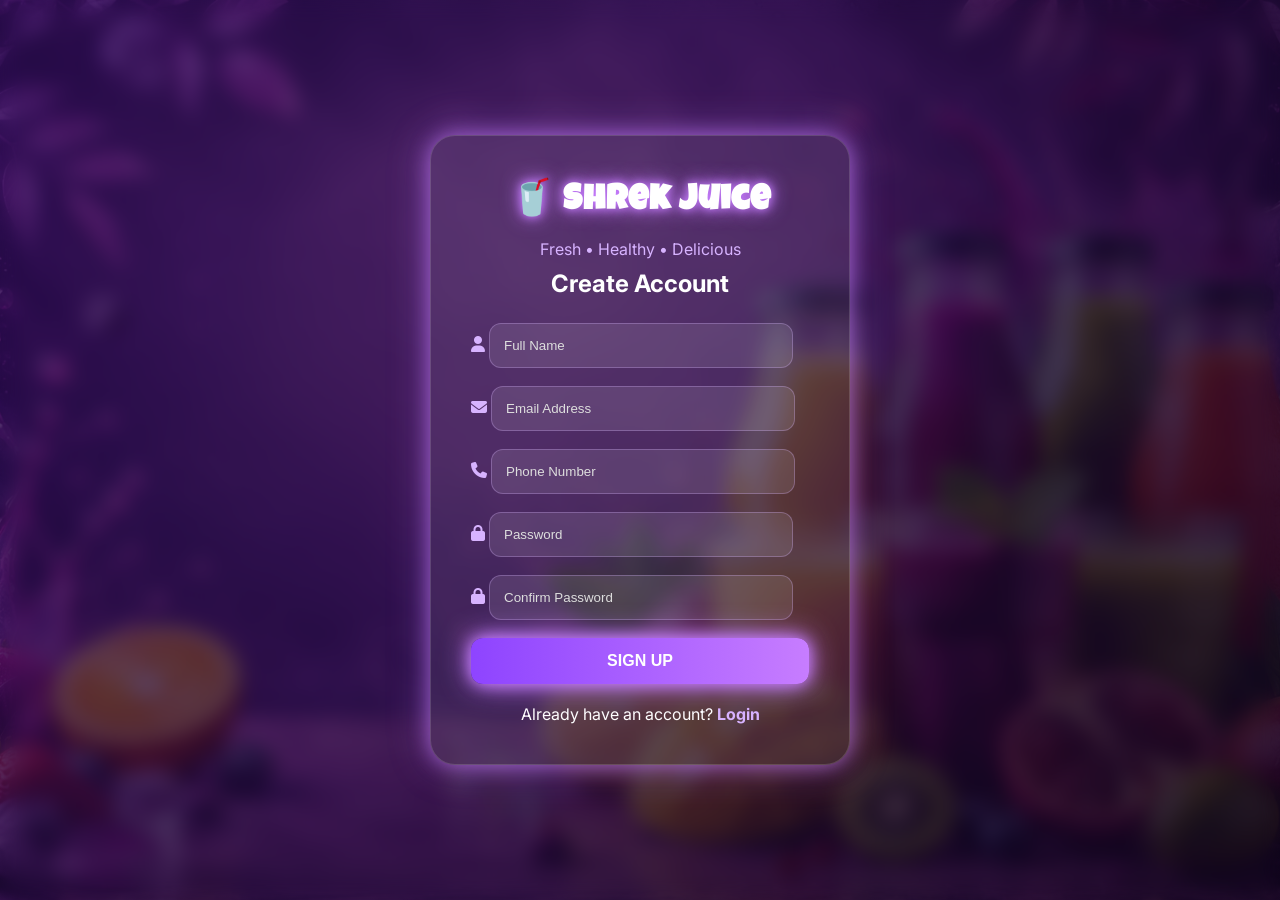
<file: sign-up.html>
<!DOCTYPE html>
<html lang="en">

<head>
    <meta charset="UTF-8">
    <meta name="viewport" content="width=device-width, initial-scale=1.0">
    <title>Shrek Juice - Sign Up</title>

    <!-- CSS  -->
    <link rel="stylesheet" href="style.css">

    <!-- font awesome icon cdn  -->
    <link href="https://cdnjs.cloudflare.com/ajax/libs/font-awesome/6.5.1/css/all.min.css" rel="stylesheet">
</head>

<body class="sign-up-body">


    <div class="signup-container">

        <div class="logo-section">
            <h1>🥤 Shrek Juice</h1>
            <p>Fresh • Healthy • Delicious</p>
        </div>

        <form class="signup-form" action="login.html">

            <h2>Create Account</h2>

            <div class="input-box">
                <i class="fas fa-user"></i>
                <input type="text" placeholder="Full Name" required>
            </div>

            <div class="input-box">
                <i class="fas fa-envelope"></i>
                <input type="email" placeholder="Email Address" required>
            </div>

            <div class="input-box">
                <i class="fas fa-phone"></i>
                <input type="tel" placeholder="Phone Number" required>
            </div>

            <div class="input-box">
                <i class="fas fa-lock"></i>
                <input type="password" placeholder="Password" required id="pw">
            </div>

            <div class="input-box">
                <i class="fas fa-lock"></i>
                <input type="password" placeholder="Confirm Password" required id="cpw">
            </div>

            <button type="submit" class="signup-btn" onclick="checkPassword()">
                Sign Up
            </button>

            <p class="login-link">
                Already have an account?
                <a href="login.html">Login</a>
            </p>

        </form>

    </div>

    <script>

        function checkPassword() {
            let pass = document.getElementById("pw").value;
            let Cpass = document.getElementById("cpw").value;

            if (pass == Cpass) {
                // window.location.href = "login.html";
                return true;
            }
            else {
                alert("password & Confirmed password not Match");
            }
        }
    </script>

</body>

</html>
</file>
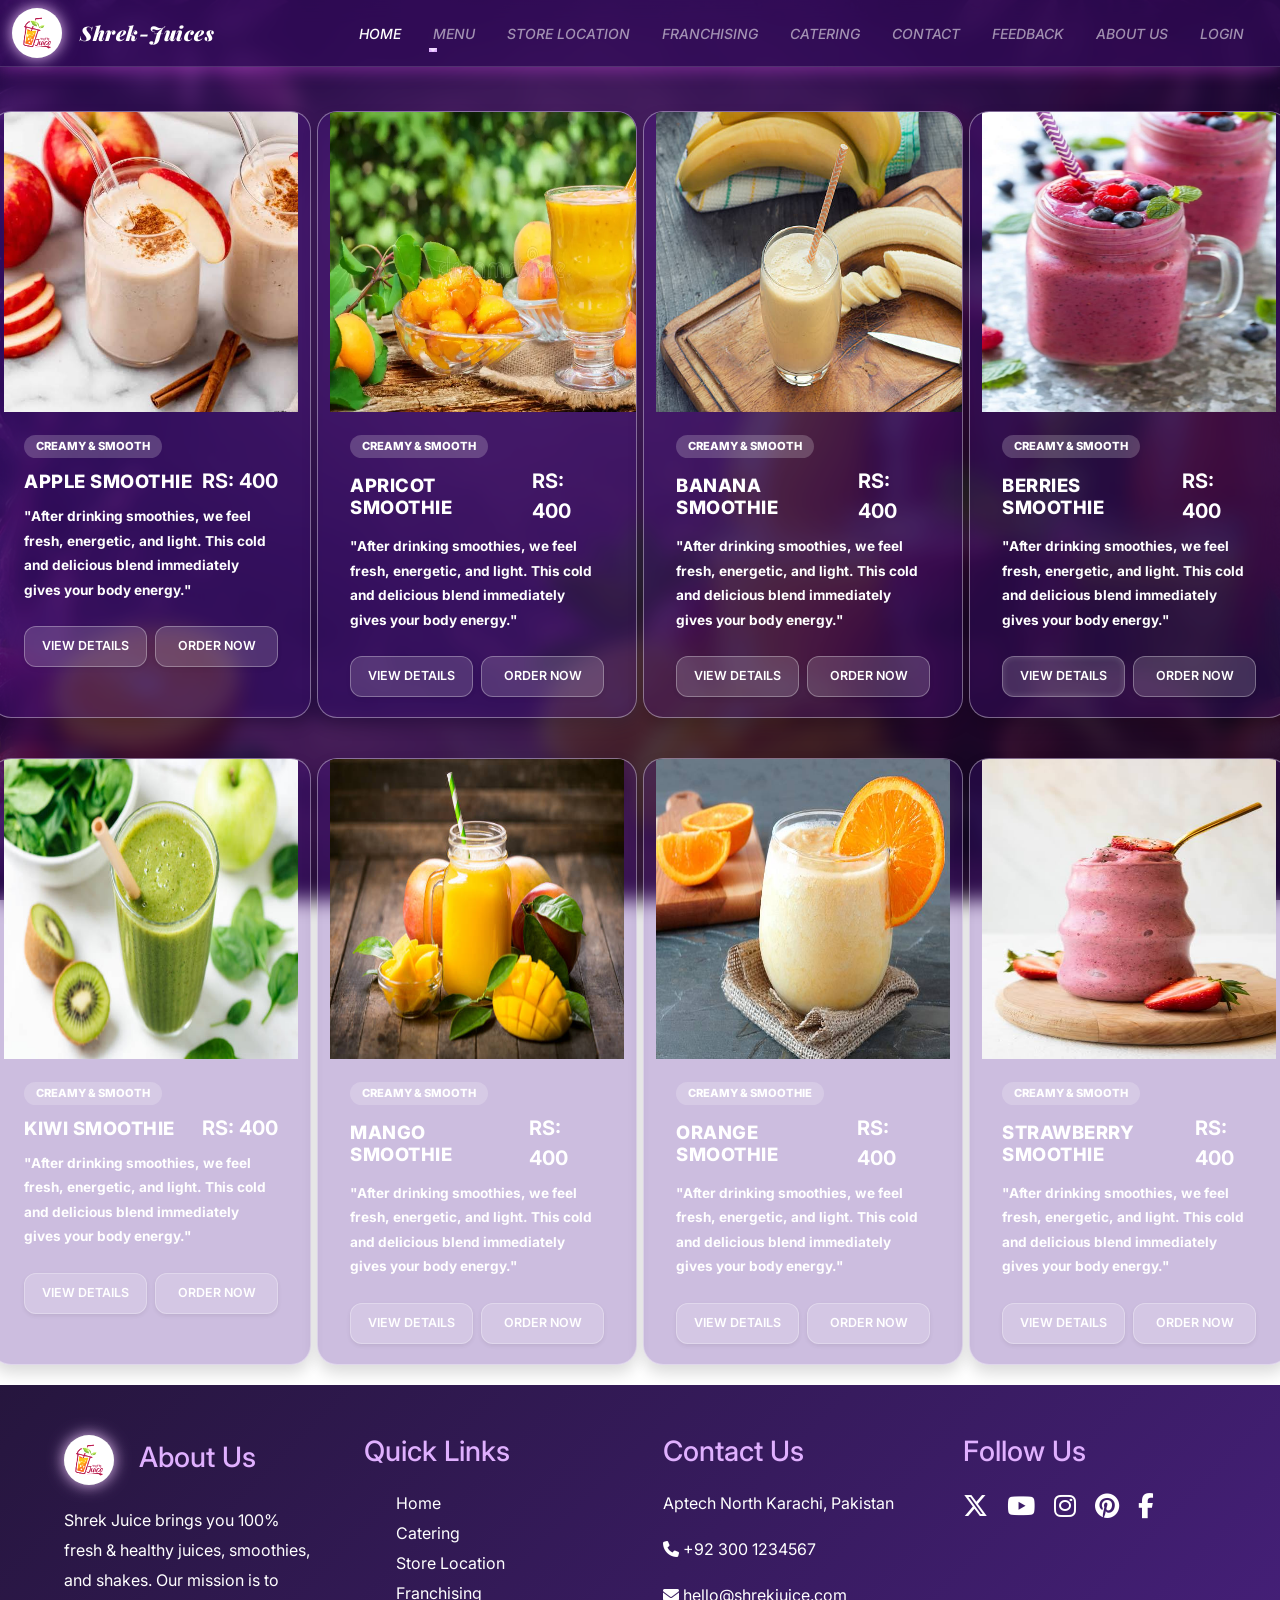
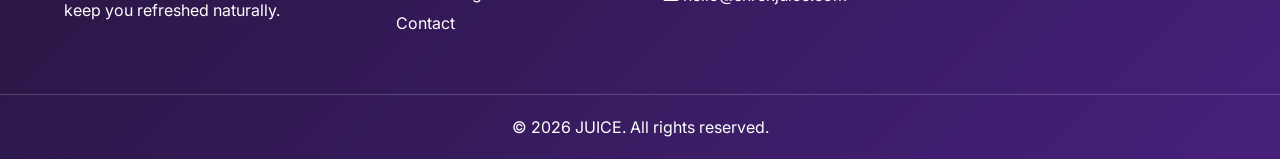
<file: smoothie-categ.html>
<!DOCTYPE html>
<html lang="en">

<head>
    <meta charset="UTF-8">
    <meta name="viewport" content="width=device-width, initial-scale=1.0">
    <title>Smoothie Category</title>
    
    <link rel="shortcut icon" href="material/shrek-juice.jpg" type="image/x-icon">

    <!-- Bootstrap 5 CSS CDN Link -->
    <link href="https://cdn.jsdelivr.net/npm/bootstrap@5.3.3/dist/css/bootstrap.min.css" rel="stylesheet">
    
    <!-- Google Font Link (For Luckiest Guy Font) -->
    <link href="https://fonts.googleapis.com/css2?family=Luckiest+Guy&display=swap" rel="stylesheet">
    <link href="https://fonts.googleapis.com/css2?family=Playfair+Display:ital,wght@0,700;0,900;1,700&family=Inter:wght@500&display=swap" rel="stylesheet">
    
       <!-- font awesome icon cdn  -->
    <link href="https://cdnjs.cloudflare.com/ajax/libs/font-awesome/6.5.1/css/all.min.css" rel="stylesheet">


    <!-- External Custom CSS Link -->
    <link rel="stylesheet" href="style.css">
</head>

<body>
    <!--Navbar-->
    <nav class="navbar navbar-expand-lg navbar-dark bg-dark sticky-top">
        <div class="container-fluid">
            <img class="logo" src="material/shrek-juice.jpg" alt="Logo_juice">
            <a class="navbar-brand" href="index.html"> Shrek-Juices</a>
            <button class="navbar-toggler" type="button" data-bs-toggle="collapse"
                data-bs-target="#navbarNav" aria-controls="navbarNav" aria-expanded="false">
                <span class="navbar-toggler-icon"></span>
            </button>
            <div class="collapse navbar-collapse" id="navbarNav">
                <ul class="navbar-nav ms-auto mb-2 mb-lg-0 text-uppercase small">
                    <li class="nav-item">
                        <a class="nav-link active" aria-current="page" href="index.html">Home</a>
                    </li>

                    <li class="nav-item dropdown">
                        <a class="nav-link dropdown-toggle" href="#" role="button" data-bs-toggle="dropdown" aria-expanded="false">
                            Menu
                        </a>
                        <ul class="dropdown-menu">
                            <li><a class="dropdown-item" href="fruit-categ.html">Fruit juices</a></li>
                            <li><a class="dropdown-item" href="vege-categ.html">Vegetable juices</a></li>
                            <li><a class="dropdown-item" href="smoothie-categ.html">Smoothies</a></li>
                            <li><a class="dropdown-item" href="protein-categ.html">Protein Shakes</a></li>
                            <li><a class="dropdown-item" href="winter.html">Winter Menu</a></li>
                            <li><a class="dropdown-item" href="chocolate-categ.html">Chocolate juices</a></li>
                            <li><a class="dropdown-item" href="mocktails-categ.html">Mocktails</a></li>
                        </ul>
                    </li>
                    <li class="nav-item">
                        <!-- Connecting directly to the Location section below -->
                        <a class="nav-link" href="index.html#Store-Location">Store Location</a>
                    </li>
                    <li class="nav-item">
                        <a class="nav-link" href="catering-franchising.html">Franchising</a>
                    </li>
                    <li class="nav-item">
                        <a class="nav-link" href="catering-franchising.html">Catering</a>
                    </li>
                    <li class="nav-item">
                        <a class="nav-link" href="contact.html">Contact</a>
                    </li>
                    <li class="nav-item">
                        <a class="nav-link" href="feedback.html">Feedback</a>
                    </li>
                    <li class="nav-item">
                        <!-- Connecting directly to About Us page -->
                        <a class="nav-link" href="About-us.html">About us</a>
                    </li>

                    <li class="nav-item">
                        <a class="nav-link" href="login.html">Login</a>
                    </li>
                </ul>
            </div>
        </div>
    </nav>


    <!-- card-1 Apple Smoothie -->
    <div class="containe mt-4">
        <div class="row" id="smoothies">

            <div class="card shadow border-0"
                style="width: 20rem; border-radius: 16px; overflow: hidden; margin: 20px auto;">

                <img src="material/APPLE SMOOTHIES IMAGE.jpg" alt="Smoothie" height="300">

                <div class="card-body">
                    <span class="badge bg-success-subtle text-success mb-2 fw-bold">Creamy & Smooth</span>

                    <div class="d-flex justify-content-between align-items-center mb-2">
                        <h5 class="card-title fw-bold m-0" style="color: #ffffff;">Apple Smoothie</h5>
                        <span class="fw-bold fs-5 text-success bg-success-subtle">RS: 400</span>
                    </div>

                    <p class="card-text ">"After drinking smoothies, we feel fresh, energetic, and light. This cold and delicious blend immediately gives your body energy."</p>

                    <div class="d-flex gap-2 mt-4">
                        <button class="btn w-50 fw-semibold text-white shadow-sm" data-bs-toggle="modal"
                            data-bs-target="#orangeModal" style="background-color:#b33db8; border:none;">
                            View Details
                        </button>
                        <button class="btn btn-primary w-50 fw-semibold shadow-sm"
                            style="background-color: #b33db8; border: none;" data-bs-toggle="modal"
                            data-bs-target="#buyorangeModal">
                            Order Now
                        </button>
                    </div>
                </div>
            </div>
            <!-- Modal -->

            <div class="modal fade" id="orangeModal" tabindex="-1" aria-labelledby="juiceModalLabel" aria-hidden="true">
                <div class="modal-dialog ">
                    <div class="modal-content border-0 shadow-lg"
                        style="background:linear-gradient(135deg,#E6E6FA,#771177); border-radius:30px;">

                        <div class="modal-content border-0 shadow-lg"
                            style="background-color:#E6E6FA; border-radius:30px;">

                            <div class="modal-header border-0">
                                <h5 class="modal-title fw-bold text-dark" id="juiceModalLabel">
                                    Selling Smoothie Recipe & Info
                                </h5>

                                <button type="button" class="btn-close" data-bs-dismiss="modal"></button>
                            </div>

                            <div class="modal-body text-center">

                                <img src="material/APPLE SMOOTHIES IMAGE.jpg" alt="Apple Smoothie"
                                    class="rounded mb-3 d-block mx-auto"
                                    style="width:150px; height:150px; object-fit:cover;">

                                <p class="text-muted">
                               An apple smoothie is a refreshing, fiber-rich beverage typically made by blending fresh apples with milk.
                                </p>

                            </div>
                            <h6 class="fw-bold text-white mt-4 mb-2 "><i class="bi bi-patch-check-fill text-success"></i>
                                Key
                                Ingredients:</h6>
                            <ul class="text-white">
                                <li>Fresh Apple Smoothie
                                </li>
                                <li> Organic Sweet Agave Nectar</li>
                                <li>Hand-picked Crushed Mint Leaves</li>
                                <li>Pure Sea Salt Minerals for Electrolytes</li>
                            </ul>
                        </div>


                        <!-- footer -->
                        <div class=" modal-footer border-0 pt-0">
                            <button type="button" class="btn btn-secondary fw-semibold btn-sm"
                                data-bs-dismiss="modal">Close</button>

                        </div>

                    </div>
                </div>

            </div>
            <!-- modal for order -->
            <div class="modal fade" id="buyorangeModal" tabindex="-1">
                <div class="modal-dialog">
                    <div class="modal-content">

                        <div class="modal-header">
                            <h5 class="modal-title">Order Apple Smoothie</h5>
                            <button type="button" class="btn-close" data-bs-dismiss="modal"></button>
                        </div>

                        <div class="modal-body">
                            <input type="text" id="juice" class="form-control mb-3" placeholder="Enter Your Name">

                            <input type="tel" id="phone" class="form-control mb-3" placeholder="Phone Number">

                            <input type="text" id="address" class="form-control mb-3" placeholder="Delivery Address">

                            <button class="btn btn-success w-100" onclick="confirmOrder()">
                                Confirm Order
                            </button>

                        </div>

                    </div>
                </div>
            </div>

            <!-- card-2 Apricot Smoothie -->
            <div class="card shadow border-0"
                style="width: 20rem; border-radius: 16px; overflow: hidden; margin: 20px auto;">

                <img src="material/boil-apricot-yellow-smoothie-57434360.webp" alt="" height="300" width="350">

                <div class="card-body p-4">
                    <span class="badge bg-success-subtle text-success mb-2 fw-bold">Creamy & Smooth</span>

                    <div class="d-flex justify-content-between align-items-center mb-2">
                        <h5 class="card-title fw-bold m-0" style="color: #f8f8f8;">Apricot Smoothie</h5>
                        <span class="fw-bold fs-5 text-success bg-success-subtle">RS: 400</span>
                    </div>

                    <p class="card-text text-medium font-weight-bold">"After drinking smoothies, we feel fresh, energetic, and light. This cold and delicious blend immediately gives your body energy."</p>

                    <div class="d-flex gap-2 mt-4">
                        <button class="btn btn- w-50 fw-semibold text-white shadow-sm" data-bs-toggle="modal"
                            data-bs-target="#appleModal" style="background-color: #b33db8; ">
                            View Details
                        </button>
                        <button class="btn btn-primary w-50 fw-semibold shadow-sm"
                            style="background-color: #b33db8; border: none;" data-bs-toggle="modal"
                            data-bs-target="#buyappleModal">
                            Order Now
                        </button>
                    </div>
                </div>
            </div>
            <!-- modal -->

            <div class="modal fade" id="appleModal" tabindex="-1" aria-labelledby="juiceModalLabel" aria-hidden="true">
                <div class="modal-dialog ">
                    <div class="modal-content border-0 shadow-lg" style="border-radius: 20px;">

                        <div class="modal-header border-0 pb-0">
                            <h5 class="modal-title fw-bold text-dark" id="juiceModalLabel">Selling Smoothie Recipe
                                & Info
                            </h5>
                            <button type="button" class="btn-close" data-bs-dismiss="modal" aria-label="Close"></button>
                        </div>

                        <div class="modal-body py-3">
                            <img src="material/boil-apricot-yellow-smoothie-57434360.webp" alt="Apricot Smoothie"
                                class="img-fluid rounded d-block mx-auto mb-3"
                                style="width:150px; height:150px; object-fit:cover;">
                            <p class="text-muted">An apricot smoothie is a creamy, vitamin-packed beverage made by blending fresh, frozen, or canned apricots with a liquid base like milk, yogurt often sweetened with honey.</p>

                            <h6 class="fw-bold text-white mt-4 mb-2"><i class="bi bi-patch-check-fill text-success"></i>
                                Key
                                Ingredients:</h6>
                            <ul class="text-white">
                                <li>
                                    Fresh Apricot Smoothie</li>
                                <li>Organic Sweet Agave
                                    Nectar</li>
                                <li> Hand-picked Crushed Mint
                                    Leaves
                                </li>
                                <li> Pure Sea Salt Minerals
                                    for
                                    Electrolytes
                                </li>
                            </ul>
                        </div>

                        <div class="modal-footer border-0 pt-0">
                            <button type="button" class="btn btn-secondary fw-semibold btn-sm"
                                data-bs-dismiss="modal">Close</button>
                            
                        </div>

                    </div>
                </div>
            </div>

            <!-- modal for order -->
            <div class="modal fade" id="buyappleModal" tabindex="-1">
                <div class="modal-dialog">
                    <div class="modal-content">

                        <div class="modal-header">
                            <h5 class="modal-title">Order Apricot Smoothie</h5>
                            <button type="button" class="btn-close" data-bs-dismiss="modal"></button>
                        </div>

                        <div class="modal-body">

                            <input type="text" id="juice" class="form-control mb-3" placeholder="Enter Your Name">

                            <input type="tel" id="phone" class="form-control mb-3" placeholder="Phone Number">

                            <input type="text" id="address" class="form-control mb-3" placeholder="Delivery Address">

                            <button class="btn btn-success w-100" onclick="confirmOrder()">
                                Confirm Order
                            </button>

                        </div>

                    </div>
                </div>
            </div>

            <!-- card-3 Banana Smoothie-->
            <div class="card shadow border-0"
                style="width: 20rem; border-radius: 16px; overflow: hidden; margin: 20px auto;">

                <img src="material/Banana iamge.jpg" alt="Banana smoothie" height="300" width="350">

                <div class="card-body p-4">
                    <span class="badge bg-success-subtle text-success mb-2 fw-bold">Creamy & Smooth</span>

                    <div class="d-flex justify-content-between align-items-center mb-2">
                        <h5 class="card-title fw-bold m-0" style="color: #f8f8f8;">Banana Smoothie</h5>
                        <span class="fw-bold fs-5 text-success bg-success-subtle">RS: 400</span>
                    </div>

                    <p class="card-text ">"After drinking smoothies, we feel fresh, energetic, and light. This cold and delicious blend immediately gives your body energy."</p>

                    <div class="d-flex gap-2 mt-4">
                        <button class="btn btn- w-50 fw-semibold text-white  shadow-sm" data-bs-toggle="modal"
                            data-bs-target="#pomegranateModal" style="background-color: #b33db8; ">
                            View Details
                        </button>
                        <button class="btn btn-primary w-50 fw-semibold shadow-sm"
                            style="background-color: #b33db8; border: none;" data-bs-toggle="modal"
                            data-bs-target="#buypomegranateModal">
                            Order Now
                        </button>
                    </div>
                </div>
            </div>
            <!-- modal -->

            <div class="modal fade" id="pomegranateModal" tabindex="-1" aria-labelledby="juiceModalLabel"
                aria-hidden="true">
                <div class="modal-dialog ">
                    <div class="modal-content border-0 shadow-lg" style="border-radius: 20px;">

                        <div class="modal-header border-0 pb-0">
                            <h5 class="modal-title fw-bold text-dark" id="juiceModalLabel">Selling Smoothie Recipe &
                                Info</h5>
                            <button type="button" class="btn-close" data-bs-dismiss="modal" aria-label="Close"></button>
                        </div>

                        <div class="modal-body py-3">
                            <img src="material/Banana iamge.jpg" alt="Banana Smoothie"
                                class="img-fluid rounded d-block mx-auto mb-3"
                                style="width:150px; height:150px; object-fit:cover;">
                            <p class="text-muted">A banana smoothie is a creamy, nutrient-rich beverage blended from ripe bananas and a liquid base like milk or yogurt, offering a quick source of potassium, dietary fiber, and natural energy.</p>

                            <h6 class="fw-bold text-white mt-4 mb-2"> Key
                                Ingredients:</h6>
                            <ul class="text-white">
                                <li> Fresh Banana Smoothie</li>
                                <li> Organic Sweet Agave Nectar
                                </li>
                                <li> Hand-picked Crushed Mint
                                    Leaves</li>
                                <li> Pure Sea Salt Minerals for
                                    Electrolytes
                                </li>
                            </ul>
                        </div>

                        <div class="modal-footer border-0 pt-0">
                            <button type="button" class="btn btn-secondary fw-semibold btn-sm"
                                data-bs-dismiss="modal">Close</button>
                        
                        </div>

                    </div>
                </div>
            </div>

            <!-- modal for order -->
            <div class="modal fade" id="buypomegranateModal" tabindex="-1">
                <div class="modal-dialog">
                    <div class="modal-content">

                        <div class="modal-header">
                            <h5 class="modal-title">Order Banana Smoothie</h5>
                            <button type="button" class="btn-close" data-bs-dismiss="modal"></button>
                        </div>

                        <div class="modal-body">

                            <input type="text" id="juice" class="form-control mb-3" placeholder="Enter Your Name">

                            <input type="tel" id="phone" class="form-control mb-3" placeholder="Phone Number">

                            <input type="text" id="address" class="form-control mb-3" placeholder="Delivery Address">

                            <button class="btn btn-success w-100" onclick="confirmOrder()">
                                Confirm Order
                            </button>

                        </div>

                    </div>
                </div>
            </div>


            <!-- card-4 Berries Smoothie-->

            <div class="card shadow border-0"
                style="width: 20rem; border-radius: 16px; overflow: hidden; margin: 20px auto;">

                <img src="material/mixed-berry-smoothie-2.jpg" alt="Smoothie" height="300">

                <div class="card-body p-4">
                    <span class="badge bg-success-subtle text-success mb-2 fw-bold">Creamy & Smooth</span>

                    <div class="d-flex justify-content-between align-items-center mb-2">
                        <h5 class="card-title fw-bold m-0" style="color: #f8f8f8;">Berries Smoothie</h5>
                        <span class="fw-bold fs-5 text-success bg-success-subtle">RS: 400</span>
                    </div>

                    <p class="card-text ">"After drinking smoothies, we feel fresh, energetic, and light. This cold and delicious blend immediately gives your body energy."</p>

                    <div class="d-flex gap-2 mt-4">
                        <button class="btn btn- w-50 fw-semibold text-white  " data-bs-toggle="modal"
                            data-bs-target="#mangoModal" style="background-color: #b33db8; ">
                            View Details
                        </button>
                        <button class="btn btn-primary w-50 fw-semibold shadow-sm"
                            style="background-color: #b33db8; border: none;" data-bs-toggle="modal"
                            data-bs-target="#buymangoModal">
                            Order Now
                        </button>
                    </div>
                </div>
            </div>

            <!-- modal -->
            <div class="modal fade" id="mangoModal" tabindex="-1" aria-labelledby="juiceModalLabel" aria-hidden="true">
                <div class="modal-dialog ">
                    <div class="modal-content border-0 shadow-lg" style="border-radius: 20px;">

                        <div class="modal-header border-0 pb-0">
                            <h5 class="modal-title fw-bold text-dark" id="juiceModalLabel">Selling Smoothie Recipe & Info
                            </h5>
                            <button type="button" class="btn-close" data-bs-dismiss="modal" aria-label="Close"></button>
                        </div>

                        <div class="modal-body py-3">
                            <img src="material/mixed-berry-smoothie-2.jpg" alt="Berries Smoothie"
                                class="img-fluid rounded d-block mx-auto mb-3"
                                style="width:150px; height:150px; object-fit:cover;">
                            <p class="text-muted">A berry smoothie is a vibrant, antioxidant-rich, and refreshing blended beverage typically made by combining frozen or fresh berries (like blueberries, and raspberries) with a liquid base like milk, juice, or yogurt to create a nutritious on-the-go snack or breakfast.</p>

                            <h6 class="fw-bold text-white mt-4 mb-2"><i class="bi bi-patch-check-fill text-success"></i>
                                Key
                                Ingredients:</h6>
                            <ul class="text-white">
                                <li> Fresh Berries Smoothies</li>
                                <li> Organic Sweet Agave Nectar</li>
                                <li> Hand-picked Crushed Mint Leaves</li>
                                <li> Pure Sea Salt Minerals for Electrolytes
                                </li>
                            </ul>
                        </div>

                        <div class="modal-footer border-0 pt-0">
                            <button type="button" class="btn btn-secondary fw-semibold btn-sm"
                                data-bs-dismiss="modal">Close</button>
                        
                            </button>
                        </div>

                    </div>
                </div>
            </div>

            <!-- modal for order -->
            <div class="modal fade" id="buymangoModal" tabindex="-1">
                <div class="modal-dialog">
                    <div class="modal-content">

                        <div class="modal-header">
                            <h5 class="modal-title">Order Berries Smoothie</h5>
                            <button type="button" class="btn-close" data-bs-dismiss="modal"></button>
                        </div>

                        <div class="modal-body">

                            <input type="text" id="juice" class="form-control mb-3" placeholder="Enter Your Name">

                            <input type="tel" id="phone" class="form-control mb-3" placeholder="Phone Number">

                            <input type="text" id="address" class="form-control mb-3" placeholder="Delivery Address">

                            <button class="btn btn-success w-100" onclick="confirmOrder()">
                                Confirm Order
                            </button>

                        </div>

                    </div>
                </div>
            </div>


            <!-- card-5 kiwi Smoothie -->
            <div class="card shadow border-0"
                style="width: 20rem; border-radius: 16px; overflow: hidden; margin: 20px auto;">

                <img src="material/Kiwi smoothie.jpg" alt="Smoothie" height="300">

                <div class="card-body p-4">
                    <span class="badge bg-success-subtle text-success mb-2 fw-bold">Creamy & Smooth</span>

                    <div class="d-flex justify-content-between align-items-center mb-2">
                        <h5 class="card-title fw-bold m-0" style="color: #f8f8f8;">Kiwi Smoothie</h5>
                        <span class="fw-bold fs-5 text-success bg-success-subtle">RS: 400</span>
                    </div>

                    <p class="card-text ">"After drinking smoothies, we feel fresh, energetic, and light. This cold and delicious blend immediately gives your body energy."</p>

                    <div class="d-flex gap-2 mt-4">
                        <button class="btn btn- w-50 fw-semibold  text-white shadow-sm" data-bs-toggle="modal"
                            data-bs-target="#kiviModal" style="background-color: #b33db8; color: white; ">
                            View Details
                        </button>
                        <button class="btn btn-primary w-50 fw-semibold shadow-sm"
                            style="background-color: #b33db8; border: none;" data-bs-toggle="modal"
                            data-bs-target="#buykiviModal">
                            Order Now
                        </button>
                    </div>
                </div>
            </div>

            <!-- modal -->
            <div class="modal fade" id="kiviModal" tabindex="-1" aria-labelledby="juiceModalLabel" aria-hidden="true">
                <div class="modal-dialog ">
                    <div class="modal-content border-0 shadow-lg" style="border-radius: 20px;">

                        <div class="modal-header border-0 pb-0">
                            <h5 class="modal-title fw-bold text-dark" id="juiceModalLabel">Selling Smoothie Recipe &
                                Info</h5>
                            <button type="button" class="btn-close" data-bs-dismiss="modal" aria-label="Close"></button>
                        </div>

                        <div class="modal-body">
                            <img src="material/Kiwi smoothie.jpg" alt="kiwi Smoothie"
                                class="img-fluid rounded d-block mx-auto mb-3"
                                style="width:150px; height:150px; object-fit:cover;">
                            <p class="text">A kiwi smoothie is a vibrant, refreshing drink made by blending fresh or frozen kiwi with liquids like milk, yogurt, or coconut water. It is a tangy, nutrient-packed powerhouse rich in vitamin C, fiber, and antioxidants that supports immune health and digestion.</p>

                            <h6 class="fw-bold text-white mt-4 mb-2"><i class="bi bi-patch-check-fill text-success"></i>
                                Key
                                Ingredients:</h6>
                            <ul class="text-white">
                                <li>
                                    Fresh Kiwi Smoothie</li>
                                <li>> Organic Sweet Agave Nectar
                                </li>
                                <li> Hand-picked Crushed Mint Leaves
                                </li>
                                <li> Pure Sea Salt Minerals for Electrolytes
                                </li>
                            </ul>
                        </div>

                        <div class="modal-footer">
                            <button type="button" class="btn btn-secondary fw-semibold btn-sm"
                                data-bs-dismiss="modal">Close</button>
                        </div>

                    </div>
                </div>
            </div>
            <!-- modal for order -->
            <div class="modal fade" id="buykiviModal" tabindex="-1">
                <div class="modal-dialog">
                    <div class="modal-content">

                        <div class="modal-header">
                            <h5 class="modal-title">Order kiwi Smoothie</h5>
                            <button type="button" class="btn-close" data-bs-dismiss="modal"></button>
                        </div>

                        <div class="modal-body">

                            <input type="text" id="juice" class="form-control mb-3" placeholder="Enter Your Name">

                            <input type="tel" id="phone" class="form-control mb-3" placeholder="Phone Number">

                            <input type="text" id="address" class="form-control mb-3" placeholder="Delivery Address">

                            <button class="btn btn-success w-100" onclick="confirmOrder()">
                                Confirm Order
                            </button>

                        </div>

                    </div>
                </div>
            </div>

            <!-- Card-6 Mango Smoothie -->
            <div class="card shadow border-0"
                style="width: 20rem; border-radius: 16px; overflow: hidden; margin: 20px auto;">

                <img src="material/Mango smoothie.jpg" alt="Smoothie" height="300">

                <div class="card-body p-4">
                    <span class="badge bg-success-subtle text-success mb-2 fw-bold">Creamy & Smooth</span>

                    <div class="d-flex justify-content-between align-items-center mb-2">
                        <h5 class="card-title fw-bold m-0" style="color: #f8f8f8;">Mango Smoothie</h5>
                        <span class="fw-bold fs-5 text-success bg-success-subtle bg-success-subtle">RS: 400</span>
                    </div>

                    <p class="card-text ">"After drinking smoothies, we feel fresh, energetic, and light. This cold and delicious blend immediately gives your body energy."</p>

                    <div class="d-flex gap-2 mt-4">
                        <button class="btn btn- w-50 fw-semibold text-white  shadow-sm" data-bs-toggle="modal"
                            data-bs-target="#limeModal" style="background-color: #b33db8; ">
                            View Details
                        </button>
                        <button class="btn btn-primary w-50 fw-semibold shadow-sm"
                            style="background-color: #b33db8; border: none;" data-bs-toggle="modal"
                            data-bs-target="#buylimeModal">
                            Order Now
                        </button>
                    </div>
                </div>
            </div>
            <!-- Modal -->

            <div class="modal fade" id="limeModal" tabindex="-1" aria-labelledby="juiceModalLabel" aria-hidden="true">
                <div class="modal-dialog ">
                    <div class="modal-content border-0 shadow-lg" style="border-radius: 20px;">

                        <div class="modal-header border-0 pb-0">
                            <h5 class="modal-title fw-bold text-dark" id="juiceModalLabel">Selling Smoothie Recipe &
                                Info
                            </h5>
                            <button type="button" class="btn-close" data-bs-dismiss="modal" aria-label="Close"></button>
                        </div>

                        <div class="modal-body py-3">
                            <img src="material/Mango smoothie.jpg" alt="Mango Smoothie"
                                class="img-fluid rounded d-block mx-auto mb-3"
                                style="width:150px; height:150px; object-fit:cover;">
                            <p class="text-muted">A mango smoothie is a thick, refreshing beverage typically made by blending ripe, sweet mangoes with milk or yogurt and ice. It offers a delicious tropical taste and is packed with essential vitamins like Vitamin A and C.</p>

                            <h6 class="fw-bold text-white mt-4 mb-2"><i class="bi bi-patch-check-fill text-success"></i>
                                Key
                                Ingredients:</h6>
                            <ul class="text-white">
                                <li>
                                     Fresh Mango Smoothie
                                </li>
                                <li> Organic Sweet Agave Nectar</li>
                                <li> Hand-picked Crushed Mint Leaves</li>
                                <li> Pure Sea Salt Minerals for Electrolytes
                                </li>
                            </ul>
                        </div>
                        <!-- footer -->
                        <div class=" modal-footer border-0 pt-0">
                            <button type="button" class="btn btn-secondary fw-semibold btn-sm"
                                data-bs-dismiss="modal">Close</button>
                        </div>

                    </div>
                </div>
            </div>
            <!-- modal for order -->
            <div class="modal fade" id="buylimeModal" tabindex="-1">
                <div class="modal-dialog">
                    <div class="modal-content">

                        <div class="modal-header">
                            <h5 class="modal-title">Order Mango Smoothie</h5>
                            <button type="button" class="btn-close" data-bs-dismiss="modal"></button>
                        </div>

                        <div class="modal-body">

                            <input type="text" id="juice" class="form-control mb-3" placeholder="Enter Your Name">

                            <input type="tel" id="phone" class="form-control mb-3" placeholder="Phone Number">

                            <input type="text" id="address" class="form-control mb-3" placeholder="Delivery Address">

                            <button class="btn btn-success w-100" onclick="confirmOrder()">
                                Confirm Order
                            </button>

                        </div>

                    </div>
                </div>
            </div>


            <!-- Orange Smoothie -->
            <div class="card shadow border-0"
                style="width: 20rem; border-radius: 16px; overflow: hidden; margin: 20px auto;">

                <img src="material/Orange smoothie.jpg" alt="Smoothie" height="300">

                <div class="card-body p-4">
                    <span class="badge bg-success-subtle text-success mb-2 fw-bold">Creamy & Smoothie</span>

                    <div class="d-flex justify-content-between align-items-center mb-2">
                        <h5 class="card-title fw-bold m-0" style="color: #f8f8f8;">Orange Smoothie</h5><br>
                        <span class="fw-bold fs-5 text-success bg-success-subtle">RS: 400</span>
                    </div>

                    <p class="card-text ">"After drinking smoothies, we feel fresh, energetic, and light. This cold and delicious blend immediately gives your body energy."</p>

                    <div class="d-flex gap-2 mt-4">
                        <button class="btn btn- w-50 fw-semibold text-white  shadow-sm" data-bs-toggle="modal"
                            data-bs-target="#strawberryModal" style="background-color: #b33db8; ">
                            View Details
                        </button>
                        <button class="btn btn-primary w-50 fw-semibold shadow-sm"
                            style="background-color: #b33db8; border: none;" data-bs-toggle="modal"
                            data-bs-target="#buystrawberryModal">
                            Order Now
                        </button>
                    </div>
                </div>
            </div>
            <!-- Modal -->

            <div class="modal fade" id="strawberryModal" tabindex="-1" aria-labelledby="juiceModalLabel"
                aria-hidden="true">
                <div class="modal-dialog ">
                    <div class="modal-content border-0 shadow-lg" style="border-radius: 20px;">

                        <div class="modal-header border-0 pb-0">
                            <h5 class="modal-title fw-bold text-dark" id="juiceModalLabel">Selling Smoothie Recipe &
                                Info
                            </h5>
                            <button type="button" class="btn-close" data-bs-dismiss="modal" aria-label="Close"></button>
                        </div>

                        <div class="modal-body py-3">
                            <img src="material/Orange smoothie.jpg" alt="Orange Smoothie"
                                class="img-fluid rounded d-block mx-auto mb-3"
                                style="width:150px; height:150px; object-fit:cover;">
                            <p class="text-muted">An orange smoothie is a refreshing, vitamin-C-packed blended drink typically made by combining fresh or frozen oranges with ingredients like yogurt, milk, and a sweetener. It offers a perfect balance of sweet and tangy flavors, making it a highly nutritious choice for breakfast or a post-workout snack.</p>

                            <h6 class="fw-bold text-white mt-4 mb-2"><i class="bi bi-patch-check-fill text-success"></i>
                                Key
                                Ingredients:</h6>
                            <ul class="text-white">
                                <li>
                                Fresh Orange Smoothie
                                </li>
                                <li>Organic Sweet Agave Nectar</li>
                                <li>Hand-picked Crushed Mint Leaves</li>
                                <li>Pure Sea Salt Minerals for Electrolytes
                                </li>
                            </ul>
                        </div>
                        <!-- footer -->
                        <div class=" modal-footer border-0 pt-0">
                            <button type="button" class="btn btn-secondary fw-semibold btn-sm"
                                data-bs-dismiss="modal">Close</button>
                        </div>

                    </div>
                </div>
            </div>

            <!-- modal for order -->
            <div class="modal fade" id="buystrawberryModal" tabindex="-1">
                <div class="modal-dialog">
                    <div class="modal-content">

                        <div class="modal-header">
                            <h5 class="modal-title">Order Orange Smoothie</h5>
                            <button type="button" class="btn-close" data-bs-dismiss="modal"></button>
                        </div>

                        <div class="modal-body">

                            <input type="text" id="juice" class="form-control mb-3" placeholder="Enter Your Name">

                            <input type="tel" id="phone" class="form-control mb-3" placeholder="Phone Number">

                            <input type="text" id="address" class="form-control mb-3" placeholder="Delivery Address">

                            <button class="btn btn-success w-100" onclick="confirmOrder()">
                                Confirm Order
                            </button>

                        </div>

                    </div>
                </div>
            </div>
            <!-- Card-8 Strawberry Smoothie-->

            <div class="card shadow border-0"
                style="width: 20rem; border-radius: 16px; overflow: hidden; margin: 20px auto;">

                <img src="material/strawberry smoothies.jpg" alt="Smoothie" height="300">

                <div class="card-body p-4">
                    <span class="badge bg-success-subtle text-success mb-2 fw-bold">Creamy & Smooth</span>

                    <div class="d-flex justify-content-between align-items-center mb-2">
                        <h5 class="card-title fw-bold m-0" style="color: #f8f8f8;">Strawberry Smoothie</h5>
                        <span class="fw-bold fs-5 text-success bg-success-subtle">RS: 400</span>
                    </div>

                    <p class="card-text ">"After drinking smoothies, we feel fresh, energetic, and light. This cold and delicious blend immediately gives your body energy."</p>

                    <div class="d-flex gap-2 mt-4">
                        <button class="btn btn- w-50 fw-semibold text-white  shadow-sm" data-bs-toggle="modal"
                            data-bs-target="#pineappleModal" style="background-color: #b33db8; ">
                            View Details
                        </button>
                        <button class="btn btn-primary w-50 fw-semibold shadow-sm"
                            style="background-color: #b33db8; border: none;" data-bs-toggle="modal"
                            data-bs-target="#buypineappleModal">
                            Order Now
                        </button>
                    </div>
                </div>
            </div>
            <!-- Modal -->

            <div class="modal fade" id="pineappleModal" tabindex="-1" aria-labelledby="juiceModalLabel"
                aria-hidden="true">
                <div class="modal-dialog ">
                    <div class="modal-content border-0 shadow-lg" style="border-radius: 20px;">

                        <div class="modal-header border-0 pb-0">
                            <h5 class="modal-title fw-bold text-dark" id="juiceModalLabel">Selling Smoothie Recipe &
                                Info
                            </h5>
                            <button type="button" class="btn-close" data-bs-dismiss="modal" aria-label="Close"></button>
                        </div>

                        <div class="modal-body py-3">
                            <img src="material/strawberry smoothies.jpg" alt="Strawberry Smoothie"
                                class="img-fluid rounded d-block mx-auto mb-3"
                                style="width:150px; height:150px; object-fit:cover;">
                            <p class="text-muted">A vibrant, refreshing, and sweet beverage blended from fresh or frozen strawberries mixed with a liquid base like milk, yogurt, or juice for a creamy, vitamin-packed treat.</p>

                            <h6 class="fw-bold text-white mt-4 mb-2"><i class="bi bi-patch-check-fill text-success"></i>
                                Key
                                Ingredients:</h6>
                            <ul class="text-white">
                                <li>
                                     Fresh Strawberry Smoothie
                                </li>
                                <li>Organic Sweet Agave Nectar</li>
                                <li>Hand-picked Crushed Mint Leaves</li>
                                <li>Pure Sea Salt Minerals for Electrolytes
                                </li>
                            </ul>
                        </div>
                        <!-- footer -->
                        <div class=" modal-footer border-0 pt-0">
                            <button type="button" class="btn btn-secondary fw-semibold btn-sm"
                                data-bs-dismiss="modal">Close</button>
                        </div>

                    </div>
                </div>

            </div>
            <!-- modal for order -->
            <div class="modal fade" id="buypineappleModal" tabindex="-1">
                <div class="modal-dialog">
                    <div class="modal-content">

                        <div class="modal-header">
                            <h5 class="modal-title">Order Strawberry Smoothie</h5>
                            <button type="button" class="btn-close" data-bs-dismiss="modal"></button>
                        </div>

                        <div class="modal-body">

                            <input type="text" id="juice" class="form-control mb-3" placeholder="Enter Your Name">

                            <input type="tel" id="phone" class="form-control mb-3" placeholder="Phone Number">

                            <input type="text" id="address" class="form-control mb-3" placeholder="Delivery Address">

                            <button class="btn btn-success w-100" onclick="confirmOrder()">
                                Confirm Order
                            </button>

                        </div>

                    </div>
                </div>
            </div>




        </div>
    </div>
    </div>
    </div>
    </div>
    </div>
    </div>


      <!-- footer -->
    <footer class="footer">
        <div class="footer-container">

            <div class="footer-box">
                <h3>
                    <img src="material/shrek-juice.jpg" alt="logo" class="logo">
                    About Us</h3>
                <p>
                    Shrek Juice brings you 100% fresh & healthy juices,
                    smoothies, and shakes. Our mission is to keep you refreshed naturally.
                </p>
            </div>

            <div class="footer-box">
                <h3>Quick Links</h3>
                <ul>
                    <li><a href="index.html">Home</a></li>
                    <li><a href="catering-franchising.html">Catering</a></li>
                    <li><a href="index.html#Store-Location">Store Location</a></li>
                    <li><a href="catering-franchising.html">Franchising</a></li>
                    <li><a href="contact.html">Contact</a></li>
                </ul>
            </div>

            <div class="footer-box">
                <h3>Contact Us</h3>
                <p>Aptech North Karachi, Pakistan</p>
                <p><i class="fas fa-phone"></i> +92 300 1234567</p>
                <p><i class="fas fa-envelope"></i> hello@shrekjuice.com</p>
            </div>

            <div class="footer-box">
                <h3>Follow Us</h3>
                <div class="social-icons">
                    <a href="https://x.com/"><i class="fa-brands fa-x-twitter"></i></a>
                    <a href="https://www.youtube.com/"><i class="fa-brands fa-youtube"></i></a>
                    <a href="https://www.instagram.com/?hl=en"><i class="fa-brands fa-instagram"></i></a>
                    <a href="https://www.pinterest.com/"><i class="fa-brands fa-pinterest"></i></a>
                    <a href="https://www.facebook.com/"><i class="fa-brands fa-facebook-f"></i></a>
                </div>
            </div>

        </div>

        <div class="footer-bottom"> &copy; 2026 JUICE. All rights reserved.</div>
    </footer>

            <script src="https://cdn.jsdelivr.net/npm/bootstrap@5.3.8/dist/js/bootstrap.bundle.min.js"
                integrity="sha384-FKyoEForCGlyvwx9Hj09JcYn3nv7wiPVlz7YYwJrWVcXK/BmnVDxM+D2scQbITxI"
                crossorigin="anonymous"></script>
            <script src="script.js"></script>
</body>

</html>
</file>
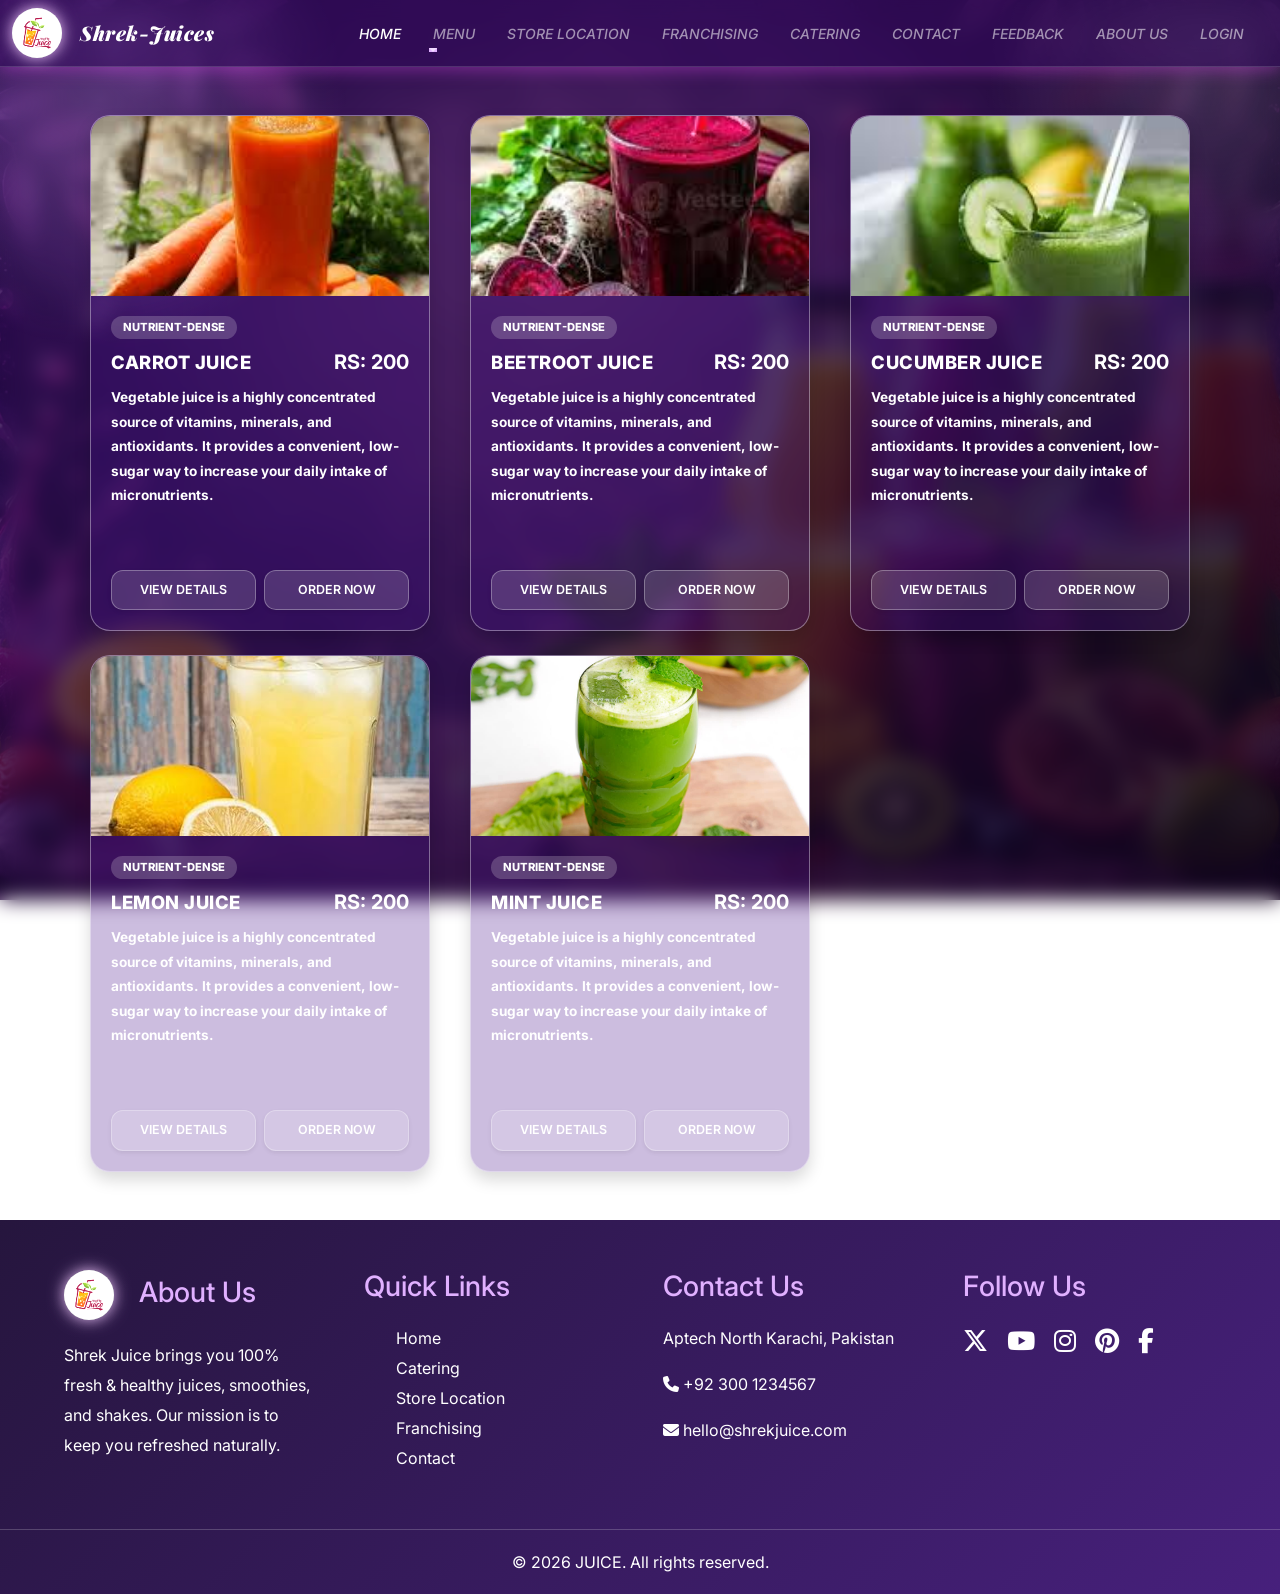
<file: vege-categ.html>
<!DOCTYPE html>
<html lang="en">

<head>
    <meta charset="UTF-8">
    <meta name="viewport" content="width=device-width, initial-scale=1.0">
    <!-- Bootstrap Icons (Required for your <i> icon tags) -->
    <link rel="stylesheet" href="https://cdn.jsdelivr.net/npm/bootstrap-icons@1.11.3/font/bootstrap-icons.min.css">
   
    <title>Vege Juice Bar</title>
   
   
    <link rel="shortcut icon" href="material/shrek-juice.jpg" type="image/x-icon">

    <!-- Bootstrap 5 CSS CDN Link -->
    <link href="https://cdn.jsdelivr.net/npm/bootstrap@5.3.3/dist/css/bootstrap.min.css" rel="stylesheet">
    
    <!-- Google Font Link (For Luckiest Guy Font) -->
    <link href="https://fonts.googleapis.com/css2?family=Luckiest+Guy&display=swap" rel="stylesheet">
    <link href="https://fonts.googleapis.com/css2?family=Playfair+Display:ital,wght@0,700;0,900;1,700&family=Inter:wght@500&display=swap" rel="stylesheet">
    
       <!-- font awesome icon cdn  -->
    <link href="https://cdnjs.cloudflare.com/ajax/libs/font-awesome/6.5.1/css/all.min.css" rel="stylesheet">


    <!-- External Custom CSS Link -->
    <link rel="stylesheet" href="style.css">
</head>

<body>
    <!--Navbar-->
    <nav class="navbar navbar-expand-lg navbar-dark bg-dark sticky-top">
        <div class="container-fluid">
            <img class="logo" src="material/shrek-juice.jpg" alt="Logo_juice">
            <a class="navbar-brand" href="index.html"> Shrek-Juices</a>
            <button class="navbar-toggler" type="button" data-bs-toggle="collapse"
                data-bs-target="#navbarNav" aria-controls="navbarNav" aria-expanded="false">
                <span class="navbar-toggler-icon"></span>
            </button>
            <div class="collapse navbar-collapse" id="navbarNav">
                <ul class="navbar-nav ms-auto mb-2 mb-lg-0 text-uppercase small">
                    <li class="nav-item">
                        <a class="nav-link active" aria-current="page" href="index.html">Home</a>
                    </li>

                    <li class="nav-item dropdown">
                        <a class="nav-link dropdown-toggle" href="#" role="button" data-bs-toggle="dropdown" aria-expanded="false">
                            Menu
                        </a>
                        <ul class="dropdown-menu">
                            <li><a class="dropdown-item" href="fruit-categ.html">Fruit juices</a></li>
                            <li><a class="dropdown-item" href="vege-categ.html">Vegetable juices</a></li>
                            <li><a class="dropdown-item" href="smoothie-categ.html">Smoothies</a></li>
                            <li><a class="dropdown-item" href="protein-categ.html">Protein Shakes</a></li>
                            <li><a class="dropdown-item" href="winter.html">Winter Menu</a></li>
                            <li><a class="dropdown-item" href="chocolate-categ.html">Chocolate juices</a></li>
                            <li><a class="dropdown-item" href="mocktails-categ.html">Mocktails</a></li>
                        </ul>
                    </li>
                    <li class="nav-item">
                        <!-- Connecting directly to the Location section below -->
                        <a class="nav-link" href="index.html#Store-Location">Store Location</a>
                    </li>
                    <li class="nav-item">
                        <a class="nav-link" href="catering-franchising.html">Franchising</a>
                    </li>
                    <li class="nav-item">
                        <a class="nav-link" href="catering-franchising.html">Catering</a>
                    </li>
                    <li class="nav-item">
                        <a class="nav-link" href="contact.html">Contact</a>
                    </li>
                    <li class="nav-item">
                        <a class="nav-link" href="feedback.html">Feedback</a>
                    </li>
                    <li class="nav-item">
                        <!-- Connecting directly to About Us page -->
                        <a class="nav-link" href="About-us.html">About us</a>
                    </li>

                    <li class="nav-item">
                        <a class="nav-link" href="login.html">Login</a>
                    </li>
                </ul>
            </div>
        </div>
    </nav>

    <div class="container mt-5 mb-5">
        <!-- Grid configuration: 1 col on mobile, 2 on tablet, 3 on desktop -->
        <div class="row row-cols-1 row-cols-md-2 row-cols-lg-3 g-4" id="vegetable-juice">

            <!-- ================= CARD 1: CARROT JUICE ================= -->
            <div class="col">
                <div class="card shadow border-0 h-100" style="border-radius: 16px; overflow: hidden;">
                    <img src="material/carrot juice.jpg" alt="Carrot Juice" class="card-img-top" style="height: 300px; object-fit: cover;">
                    <div class="card-body d-flex flex-column p-4">
                        <span class="badge bg-success-subtle text-success mb-2 fw-bold align-self-start">Nutrient-dense</span>
                        <div class="d-flex justify-content-between align-items-center mb-2">
                            <h5 class="card-title fw-bold m-0" style="color: #212529;">Carrot Juice</h5>
                            <span class="fw-bold fs-5 text-success">RS: 200</span>
                        </div>
                        <p class="card-text text-muted">Vegetable juice is a highly concentrated source of vitamins, minerals, and antioxidants. It provides a convenient, low-sugar way to increase your daily intake of micronutrients.</p>
                        <div class="d-flex gap-2 mt-auto pt-3">
                            <button class="btn w-50 fw-semibold text-white shadow-sm" data-bs-toggle="modal" data-bs-target="#carrotModal" style="background-color:#b33db8; border:none;">
                                View Details
                            </button>
                            <button class="btn btn-primary w-50 fw-semibold shadow-sm" style="background-color: #b33db8; border: none;" data-bs-toggle="modal" data-bs-target="#buycarrotModal">
                                Order Now
                            </button>
                        </div>
                    </div>
                </div>
            </div>

            <!-- ================= CARD 2: BEETROOT JUICE ================= -->
            <div class="col">
                <div class="card shadow border-0 h-100" style="border-radius: 16px; overflow: hidden;">
                    <img src="material/beetroot juice.jpg" alt="Beetroot Juice" class="card-img-top" style="height: 300px; object-fit: cover;">
                    <div class="card-body d-flex flex-column p-4">
                        <span class="badge bg-success-subtle text-success mb-2 fw-bold align-self-start">Nutrient-dense</span>
                        <div class="d-flex justify-content-between align-items-center mb-2">
                            <h5 class="card-title fw-bold m-0" style="color: #212529;">Beetroot Juice</h5>
                            <span class="fw-bold fs-5 text-success">RS: 200</span>
                        </div>
                        <p class="card-text text-muted">Vegetable juice is a highly concentrated source of vitamins, minerals, and antioxidants. It provides a convenient, low-sugar way to increase your daily intake of micronutrients.</p>
                        <div class="d-flex gap-2 mt-auto pt-3">
                            <button class="btn w-50 fw-semibold text-white shadow-sm" data-bs-toggle="modal" data-bs-target="#beetrootModal" style="background-color: #b33db8; border: none;">
                                View Details
                            </button>
                            <button class="btn btn-primary w-50 fw-semibold shadow-sm" style="background-color: #b33db8; border: none;" data-bs-toggle="modal" data-bs-target="#buybeetrootModal">
                                Order Now
                            </button>
                        </div>
                    </div>
                </div>
            </div>

            <!-- ================= CARD 3: CUCUMBER JUICE ================= -->
            <div class="col">
                <div class="card shadow border-0 h-100" style="border-radius: 16px; overflow: hidden;">
                    <img src="material/cucumber juice.jpg" alt="Cucumber Juice" class="card-img-top" style="height: 300px; object-fit: cover;">
                    <div class="card-body d-flex flex-column p-4">
                        <span class="badge bg-success-subtle text-success mb-2 fw-bold align-self-start">Nutrient-dense</span>
                        <div class="d-flex justify-content-between align-items-center mb-2">
                            <h5 class="card-title fw-bold m-0" style="color: #212529;">Cucumber Juice</h5>
                            <span class="fw-bold fs-5 text-success">RS: 200</span>
                        </div>
                        <p class="card-text text-muted">Vegetable juice is a highly concentrated source of vitamins, minerals, and antioxidants. It provides a convenient, low-sugar way to increase your daily intake of micronutrients.</p>
                        <div class="d-flex gap-2 mt-auto pt-3">
                            <button class="btn w-50 fw-semibold text-white shadow-sm" data-bs-toggle="modal" data-bs-target="#cucumberModal" style="background-color: #b33db8; border: none;">
                                View Details
                            </button>
                            <button class="btn btn-primary w-50 fw-semibold shadow-sm" style="background-color: #b33db8; border: none;" data-bs-toggle="modal" data-bs-target="#buycucumberModal">
                                Order Now
                            </button>
                        </div>
                    </div>
                </div>
            </div>

            <!-- ================= CARD 4: LEMON JUICE ================= -->
            <div class="col">
                <div class="card shadow border-0 h-100" style="border-radius: 16px; overflow: hidden;">
                    <img src="material/lemon juice.jpg" alt="Lemon Juice" class="card-img-top" style="height: 300px; object-fit: cover;">
                    <div class="card-body d-flex flex-column p-4">
                        <span class="badge bg-success-subtle text-success mb-2 fw-bold align-self-start">Nutrient-dense</span>
                        <div class="d-flex justify-content-between align-items-center mb-2">
                            <h5 class="card-title fw-bold m-0" style="color: #212529;">Lemon Juice</h5>
                            <span class="fw-bold fs-5 text-success">RS: 200</span>
                        </div>
                        <p class="card-text text-muted">Vegetable juice is a highly concentrated source of vitamins, minerals, and antioxidants. It provides a convenient, low-sugar way to increase your daily intake of micronutrients.</p>
                        <div class="d-flex gap-2 mt-auto pt-3">
                            <button class="btn w-50 fw-semibold text-white shadow-sm" data-bs-toggle="modal" data-bs-target="#lemonModal" style="background-color: #b33db8; border: none;">
                                View Details
                            </button>
                            <button class="btn btn-primary w-50 fw-semibold shadow-sm" style="background-color: #b33db8; border: none;" data-bs-toggle="modal" data-bs-target="#buylemonModal">
                                Order Now
                            </button>
                        </div>
                    </div>
                </div>
            </div>

            <!-- ================= CARD 5: MINT JUICE ================= -->
            <div class="col">
                <div class="card shadow border-0 h-100" style="border-radius: 16px; overflow: hidden;">
                    <img src="material/mint juice.jpg" alt="Mint Juice" class="card-img-top" style="height: 300px; object-fit: cover;">
                    <div class="card-body d-flex flex-column p-4">
                        <span class="badge bg-success-subtle text-success mb-2 fw-bold align-self-start">Nutrient-dense</span>
                        <div class="d-flex justify-content-between align-items-center mb-2">
                            <h5 class="card-title fw-bold m-0" style="color: #212529;">Mint Juice</h5>
                            <span class="fw-bold fs-5 text-success">RS: 200</span>
                        </div>
                        <p class="card-text text-muted">Vegetable juice is a highly concentrated source of vitamins, minerals, and antioxidants. It provides a convenient, low-sugar way to increase your daily intake of micronutrients.</p>
                        <div class="d-flex gap-2 mt-auto pt-3">
                            <button class="btn w-50 fw-semibold text-white shadow-sm" data-bs-toggle="modal" data-bs-target="#mintModal" style="background-color: #b33db8; border: none;">
                                View Details
                            </button>
                            <button class="btn btn-primary w-50 fw-semibold shadow-sm" style="background-color: #b33db8; border: none;" data-bs-toggle="modal" data-bs-target="#buymintModal">
                                Order Now
                            </button>
                        </div>
                    </div>
                </div>
            </div>

        </div> <!-- /row -->
    </div> <!-- /container -->


    <!-- ================================================================= -->
    <!-- ========================== ALL MODALS =========================== -->
    <!-- ================================================================= -->

    <!-- CARROT INFO MODAL -->
    <div class="modal fade" id="carrotModal" tabindex="-1" aria-labelledby="carrotModalLabel" aria-hidden="true">
        <div class="modal-dialog ">
            <div class="modal-content border-0 shadow-lg" style="background-color:#E6E6FA; border-radius:20px;">
                <div class="modal-header border-0 pb-0">
                    <h5 class="modal-title fw-bold text-dark" id="carrotModalLabel">Selling Juice Recipe & Info</h5>
                    <button type="button" class="btn-close" data-bs-dismiss="modal" aria-label="Close"></button>
                </div>
                <div class="modal-body text-center py-3">
                    <img src="material/carrot juice.jpg" alt="Carrot Juice" class="rounded mb-3 d-block mx-auto" style="width:150px; height:150px; object-fit:cover;">
                    <p class="text-muted">Carrot juice is a highly concentrated beverage packed with beta-carotene, potassium, and vitamins A, K, and C. It is celebrated for supporting immunity, promoting eye health, and improving skin radiance.</p>
                    <ul class="text-white">
                        <li>Fresh Lime Juice & Zest</li>
                        <li> Organic Sweet Agave Nectar</li>
                        <li> Hand-picked Crushed Mint Leaves</li>
                        <li> Pure Sea Salt Minerals for Electrolytes</li>
                    </ul>
                </div>
                <div class="modal-footer border-0 pt-0">
                    <button type="button" class="btn btn-secondary fw-semibold btn-sm" data-bs-dismiss="modal">Close</button>
                </div>
            </div>
        </div>
    </div>

    <!-- CARROT ORDER MODAL -->
    <div class="modal fade" id="buycarrotModal" tabindex="-1" aria-hidden="true">
        <div class="modal-dialog ">
            <div class="modal-content border-0 shadow-lg" style="border-radius: 20px;">
                <div class="modal-header">
                    <h5 class="modal-title fw-bold">Order Carrot Juice</h5>
                    <button type="button" class="btn-close" data-bs-dismiss="modal" aria-label="Close"></button>
                </div>
                <div class="modal-body p-4">
                    <input type="text" id="carrot_name" class="form-control mb-3" placeholder="Enter Your Name">
                    <input type="tel" id="carrot_phone" class="form-control mb-3" placeholder="Phone Number">
                    <input type="text" id="carrot_address" class="form-control mb-3" placeholder="Delivery Address">
                    <button class="btn btn-success w-100 fw-bold" onclick="confirmOrder()">Confirm Order</button>
                </div>
            </div>
        </div>
    </div>

    <!-- BEETROOT INFO MODAL -->
    <div class="modal fade" id="beetrootModal" tabindex="-1" aria-labelledby="beetrootModalLabel" aria-hidden="true">
        <div class="modal-dialog ">
            <div class="modal-content border-0 shadow-lg" style="border-radius: 20px;">
                <div class="modal-header border-0 pb-0">
                    <h5 class="modal-title fw-bold text-dark" id="beetrootModalLabel">Selling Juice Recipe & Info</h5>
                    <button type="button" class="btn-close" data-bs-dismiss="modal" aria-label="Close"></button>
                </div>
                <div class="modal-body py-3">
                    <img src="material/beetroot juice.jpg" alt="Beetroot Juice" class="img-fluid rounded d-block mx-auto mb-3" style="width:150px; height:150px; object-fit:cover;">
                    <p class="text-muted">Beetroot juice is packed with dietary nitrates that your body converts into nitric oxide. This helps relax and widen your blood vessels, leading to better blood flow, lower blood pressure, and increased stamina.</p>
                    <h6 class="fw-bold text-white mt-4 mb-2"> Key Ingredients:</h6>
                    <ul class="text-white">
                        <li> Fresh Lime Juice & Zest</li>
                        <li> Organic Sweet Agave Nectar</li>
                        <li> Hand-picked Crushed Mint Leaves</li>
                        <li> Pure Sea Salt Minerals for Electrolytes</li>
                    </ul>
                </div>
                <div class="modal-footer border-0 pt-0">
                    <button type="button" class="btn btn-secondary fw-semibold btn-sm" data-bs-dismiss="modal">Close</button>
                </div>
            </div>
        </div>
    </div>

    <!-- BEETROOT ORDER MODAL -->
    <div class="modal fade" id="buybeetrootModal" tabindex="-1" aria-hidden="true">
        <div class="modal-dialog ">
            <div class="modal-content border-0 shadow-lg" style="border-radius: 20px;">
                <div class="modal-header">
                    <h5 class="modal-title fw-bold">Order Beetroot Juice</h5>
                    <button type="button" class="btn-close" data-bs-dismiss="modal" aria-label="Close"></button>
                </div>
                <div class="modal-body p-4">
                    <input type="text" id="beetroot_name" class="form-control mb-3" placeholder="Enter Your Name">
                    <input type="tel" id="beetroot_phone" class="form-control mb-3" placeholder="Phone Number">
                    <input type="text" id="beetroot_address" class="form-control mb-3" placeholder="Delivery Address">
                    <button class="btn btn-success w-100 fw-bold" onclick="confirmOrder()">Confirm Order</button>
                </div>
            </div>
        </div>
    </div>

    <!-- CUCUMBER INFO MODAL -->
    <div class="modal fade" id="cucumberModal" tabindex="-1" aria-labelledby="cucumberModalLabel" aria-hidden="true">
        <div class="modal-dialog ">
            <div class="modal-content border-0 shadow-lg" style="border-radius: 20px;">
                <div class="modal-header border-0 pb-0">
                    <h5 class="modal-title fw-bold text-dark" id="cucumberModalLabel">Selling Juice Recipe & Info</h5>
                    <button type="button" class="btn-close" data-bs-dismiss="modal" aria-label="Close"></button>
                </div>
                <div class="modal-body py-3">
                    <img src="material/cucumber juice.jpg" alt="Cucumber Juice" class="img-fluid rounded d-block mx-auto mb-3" style="width:150px; height:150px; object-fit:cover;">
                    <p class="text-muted">Cucumber juice is a low-calorie, crisp beverage made by extracting the liquid from the Cucumber. It is celebrated for its natural cooling properties and exceptional hydration benefits, as the fruit is about 95--96% water.</p>
                    <h6 class="fw-bold text-white mt-4 mb-2"><i class="bi bi-patch-check-fill text-success"></i> Key Ingredients:</h6>
                    <ul class="text-white">
                        <li> Fresh Lime Juice & Zest</li>
                        <li> Organic Sweet Agave Nectar</li>
                        <li> Hand-picked Crushed Mint Leaves</li>
                        <li> Pure Sea Salt Minerals for Electrolytes</li>
                    </ul>
                </div>
                <div class="modal-footer border-0 pt-0">
                    <button type="button" class="btn btn-secondary fw-semibold btn-sm" data-bs-dismiss="modal">Close</button>
                </div>
            </div>
        </div>
    </div>

    <!-- CUCUMBER ORDER MODAL -->
    <div class="modal fade" id="buycucumberModal" tabindex="-1" aria-hidden="true">
        <div class="modal-dialog ">
            <div class="modal-content border-0 shadow-lg" style="border-radius: 20px;">
                <div class="modal-header">
                    <h5 class="modal-title fw-bold">Order Cucumber Juice</h5>
                    <button type="button" class="btn-close" data-bs-dismiss="modal" aria-label="Close"></button>
                </div>
                <div class="modal-body p-4">
                    <input type="text" id="cucumber_name" class="form-control mb-3" placeholder="Enter Your Name">
                    <input type="tel" id="cucumber_phone" class="form-control mb-3" placeholder="Phone Number">
                    <input type="text" id="cucumber_address" class="form-control mb-3" placeholder="Delivery Address">
                    <button class="btn btn-success w-100 fw-bold" onclick="confirmOrder()">Confirm Order</button>
                </div>
            </div>
        </div>
    </div>

    <!-- LEMON INFO MODAL -->
    <div class="modal fade" id="lemonModal" tabindex="-1" aria-labelledby="lemonModalLabel" aria-hidden="true">
        <div class="modal-dialog ">
            <div class="modal-content border-0 shadow-lg" style="border-radius: 20px;">
                <div class="modal-header border-0 pb-0">
                    <h5 class="modal-title fw-bold text-dark" id="lemonModalLabel">Selling Juice Recipe & Info</h5>
                    <button type="button" class="btn-close" data-bs-dismiss="modal" aria-label="Close"></button>
                </div>
                <div class="modal-body py-3">
                    <img src="material/lemon juice.jpg" alt="Lemon Juice" class="img-fluid rounded d-block mx-auto mb-3" style="width:150px; height:150px; object-fit:cover;">
                    <p class="text-muted">Lemon juice is a highly acidic liquid naturally extracted from the fruit of the Citrus limon tree. Bursting with citric acid and vitamin C, it is widely used in culinary arts, baking, and beverages to add a refreshing, tart kick, or even to prevent food from oxidizing (turning brown).</p>
                    <h6 class="fw-bold text-white mt-4 mb-2">Key Ingredients:</h6>
                    <ul class="text-white">
                        <li> Fresh Lime Juice & Zest</li>
                        <li> Organic Sweet Agave Nectar</li>
                        <li> Hand-picked Crushed Mint Leaves</li>
                        <li> Pure Sea Salt Minerals for Electrolytes</li>
                    </ul>
                </div>
                <div class="modal-footer border-0 pt-0">
                    <button type="button" class="btn btn-secondary fw-semibold btn-sm" data-bs-dismiss="modal">Close</button>
                </div>
            </div>
        </div>
    </div>

    <!-- LEMON ORDER MODAL -->
    <div class="modal fade" id="buylemonModal" tabindex="-1" aria-hidden="true">
        <div class="modal-dialog ">
            <div class="modal-content border-0 shadow-lg" style="border-radius: 20px;">
                <div class="modal-header">
                    <h5 class="modal-title fw-bold">Order Lemon Juice</h5>
                    <button type="button" class="btn-close" data-bs-dismiss="modal" aria-label="Close"></button>
                </div>
                <div class="modal-body p-4">
                    <input type="text" id="lemon_name" class="form-control mb-3" placeholder="Enter Your Name">
                    <input type="tel" id="lemon_phone" class="form-control mb-3" placeholder="Phone Number">
                    <input type="text" id="lemon_address" class="form-control mb-3" placeholder="Delivery Address">
                    <button class="btn btn-success w-100 fw-bold" onclick="confirmOrder()">Confirm Order</button>
                </div>
            </div>
        </div>
    </div>

    <!-- MINT INFO MODAL -->
    <div class="modal fade" id="mintModal" tabindex="-1" aria-labelledby="mintModalLabel" aria-hidden="true">
        <div class="modal-dialog ">
            <div class="modal-content border-0 shadow-lg" style="border-radius: 20px;">
                <div class="modal-header border-0 pb-0">
                    <h5 class="modal-title fw-bold text-dark" id="mintModalLabel">Selling Juice Recipe & Info</h5>
                    <button type="button" class="btn-close" data-bs-dismiss="modal" aria-label="Close"></button>
                </div>
                <div class="modal-body py-3">
                    <img src="material/mint juice.jpg" alt="Mint Juice" class="img-fluid rounded d-block mx-auto mb-3" style="width:150px; height:150px; object-fit:cover;">
                    <p class="text-muted">Mint juice (often known as Pudina Sherbet or Limonana) is famous for its natural cooling properties and crisp flavor. Packed with antioxidants and menthol, it’s a popular homemade remedy to beat the summer heat and soothe your stomach.</p>
                    <h6 class="fw-bold text-white mt-4 mb-2"> Key Ingredients:</h6>
                    <ul class="text-white">
                        <li> Fresh Lime Juice & Zest</li>
                        <li> Organic Sweet Agave Nectar</li>
                        <li> Hand-picked Crushed Mint Leaves</li>
                        <li> Pure Sea Salt Minerals for Electrolytes</li>
                    </ul>
                </div>
                <div class="modal-footer border-0 pt-0">
                    <button type="button" class="btn btn-secondary fw-semibold btn-sm" data-bs-dismiss="modal">Close</button>
                </div>
            </div>
        </div>
    </div>

    <!-- MINT ORDER MODAL -->
    <div class="modal fade" id="buymintModal" tabindex="-1" aria-hidden="true">
        <div class="modal-dialog ">
            <div class="modal-content border-0 shadow-lg" style="border-radius: 20px;">
                <div class="modal-header">
                    <h5 class="modal-title fw-bold">Order Mint Juice</h5>
                    <button type="button" class="btn-close" data-bs-dismiss="modal" aria-label="Close"></button>
                </div>
                <div class="modal-body p-4">
                    <input type="text" id="mint_name" class="form-control mb-3" placeholder="Enter Your Name">
                    <input type="tel" id="mint_phone" class="form-control mb-3" placeholder="Phone Number">
                    <input type="text" id="mint_address" class="form-control mb-3" placeholder="Delivery Address">
                    <button class="btn btn-success w-100 fw-bold" onclick="confirmOrder()">Confirm Order</button>
                </div>
            </div>
        </div>
    </div>
  <!-- footer -->
    <footer class="footer">
        <div class="footer-container">

            <div class="footer-box">
                <h3>
                    <img src="material/shrek-juice.jpg" alt="logo" class="logo">
                    About Us</h3>
                <p>
                    Shrek Juice brings you 100% fresh & healthy juices,
                    smoothies, and shakes. Our mission is to keep you refreshed naturally.
                </p>
            </div>

            <div class="footer-box">
                <h3>Quick Links</h3>
                <ul>
                    <li><a href="index.html">Home</a></li>
                    <li><a href="catering-franchising.html">Catering</a></li>
                    <li><a href="index.html#Store-Location">Store Location</a></li>
                    <li><a href="catering-franchising.html">Franchising</a></li>
                    <li><a href="contact.html">Contact</a></li>
                </ul>
            </div>

            <div class="footer-box">
                <h3>Contact Us</h3>
                <p>Aptech North Karachi, Pakistan</p>
                <p><i class="fas fa-phone"></i> +92 300 1234567</p>
                <p><i class="fas fa-envelope"></i> hello@shrekjuice.com</p>
            </div>

            <div class="footer-box">
                <h3>Follow Us</h3>
                <div class="social-icons">
                    <a href="https://x.com/"><i class="fa-brands fa-x-twitter"></i></a>
                    <a href="https://www.youtube.com/"><i class="fa-brands fa-youtube"></i></a>
                    <a href="https://www.instagram.com/?hl=en"><i class="fa-brands fa-instagram"></i></a>
                    <a href="https://www.pinterest.com/"><i class="fa-brands fa-pinterest"></i></a>
                    <a href="https://www.facebook.com/"><i class="fa-brands fa-facebook-f"></i></a>
                </div>
            </div>

        </div>

        <div class="footer-bottom"> &copy; 2026 JUICE. All rights reserved.</div>
    </footer>
    <!-- Bootstrap 5 Bundle JS (Includes Popper) -->
    <script src="https://cdn.jsdelivr.net/npm/bootstrap@5.3.3/dist/js/bootstrap.bundle.min.js"
        integrity="sha384-YvpcrYf0tY3lHB60NNkmXc5s9fDVZLESaAA55NDzOxhy9GkcIdslK1eN7N6jIeHz"
        crossorigin="anonymous"></script>
    <script src="script.js"></script>

</body>
</html>
</file>
<file: style.css>
/* ==========================================================================
   1. GOOGLE FONTS, GLOBAL VARIABLES & BASE RESETS
   ========================================================================== */
@import url('https://fonts.googleapis.com/css2?family=Poppins:wght@300;400;500;600;700&family=Playfair+Display:ital,wght@0,700;0,900;1,500;1,700&family=Alex+Brush&family=Luckiest+Guy&family=Inter:wght@400;500;700;800;900&display=swap');

:root {
    --dark-purple: #1a052f;
    --mid-purple: #3D1475;
    --purple: #4b178c;
    --lavender: #d7b3ff;
    --light-lavender: #f3e8ff;
    --neon: #c77dff;
    --dark-purple-main: #1a0933;
    --dark-purple-card: #360636;
    --lavender-main: #e6e6fa;
    --lavender-muted: #c3bedb;
}

* {
    box-sizing: border-box;
    margin: 0;
    padding: 0;
}

html {
    scroll-behavior: smooth;
}

body {
    background-image: linear-gradient(135deg, rgba(45, 15, 85, 0.65), rgba(15, 5, 30, 0.85)), url("material/purple bg juices.png");
    background-size: cover;
    background-repeat: no-repeat;
    background-position: center;
    background-attachment: fixed;
    min-height: 100vh;
    backdrop-filter: blur(10px);
    -webkit-backdrop-filter: blur(10px);
    font-family: 'Inter', -apple-system, BlinkMacSystemFont, "Segoe UI", Roboto, sans-serif;
    -webkit-font-smoothing: antialiased;
}

/* Specific body layouts */
body.about-page {
    background-color: var(--light-lavender) !important;
    background-image: none !important;
    color: #333333;
    overflow-x: hidden;
}

.con-body {
    min-height: 100vh;
    background:
        radial-gradient(circle at top left, #d8b4fe 0%, transparent 30%),
        radial-gradient(circle at bottom right, #a855f7 0%, transparent 30%),
        linear-gradient(135deg, #0f0c29, #302b63, #24243e);
    color: white;
    overflow-x: hidden;
}

.sign-up-body {
    min-height: 100vh;
    display: flex;
    justify-content: center;
    align-items: center;
    overflow: hidden;
}

/* Global Headings */
h1 {
    text-align: center;
    color: #e9d5ff;
    font-size: 3rem;
    margin-bottom: 20px;
    text-shadow: 0 0 10px #c084fc, 0 0 20px #c084fc, 0 0 40px #9333ea;
}

h1, .custom-heading {
    font-family: 'Luckiest Guy', cursive;
    letter-spacing: 1px;
}

.text-neon { color: var(--neon); }

/* Premium Global Scrollbar */
::-webkit-scrollbar { width: 10px; }
::-webkit-scrollbar-track { background: var(--dark-purple-main); }
::-webkit-scrollbar-thumb { background: var(--neon); border-radius: 20px; }
::-webkit-scrollbar-thumb:hover { background: #e0b0ff; }

/* Scroll Reveal Elements */
.reveal {
    opacity: 0;
    transform: translateY(50px);
    transition: 1s ease;
}
.reveal.active {
    opacity: 1;
    transform: translateY(0);
}


/* ==========================================================================
   2. NAVBAR & NAVIGATION STYLING
   ========================================================================== */
.navbar {
    background: rgba(50, 10, 90, 0.65) !important;
    backdrop-filter: blur(20px);
    -webkit-backdrop-filter: blur(20px);
    color: aliceblue;
    box-shadow: 0 4px 15px rgba(205, 68, 223, 0.4);
    box-sizing: border-box;
    font-style: italic;
    z-index: 1030;
    font-family: 'Inter', sans-serif;
    border-bottom: 1px solid rgba(255, 255, 255, 0.15);
}

.logo {
    height: 50px;
    width: 50px;
    border-radius: 25px;
    margin-right: 18px;
    filter: drop-shadow(0px 0px 8px var(--lavender)) brightness(1.1) contrast(1.05);
    transition: transform 0.4s ease;
}

.logo:hover {
    transform: scale(1.1) rotate(5deg);
}

.navbar-brand {
    font-family: 'Playfair Display', serif;
    font-weight: 900;
    letter-spacing: 0.5px;
}

.navbar-nav .nav-item {
    margin-right: 16px;
}

.navbar-nav .nav-link {
    font-weight: 500;
    position: relative;
    transition: all 0.3s ease;
}

.navbar-nav .nav-link:hover {
    color: var(--lavender) !important;
    transform: translateY(-1px);
}

.navbar-nav .nav-link::after {
    content: '';
    position: absolute;
    width: 0;
    height: 2px;
    left: 0;
    bottom: 0;
    background: #E0B0FF;
    transition: .4s ease;
}

.navbar-nav .nav-link:hover::after {
    width: 100%;
}

.dropdown-item:hover {
    background: var(--neon);
}

/* Premium Navbar Architecture Overrides */
.custom-premium-navbar {
    background-color: var(--dark-purple-main) !important;
    padding: 18px 0;
    box-shadow: 0 4px 20px rgba(0, 0, 0, 0.15);
}

.custom-premium-navbar .brand-premium {
    font-family: cursive;
    font-weight: 700;
    font-size: 1.6rem;
    color: var(--lavender-main);
    text-decoration: none;
}

.custom-premium-navbar .premium-nav-links .nav-link {
    font-family: 'Playfair Display', 'Georgia', cursive;
    font-style: italic;
    color: var(--lavender-muted);
    font-weight: 500;
    font-size: 1.05rem;
    padding: 6px 15px;
    transition: color 0.3s ease;
}

.custom-premium-navbar .premium-nav-links .nav-link:hover,
.custom-premium-navbar .premium-nav-links .nav-link.active {
    color: var(--lavender-main);
}


/* ==========================================================================
   3. HERO, CAROUSEL & ANIMATED HEADINGS
   ========================================================================== */
#home .carousel-item {
    position: relative;
}

#home .carousel-item::before {
    content: '';
    position: absolute;
    top: 0;
    left: 0;
    width: 100%;
    height: 100%;
    background: linear-gradient(rgba(255, 255, 255, 0.25), rgba(255, 255, 255, 0.4));
    z-index: 1;
}

.carousel-item img {
    animation: slowZoom 12s linear infinite;
}

.carousel-caption-custom {
    z-index: 2;
}

.hero-main-heading {
    display: flex;
    flex-direction: column;
    align-items: center;
    justify-content: center;
    gap: 10px;
    margin: 0;
    padding: 0;
    animation: floatingText 5s ease-in-out infinite;
}

.hero-main-heading .animated-line-1 {
    font-family: 'Playfair Display', serif;
    font-size: clamp(2rem, 4vw, 3.2rem);
    font-weight: 700;
    font-style: italic;
    color: var(--dark-purple) !important;
    text-shadow: 1px 1px 12px rgba(255, 255, 255, 0.7);
    animation: slideInDown 1s cubic-bezier(0.25, 1, 0.5, 1) forwards;
    opacity: 0;
}

.hero-main-heading .animated-line-2 {
    font-family: 'Playfair Display', serif;
    font-size: clamp(3rem, 7vw, 5.5rem);
    font-weight: 900;
    letter-spacing: -1px;
    text-transform: capitalize;
    color: var(--dark-purple) !important;
    animation: slideInUp 1s cubic-bezier(0.25, 1, 0.5, 1) 0.3s forwards;
    opacity: 0;
    text-shadow: 0 0 10px #fff, 0 0 20px #E0B0FF, 0 0 40px #E0B0FF, 0 0 60px var(--neon);
}

/* Animations Layout Timeline */
@keyframes slideInDown {
    from { opacity: 0; transform: translateY(-30px); }
    to { opacity: 1; transform: translateY(0); }
}
@keyframes slideInUp {
    from { opacity: 0; transform: translateY(40px); }
    to { opacity: 1; transform: translateY(0); }
}
@keyframes slowZoom {
    0% { transform: scale(1); }
    100% { transform: scale(1.08); }
}
@keyframes floatingText {
    0%, 100% { transform: translateY(0); }
    50% { transform: translateY(-12px); }
}


/* ==========================================================================
   4. ABOUT US & CATERING PAGE SPECIFIC
   ========================================================================== */
.hero-title {
    font-family: 'Playfair Display', serif;
    font-size: clamp(2.5rem, 5vw, 5rem);
    font-weight: 900;
    line-height: 1.1;
    letter-spacing: -1px;
}

.cursive-text {
    font-family: 'Alex Brush', cursive;
    font-size: clamp(2.8rem, 6vw, 5.5rem);
    text-transform: none;
    display: inline-block;
    line-height: 0.8;
}

.hero-img-overlay {
    background: linear-gradient(rgba(255, 255, 255, 0.15), rgba(255, 255, 255, 0.25)),
        url('material/assorted-fresh-tropical-fruit-juices-slices-arranged-wooden-board-healthy-breakfast-vibrant-colorful-collection-449753382 (1).webp');
    background-size: cover;
    background-position: center;
    background-repeat: no-repeat;
}

.hero-img-overlay .hero-badge {
    background-color: var(--dark-purple);
    color: var(--lavender);
    border: 1px solid var(--dark-purple);
}

.hero-img-overlay h1.hero-title,
.hero-img-overlay h1.hero-title .cursive-text,
.hero-img-overlay p.hero-lead-text {
    color: var(--dark-purple) !important;
}

.hero-img-overlay p.hero-lead-text {
    font-weight: 700;
}

.alchemy-image-card {
    background: linear-gradient(rgba(0, 0, 0, 0.4), rgba(0, 0, 0, 0.6)),
        url('material/depositphotos_72553611-stock-photo-fresh-juice-mix-fruit (1).jpg');
    background-size: cover;
    background-position: center;
    min-height: 400px;
    border: 3px solid var(--lavender);
    width: 100%;
}

.alchemy-image-card h3 {
    color: var(--lavender) !important;
    text-shadow: 2px 2px 12px rgba(0, 0, 0, 0.9) !important;
}

.alchemy-image-card p {
    color: #ffffff !important;
    text-shadow: 2px 2px 12px rgba(0, 0, 0, 0.9) !important;
}

/* Accordion Controls */
.custom-accordion .accordion-item {
    background-color: var(--lavender);
    border: 2px solid var(--mid-purple);
    margin-bottom: 1rem;
    border-radius: 16px !important;
    overflow: hidden;
    transition: all 0.3s ease;
}

.custom-accordion .accordion-item:hover {
    border-color: var(--dark-purple);
    box-shadow: 0 10px 20px rgba(61, 20, 117, 0.15);
}

.custom-accordion .accordion-button.collapsed {
    background-color: var(--lavender) !important;
    color: var(--dark-purple) !important;
    font-weight: 700;
}

.custom-accordion .accordion-button:not(.collapsed) {
    background-color: var(--mid-purple) !important;
    color: #ffffff !important;
    font-weight: 700;
}

.custom-accordion .accordion-button {
    padding: 1.25rem;
    box-shadow: none !important;
    border-radius: 14px !important;
}

.custom-accordion .accordion-collapse {
    border-radius: 14px !important;
}

.custom-accordion .accordion-button::after {
    filter: invert(15%) sepia(95%) saturate(3000%) hue-rotate(260deg);
}

.custom-accordion .accordion-body {
    background-color: #ffffff;
    color: #333333 !important;
    font-weight: 500;
}

.counter-section {
    background-color: var(--light-lavender);
    position: relative;
    z-index: 1;
}

.stat-card {
    background: linear-gradient(135deg, var(--dark-purple) 0%, var(--mid-purple) 100%);
    border: 1px solid var(--lavender);
    border-radius: 20px;
    transition: all 0.4s cubic-bezier(0.175, 0.885, 0.32, 1.275);
}

.stat-card:hover {
    transform: translateY(-8px);
    box-shadow: 0 15px 30px rgba(42, 8, 92, 0.25);
}


/* ==========================================================================
   5. PREMIUM CARDS SYSTEM (GLASSMORPHISM & GRID CARDS)
   ========================================================================== */
.card, .menu-category-card, .glass-card {
    max-width: 340px;
    margin: 0 auto 30px auto;
    border-radius: 20px !important;
    overflow: hidden;
    background: rgba(74, 20, 140, 0.28) !important;
    backdrop-filter: blur(20px) saturate(160%) !important;
    -webkit-backdrop-filter: blur(20px) saturate(160%) !important;
    border: 1px solid rgba(255, 255, 255, 0.38) !important;
    box-shadow: 0 12px 35px 0 rgba(39, 3, 79, 0.5), inset 0 0 15px rgba(255, 255, 255, 0.25);
    transition: all 0.4s cubic-bezier(0.165, 0.84, 0.44, 1);
    animation: floatCard 5s ease-in-out infinite;
}

/* Page context card structural overrides */
.page-container .card {
    max-width: 1100px;
    padding: 30px;
    background: rgba(255, 255, 255, 0.08) !important;
    border: 1px solid rgba(216, 180, 254, 0.4) !important;
    box-shadow: 0 0 15px rgba(192, 132, 252, .5), 0 0 30px rgba(168, 85, 247, .4);
}

.glass-card {
    background: rgba(255, 255, 255, 0.06) !important;
    border: 1px solid rgba(216, 180, 254, 0.25) !important;
    box-shadow: 0 0 15px rgba(192, 132, 252, .3);
}

/* Shared Hover States across UI Cards */
.card:hover, .menu-category-card:hover {
    transform: translateY(-10px) scale(1.03);
    border-color: rgba(230, 180, 255, 0.8) !important;
    background: rgba(94, 30, 175, 0.38) !important;
    box-shadow: 0 0 20px rgba(224, 176, 255, .4), 0 0 40px rgba(224, 176, 255, .3), 0 15px 40px rgba(0, 0, 0, .3) !important;
}

.page-container .card:hover {
    box-shadow: 0 0 20px #c084fc, 0 0 40px #a855f7, 0 0 60px #9333ea !important;
}

.glass-card:hover {
    transform: translateY(-5px);
    box-shadow: 0 0 20px #c084fc, 0 0 40px rgba(168, 85, 247, 0.6) !important;
}

/* Card inner configuration properties */
.card-img-top-wrapper, .card-img-top {
    height: 180px !important;
    object-fit: cover;
    transition: transform 0.5s ease;
}

.card:hover .card-img-top { transform: scale(1.04); }
.card-body { padding: 20px !important; }
.card-title { font-size: 1.15rem !important; font-weight: 800 !important; text-transform: uppercase; letter-spacing: 0.5px; }
.card-text { font-size: 0.85rem !important; font-weight: 700 !important; line-height: 1.5; }
.card h2 { color: #e9d5ff; margin-bottom: 15px; }
.card p { color: #f3e8ff; line-height: 1.8; }
.card ul { margin-top: 15px; padding-left: 20px; }
.card li { margin: 10px 0; color: #f5f3ff; }

.badge.bg-success-subtle {
    background: rgba(255, 255, 255, 0.2) !important;
    color: #ffffff !important;
    border: 1px solid rgba(255, 255, 255, 0.35);
    padding: 6px 12px;
    font-size: 0.7rem;
    font-weight: 800 !important;
    text-transform: uppercase;
    border-radius: 30px;
}

.card, .card *:not(.btn):not(.btn *) {
    color: #ffffff !important;
}

.menu-card-img-wrapper { position: relative; height: 180px; overflow: hidden; }
.menu-card-img { width: 100%; height: 100%; object-fit: cover; }
.bg-custom-lavender-section { background-color: var(--light-lavender); }
p.text-muted-custom { color: #4A3E56; }
.text-success, .fs-5 { background: transparent !important; border: none !important; box-shadow: none !important; }


/* ==========================================================================
   6. PREMIUM MODAL SYSTEM
   ========================================================================== */
.modal {
    width: 100vw !important;
    height: 100vh !important;
    overflow-x: hidden !important;
    overflow-y: auto !important;
}

.modal-content, .modal-custom-content {
    background: rgba(30, 8, 50, 0.98) !important;
    border: 2px solid var(--lavender) !important;
    border-radius: 24px !important;
    box-shadow: 0 30px 70px rgba(0, 0, 0, 0.7);
    overflow: hidden;
    display: flex;
    flex-direction: column;
}

.modal-header, .modal-footer {
    background: transparent !important;
    border: none !important;
    flex-shrink: 0;
}

.modal-title, .modal-body h5, .modal-body label, .modal-body p {
    color: #ffffff !important;
    font-weight: 800 !important;
}

.btn-close { filter: invert(1) brightness(2); }


/* ==========================================================================
   7. SIGNUP & LOGIN CONTAINERS ARCHITECTURE
   ========================================================================== */
.signup-container, .login-container {
    width: 420px;
    padding: 40px;
    border-radius: 25px;
    backdrop-filter: blur(18px);
    -webkit-backdrop-filter: blur(18px);
    background: rgba(255, 255, 255, 0.08);
    border: 1px solid rgba(255, 255, 255, 0.15);
    box-shadow: 0 0 20px rgba(199, 125, 255, 0.6), 0 0 40px rgba(199, 125, 255, 0.4);
}

.login-container {
    width: 400px;
    backdrop-filter: blur(15px);
    -webkit-backdrop-filter: blur(15px);
    box-shadow: 0 0 20px rgba(199, 125, 255, 0.6), 0 0 40px rgba(199, 125, 255, 0.3);
}

.logo-section { text-align: center; margin-bottom: 10px; }
.logo-section h1 { color: white; font-size: 2.2rem; text-shadow: 0 0 10px #c77dff, 0 0 20px #c77dff; }
.logo-section p { color: var(--lavender); }
.signup-form h2, .login-container h2 { color: white; text-align: center; margin-bottom: 25px; }
.login-container h2 { text-shadow: 0 0 10px var(--neon), 0 0 20px var(--neon); }

.input-box { margin-bottom: 18px; }
.input-box i { color: var(--lavender); }

.input-box input {
    width: 90%;
    padding: 14px;
    border-radius: 12px;
    background: rgba(255, 255, 255, 0.1);
    color: white;
    border: 1px solid rgba(215, 179, 255, 0.3);
    outline: none;
}

.input-box input::placeholder { color: #ddd; }
.input-box input:focus { box-shadow: 0 0 10px var(--neon), 0 0 20px var(--neon); }

.login-link, .signup-link { text-align: center; margin-top: 20px; color: white; }
.login-link a, .signup-link a { color: var(--lavender); text-decoration: none; font-weight: bold; }
.login-link a:hover, .signup-link a:hover { text-shadow: 0 0 10px var(--neon); }


/* ==========================================================================
   8. CONTACT & REGULAR WEB FORMS STYLING
   ========================================================================== */
.page-container { width: 90%; max-width: 1100px; margin: 60px auto; }
.contact-form { margin-top: 30px; }

.contact-form input, .contact-form textarea, .form-control, .form-control-custom {
    width: 100%;
    padding: 15px;
    margin-bottom: 18px;
    border-radius: 15px;
    border: 1px solid rgba(216, 180, 254, .4);
    background: rgba(255, 255, 255, .08) !important;
    backdrop-filter: blur(10px);
    -webkit-backdrop-filter: blur(10px);
    color: white !important;
    outline: none;
    font-weight: 700;
}

.form-control, .form-control-custom {
    border-radius: 12px;
    padding: 12px !important;
    margin-bottom: 0;
}

.contact-form input::placeholder, .contact-form textarea::placeholder, .form-control::placeholder {
    color: rgba(255, 255, 255, 0.6) !important;
}

.contact-form input:focus, .contact-form textarea:focus, .form-control:focus, .form-control-custom:focus {
    background: rgba(255, 255, 255, 0.25) !important;
    border-color: var(--lavender) !important;
    box-shadow: 0 0 10px rgba(224, 176, 255, 0.5) !important;
}

.contact-info { text-align: center; margin-bottom: 30px; }
.contact-info p { margin: 10px 0; color: #f3e8ff; font-size: 17px; }


/* ==========================================================================
   9. PREMIUM BUTTONS SYSTEM
   ========================================================================== */
.btn-brand-primary, .card-body .btn, .card-body .btn-primary, .signup-btn, .login-btn {
    position: relative;
    overflow: hidden;
    width: 100%;
    padding: 14px;
    border: none !important;
    border-radius: 12px !important;
    cursor: pointer;
    font-size: 16px;
    font-weight: 700;
    color: white !important;
    background: linear-gradient(90deg, #8e44ff, #c77dff) !important;
    box-shadow: 0 0 15px var(--neon), 0 0 30px var(--neon);
    transition: all 0.3s ease !important;
    text-transform: uppercase;
}

.btn-brand-primary {
    background: linear-gradient(135deg, #e0b0ff, #c77dff, #8e44ff) !important;
}

.card-body .btn, .card-body .btn-primary {
    background: rgba(255, 255, 255, 0.15) !important;
    font-size: 0.78rem !important;
    padding: 10px 12px !important;
    border: 1px solid rgba(255, 255, 255, 0.3) !important;
    box-shadow: inset 0 0 6px rgba(255, 255, 255, 0.15);
}

/* Integrated Linear Lighting Highlight Effect */
.btn-brand-primary::before {
    content: '';
    position: absolute;
    top: 0;
    left: -100%;
    width: 100%;
    height: 100%;
    background: linear-gradient(90deg, transparent, rgba(255, 255, 255, .5), transparent);
}

/* Standardized Hover Animations */
.btn-brand-primary:hover, .signup-btn:hover, .login-btn:hover {
    transform: translateY(-3px);
    box-shadow: 0 0 20px var(--lavender), 0 0 40px var(--lavender);
}

.btn-brand-primary:hover::before { animation: shine 1s; }

.card-body .btn:hover, .card-body .btn-primary:hover {
    background: #ffffff !important;
    color: #3b0954 !important;
    border-color: #ffffff !important;
    box-shadow: 0 4px 15px rgba(255, 255, 255, 0.5) !important;
}

@keyframes shine { 100% { left: 100%; } }


/* ==========================================================================
   10. TIMINGS, LOCATIONS & MAPS STYLING
   ========================================================================== */
main.location-main-bg { background: #ffffff; padding: 60px 0; }
main.location-main-bg .location-main-title { color: var(--dark-purple-card); font-family: 'Playfair Display', serif; font-weight: 700; }
main.location-main-bg .text-lavender-sub { color: var(--dark-purple-card); font-weight: 600; }

main.location-main-bg .location-card-premium {
    background: rgba(255, 255, 255, 0.95);
    border-radius: 24px;
    border-top: 6px solid var(--dark-purple-main);
}

main.location-main-bg .timing-card-premium {
    background-color: var(--dark-purple-card);
    border-left: 6px solid var(--lavender-main);
    border-radius: 24px;
    padding: 2.5rem;
}

main.location-main-bg .timing-card-premium .timing-row {
    color: #ffffff;
    border-color: rgba(230, 230, 250, 0.15);
}

main.location-main-bg .delivery-box-premium { background-color: var(--mid-purple); border-radius: 16px; }


/* ==========================================================================
   11. DYNAMIC BULB/LAMP INTERACTIVE STYLES
   ========================================================================== */
.lamp-overlay {
    position: fixed;
    top: 0;
    left: 0;
    width: 100%;
    height: 100%;
    background-color: rgba(10, 8, 15, 0.98);
    z-index: 9999;
    overflow-y: auto;
    opacity: 0;
    transition: opacity 0.4s ease;
}

.lamp-overlay.active { opacity: 1; }

.lamp-close-btn {
    position: absolute;
    top: 20px;
    right: 30px;
    background: none;
    border: none;
    color: #fff;
    font-size: 3rem;
    cursor: pointer;
    z-index: 10001;
    transition: transform 0.2s;
}

.lamp-close-btn:hover { transform: scale(1.1); color: #ffc107; }

.lamp-container {
    position: absolute;
    top: 350px;
    left: 50%;
    transform: translateX(-50%);
    display: flex;
    flex-direction: column;
    align-items: center;
    pointer-events: none;
    z-index: 10000;
}

.lamp-cord {
    width: 3px;
    height: 120px;
    background: #333;
    animation: dropCord 0.6s cubic-bezier(0.175, 0.885, 0.32, 1.275);
}

.lamp-head {
    width: 60px;
    height: 30px;
    background: #222;
    border-radius: 30px 30px 0 0;
    position: relative;
}

.light-beam {
    width: 0;
    height: 0;
    border-left: 45vw solid transparent;
    border-right: 45vw solid transparent;
    border-bottom: 150vh solid rgba(255, 243, 205, 0.12);
    position: absolute;
    top: 150px;
    transform-origin: top center;
    opacity: 0;
    filter: blur(15px);
}

.lamp-overlay.active .light-beam { animation: lampFlicker 0.6s ease 0.6s forwards; }

.lamp-content-wrapper {
    position: relative;
    z-index: 10001;
    padding-bottom: 60px;
    top: 350px;
}

.content-fade-in { opacity: 0; transform: translateY(30px); }
.lamp-overlay.active .content-fade-in { animation: revealContent 0.8s ease-out 1s forwards; }

@keyframes dropCord { from { height: 0; } to { height: 120px; } }
@keyframes lampFlicker {
    0%, 15%, 35% { opacity: 0; }
    10%, 30% { opacity: 0.5; }
    50%, 100% { opacity: 1; }
}
@keyframes revealContent { from { opacity: 0; transform: translateY(30px); } to { opacity: 1; transform: translateY(0); } }


/* ==========================================================================
   12. SUCCESS CHECKMARK INTERACTION
   ========================================================================== */
.success-checkmark { width: 80px; height: 80px; margin: 0 auto; }
.success-checkmark .check-icon { width: 80px; height: 80px; position: relative; border-radius: 50%; box-sizing: content-box; border: 4px solid #198754; }
.success-checkmark .check-icon .icon-line { height: 5px; background-color: #198754; display: block; border-radius: 2px; position: absolute; z-index: 10; }

.success-checkmark .check-icon .icon-line.line-tip {
    top: 43px; left: 14px; width: 25px; transform: rotate(45deg);
    transform-origin: left; animation: icon-line-tip 0.4s ease-in-out forwards;
}

.success-checkmark .check-icon .icon-line.line-long {
    top: 20px; right: 17px; width: 47px; transform: rotate(-45deg);
    transform-origin: right top; animation: icon-line-long 0.4s ease-in-out 0.4s backwards;
}

@keyframes icon-line-tip { from { width: 0; } to { width: 25px; } }
@keyframes icon-line-long { from { width: 0; } to { width: 47px; } }


/* ==========================================================================
   13. FLOATING BG BACKGROUND SHAPES & ANIMATED GLOWS
   ========================================================================== */
.background { position: fixed; inset: 0; overflow: hidden; z-index: -1; }
.background span {
    position: absolute; display: block; border-radius: 50%;
    background: rgba(215, 179, 255, 0.15);
    box-shadow: 0 0 30px #c77dff, 0 0 60px #c77dff;
    animation: float 15s linear infinite;
}
.background span:nth-child(1){ width:180px; height:180px; left:10%; top:80%; }
.background span:nth-child(2){ width:250px; height:250px; left:70%; top:85%; animation-duration:20s; }
.background span:nth-child(3){ width:120px; height:120px; left:50%; top:90%; animation-duration:12s; }
.background span:nth-child(4){ width:220px; height:220px; left:30%; top:100%; animation-duration:18s; }
.background span:nth-child(5){ width:150px; height:150px; left:85%; top:95%; animation-duration:14s; }

@keyframes float {
    0% { transform: translateY(0) rotate(0deg); opacity: 0; }
    20% { opacity: 1; }
    100% { transform: translateY(-120vh) rotate(360deg); opacity: 0; }
}

.container::before, .container::after {
    content: ''; position: fixed; width: 500px; height: 500px;
    background: radial-gradient(circle, rgba(224, 176, 255, 0.25), transparent 70%);
    top: -150px; left: -150px; z-index: -1;
    animation: floatGlow 12s ease-in-out infinite alternate;
}
.container::after {
    width: 450px; height: 450px; background: radial-gradient(circle, rgba(255, 255, 255, 0.15), transparent 70%);
    left: auto; right: -150px; animation-name: floatGlowReverse; animation-duration: 15s;
}

@keyframes floatGlow { from { transform: translate(0,0); } to { transform: translate(120px,80px); } }
@keyframes floatGlowReverse { from { transform: translate(0,0); } to { transform: translate(-120px,-80px); } }
@keyframes floatCard { 0%, 100% { transform: translateY(0); } 50% { transform: translateY(-6px); } }


/* ==========================================================================
   14. FOOTER COMPONENT DESIGN
   ========================================================================== */
.footer {
    background: linear-gradient(135deg, rgba(26,9,51,.95), rgba(61,20,117,.95));
    backdrop-filter: blur(15px);
    -webkit-backdrop-filter: blur(15px);
    color: white;
    padding-top: 50px;
}
.footer-container { width: 90%; margin: auto; display: flex; justify-content: space-between; flex-wrap: wrap; }
.footer-box { width: 22%; animation: floatCard 5s ease-in-out infinite; }
.footer-box h3 { margin-bottom: 20px; color: #E0B0FF; }
.footer-box p, .footer-box li { line-height: 30px; }
.footer-box ul { list-style: none; }
.footer-box ul li a { color: white; text-decoration: none; transition: .3s; }
.footer-box ul li a:hover, .social-icons a:hover { color: #fff; text-shadow: 0 0 10px #E0B0FF, 0 0 20px #E0B0FF; }
.social-icons a { color: white; font-size: 25px; margin-right: 15px; text-decoration: none; }
.footer-bottom { text-align: center; padding: 20px; border-top: 1px solid rgba(255, 255, 255, 0.2); margin-top: 40px; }


/* ==========================================================================
   15. FULL RESPONSIVE MEDIA QUERIES
   ========================================================================== */
@media (max-width: 992px) {
    .footer-box { width: 45%; margin-bottom: 25px; }
}

@media (max-width: 768px) {
    h1 { font-size: 2.2rem; }
    .alchemy-image-card { min-height: 320px; margin-bottom: 20px; }
    main.location-main-bg .timing-card-premium { padding: 1.5rem; }
    .footer-box { width: 100%; margin-bottom: 30px; }
    .footer-container { flex-direction: column; }
    .navbar-nav .nav-item { margin-left: 8px; margin-right: 8px; text-align: center; }
    .light-beam { border-left: 90vw solid transparent; border-right: 90vw solid transparent; border-bottom: 180vh solid rgba(255, 243, 205, 0.15); }
    .page-container { width: 95%; margin: 30px auto; }
}

@media (max-width: 500px) {
    .signup-container, .login-container { width: 90%; padding: 25px; }
    .logo-section h1 { font-size: 1.8rem; }
}

@media (max-width: 480px) {
    .hero-title { font-size: 2rem !important; }
    .cursive-text { font-size: 2.4rem !important; }
    .alchemy-image-card { min-height: 260px; }
}
</file>
